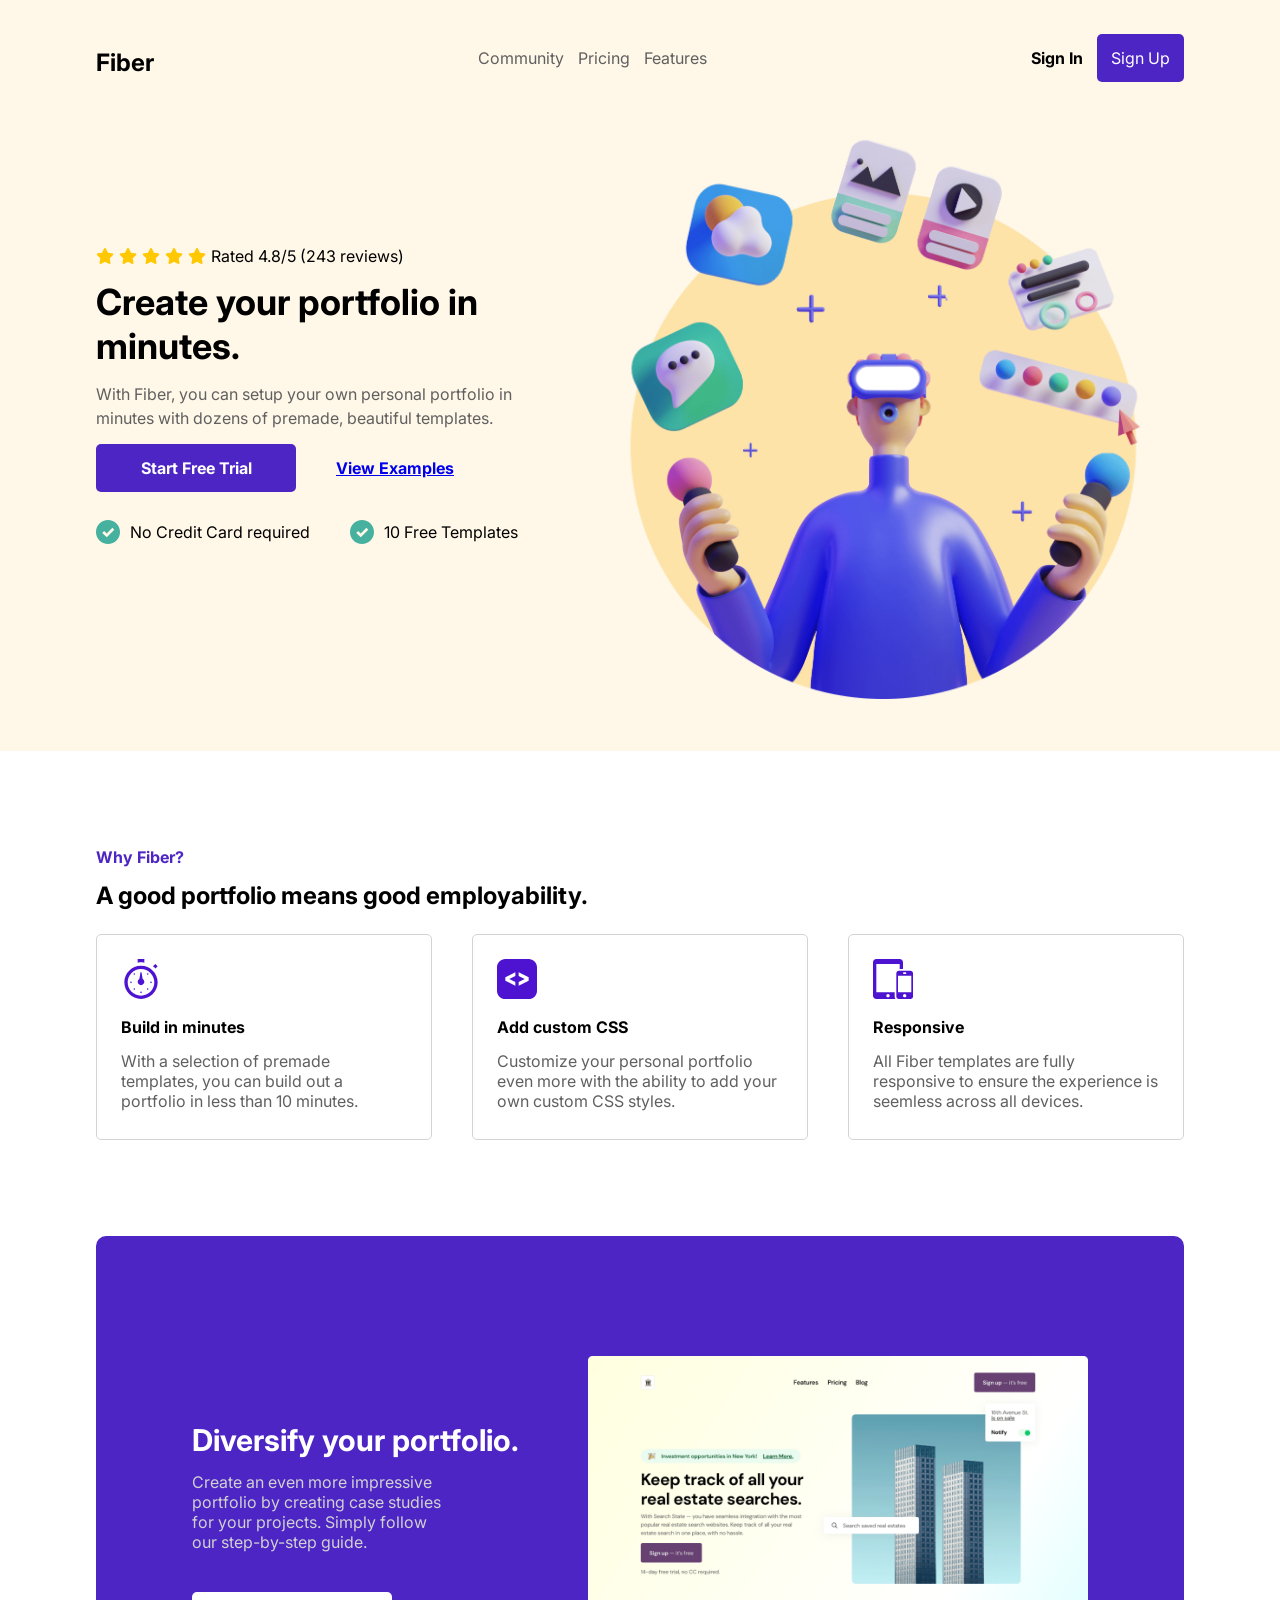
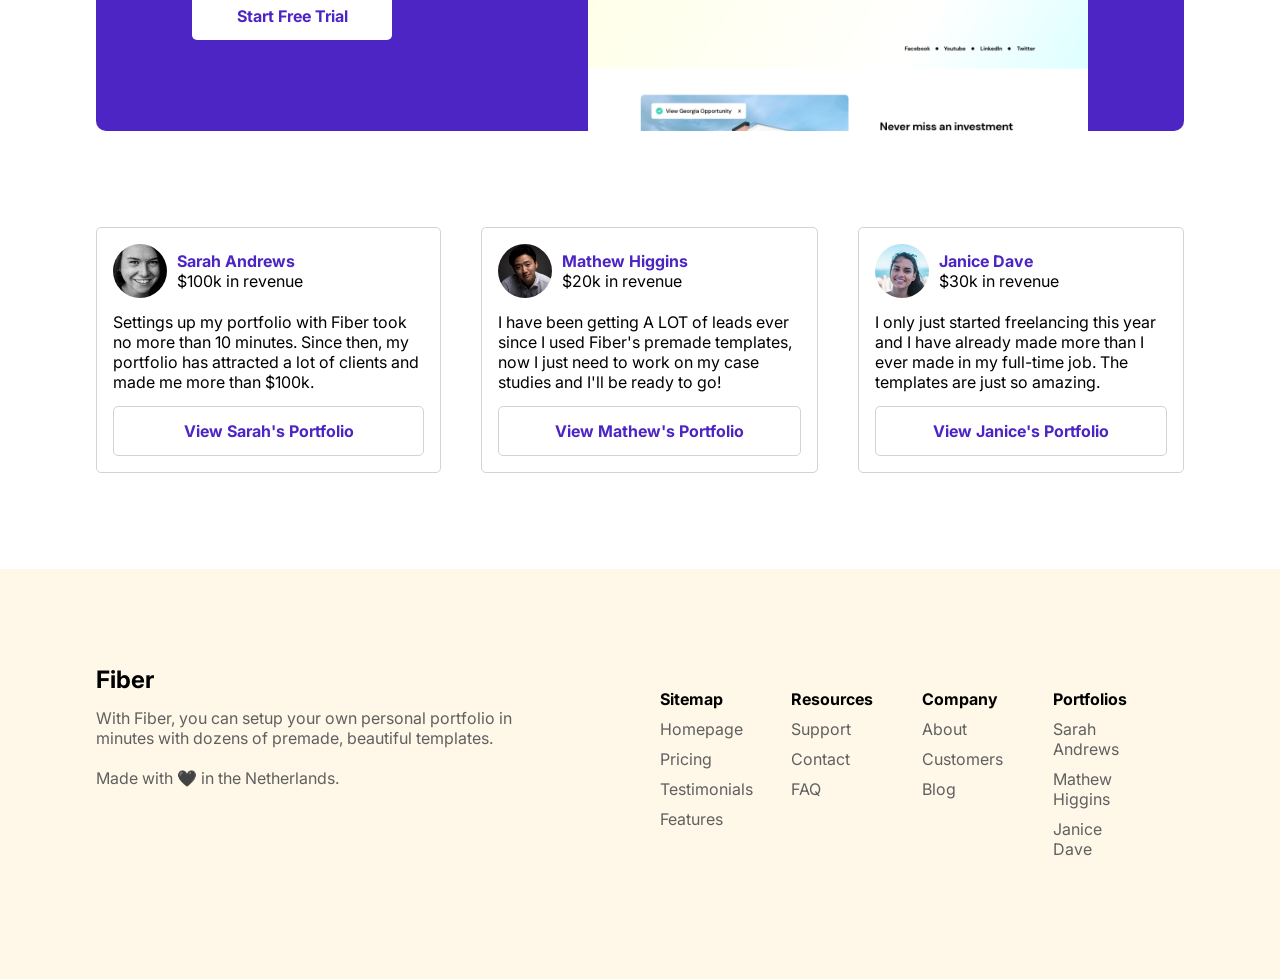
<file: assets/projects/Destaques/Fiber/index.html>
<!DOCTYPE html>
<html lang="pt-br">
  <head>
    <meta charset="UTF-8" />
    <meta name="viewport" content="width=device-width, initial-scale=1.0" />
    <link rel="stylesheet" href="Assets/estilos/mobile-first.css" />
    <link rel="stylesheet" href="Assets/estilos/mq-telas-grandes.css" />
    <link
      rel="stylesheet"
      href="https://cdnjs.cloudflare.com/ajax/libs/font-awesome/6.4.2/css/all.min.css"
    />
    <title>Fiber</title>
  </head>
  <body>
    <header>
        <!-- Navbar -->
      <nav>
        <div class="logo-burguer">
            <h1>Fiber</h1>
          <img src="Assets/Hamburger Menu.svg" alt="menu hamburguer" />
        </div>

        <ul>
          <li><a href="#">Community</a></li>
          <li><a href="#">Pricing</a></li>
          <li><a href="#">Features</a></li>
        </ul>

        <div id="links-comp">
          <ul>
            <li><a href="#">Sign In</a></li>
            <li><a id="btn" href="signup.html">Sign Up</a></li>
          </ul>
        </div>
      </nav>
        <!-- Bloco 1 -->
      <div id="card-1">
        <div class="initial-text">
          <div class="rated">
            <i class="fa-solid fa-star" style="color: #ffc800"></i>
            <i class="fa-solid fa-star" style="color: #ffc800"></i>
            <i class="fa-solid fa-star" style="color: #ffc800"></i>
            <i class="fa-solid fa-star" style="color: #ffc800"></i>
            <i class="fa-solid fa-star" style="color: #ffc800"></i>
            <p>Rated 4.8/5 (243 reviews)</p>
          </div>

          <section id="text-card-1">
            <h1>Create your portfolio in minutes.</h1>
            <p>
              With Fiber, you can setup your own personal portfolio in minutes
              with dozens of premade, beautiful templates.
            </p>
          </section>

          <div id="btn-link">
            <a id="btn" href="#">Start Free Trial</a>
            <a href="#">View Examples</a>
          </div>

          <div id="footer-card-1">
            <ul>
                <li>
                    <img src="Assets/Checkmark.svg" alt="checkmark green" />
                    No Credit Card required
                </li>
                <li>
                    <img src="Assets/Checkmark.svg" alt="checkmark green" />
                    10 Free Templates
                </li>
            </ul>
          </div>
        </div>

        <div class="img-card-1">
          <img
            src="Assets/hero-Illustration.png"
            alt="ilustração de homem com um dispositivo vr"
          />
        </div>
      </div>
    </header>

    <!-- Why Fiber -->
    <div class="why">
      <p>Why Fiber?</p>
      <h2>A good portfolio means good employability.</h2>
    </div>

    <!-- b-a-r -->
    <div class="b-a-r">
      <section>
        <img src="Assets/time.svg" alt="clock icon" />
        <h4>Build in minutes</h4>
        <p>
          With a selection of premade templates, you can build out a portfolio
          in less than 10 minutes.
        </p>
      </section>

      <section>
        <img src="Assets/code.svg" alt="clock icon" />
        <h4>Add custom CSS</h4>
        <p>
          Customize your personal portfolio even more with the ability to add
          your own custom CSS styles.
        </p>
      </section>

      <section>
        <img src="Assets/allSizes.svg" alt="clock icon" />
        <h4>Responsive</h4>
        <p>
          All Fiber templates are fully responsive to ensure the experience is
          seemless across all devices.
        </p>
      </section>
    </div>

    <!-- Bloco 2 -->
    <div id="card-2">
      <section id="text-card-2">
        <h2>Diversify your portfolio.</h2>
        <p>
          Create an even more impressive portfolio by creating case studies for
          your projects. Simply follow our step-by-step guide.
        </p>
        <div class="link-card-2">
          <a id="btn" href="#">Start Free Trial</a>
        </div>
      </section>

      <div class="img-card-2">
        <img src="Assets/Page Image.png" alt="page of website" />
      </div>
    </div>

    <!-- Comments -->
    <section id="all-comments">
      <article id="comment">
        <div class="img-name">
          <img src="Assets/User Avatar.svg" alt="woman avatar" />
          <div class="name-value">
            <h4>Sarah Andrews</h4>
            <span>$100k in revenue</span>
          </div>
        </div>
        <p>
          Settings up my portfolio with Fiber took no more than 10 minutes.
          Since then, my portfolio has attracted a lot of clients and made me
          more than $100k.
        </p>

        <div class="comment-links">
          <a href="#">View Sarah's Portfolio</a>
        </div>
      </article>

      <article id="comment">
        <div class="img-name">
          <img src="Assets/User Avatar 2.svg" alt="woman avatar" />
          <div class="name-value">
            <h4>Mathew Higgins</h4>
            <span>$20k in revenue</span>
          </div>
        </div>
        <p>
          I have been getting A LOT of leads ever since I used Fiber's premade
          templates, now I just need to work on my case studies and I'll be
          ready to go!
        </p>

        <div class="comment-links">
          <a href="#">View Mathew's Portfolio</a>
        </div>
      </article>

      <article id="comment">
        <div class="img-name">
          <img src="Assets/User Avatar 32.svg" alt="woman avatar" />
          <div class="name-value">
            <h4>Janice Dave</h4>
            <span>$30k in revenue</span>
          </div>
        </div>
        <p>
          I only just started freelancing this year and I have already made more
          than I ever made in my full-time job. The templates are just so
          amazing.
        </p>

        <div class="comment-links">
          <a href="#">View Janice's Portfolio</a>
        </div>
      </article>
    </section>

    <!-- Footer -->
    <footer>
      <section id="about">
        <h1>Fiber</h1>
        <p>
          With Fiber, you can setup your own personal portfolio in minutes with
          dozens of premade, beautiful templates.
        </p>
        <br />
        <span>Made with 🖤 in the Netherlands.</span>
      </section>

      <div class="footer-links">
        <section id="links">
          <h4>Sitemap</h4>
          <a href="#">Homepage</a><a href="#">Pricing</a
          ><a href="#">Testimonials</a><a href="#">Features</a>
        </section>

        <section id="links">
          <h4>Resources</h4>
          <a href="#">Support</a>
          <a href="#">Contact</a>
          <a href="#">FAQ</a>
        </section>

        <section id="links">
          <h4>Company</h4>
          <a href="#">About</a>
          <a href="#">Customers</a>
          <a href="#">Blog</a>
        </section>

        <section id="links">
          <h4>Portfolios</h4>
          <a href="#">Sarah Andrews</a>
          <a href="#">Mathew Higgins</a>
          <a href="#">Janice Dave</a>
        </section>
      </div>
    </footer>
  </body>
</html>
</file>
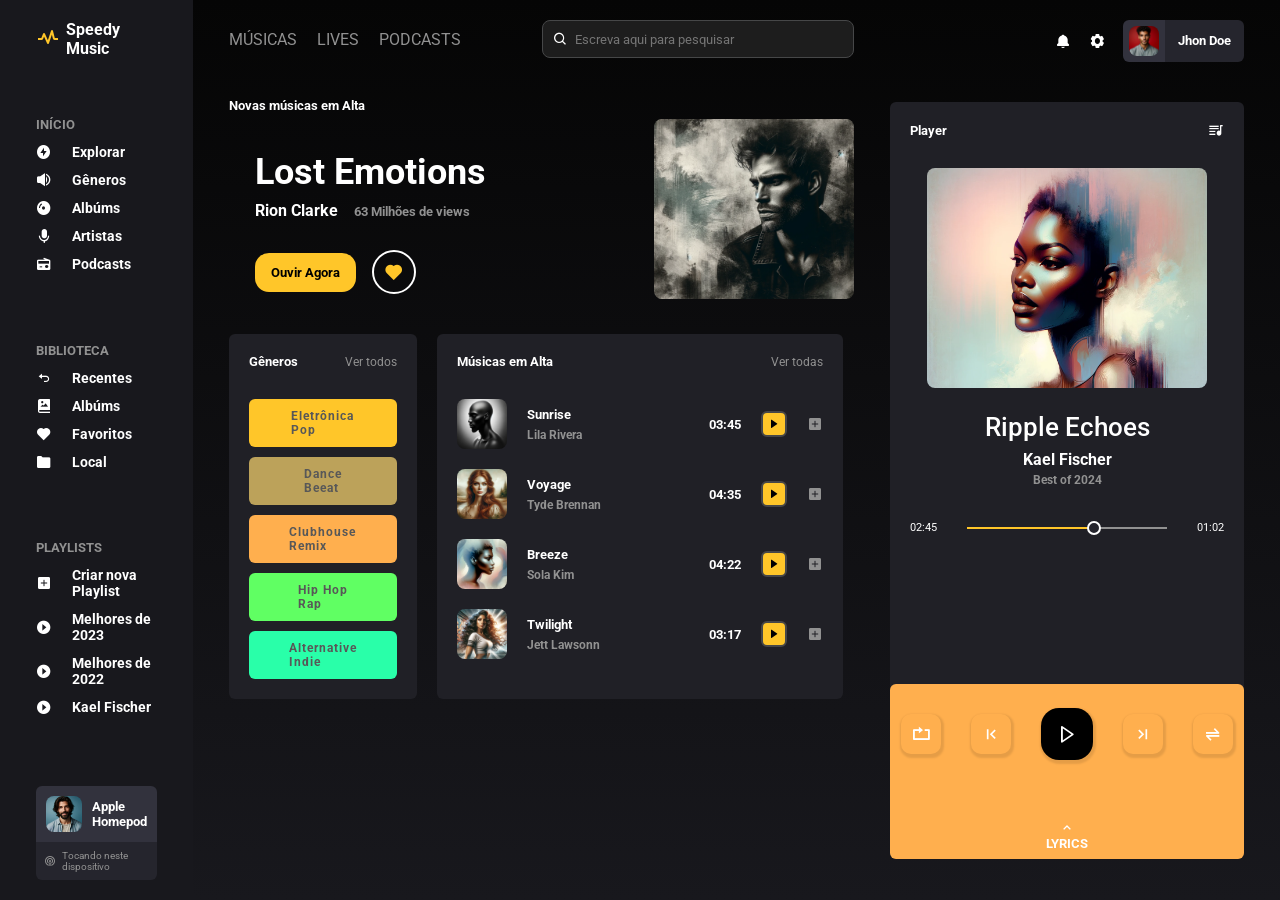
<file: assets/projects/Destaques/speedy-music/index.html>
<!DOCTYPE html>
<html lang="pt-br">
  <head>
    <meta charset="UTF-8" />
    <meta name="viewport" content="width=device-width, initial-scale=1.0" />
    <link
      href="https://unpkg.com/boxicons@2.1.4/css/boxicons.min.css"
      rel="stylesheet"
    />
    <link rel="stylesheet" href="assets/estilos/style.css" />
    <link rel="stylesheet" href="assets/estilos/mq-telas-menores.css" />
    <title>Speedy Music</title>
  </head>
  <body>
    <div class="container">
      <aside class="sidebar">
        <!-- Logo -->
        <div class="logo">
          <button class="menu-btn" id="menu-close">
            <i class="bx bx-log-out-circle"></i>
          </button>
          <i class="bx bx-pulse"></i>
          <a href="#">Speedy Music</a>
        </div>

        <!-- Menu -->
        <div class="menu">
          <h5>Início</h5>
          <ul>
            <li>
              <i class="bx bxs-bolt-circle"></i>
              <a href="#">Explorar</a>
            </li>
            <li>
              <i class="bx bxs-volume-full"></i>
              <a href="#">Gêneros</a>
            </li>
            <li>
              <i class="bx bxs-album"></i>
              <a href="#">Albúms</a>
            </li>
            <li>
              <i class="bx bxs-microphone"></i>
              <a href="#">Artistas</a>
            </li>
            <li>
              <i class="bx bxs-radio"></i>
              <a href="#">Podcasts</a>
            </li>
          </ul>
        </div>

        <!-- Library -->
        <div class="menu">
          <h5>Biblioteca</h5>
          <ul>
            <li>
              <i class="bx bx-undo"></i>
              <a href="#">Recentes</a>
            </li>
            <li>
              <i class="bx bxs-photo-album"></i>
              <a href="#">Albúms</a>
            </li>
            <li>
              <i class="bx bxs-heart"></i>
              <a href="#">Favoritos</a>
            </li>
            <li>
              <i class="bx bxs-folder"></i>
              <a href="#">Local</a>
            </li>
          </ul>
        </div>

        <!-- Playlist -->
        <div class="menu">
          <h5>Playlists</h5>
          <ul>
            <li>
              <i class="bx bxs-plus-square"></i>
              <a href="#">Criar nova Playlist</a>
            </li>
            <li>
              <i class="bx bxs-caret-right-circle"></i>
              <a href="#">Melhores de 2023</a>
            </li>
            <li>
              <i class="bx bxs-caret-right-circle"></i>
              <a href="#">Melhores de 2022</a>
            </li>
            <li>
              <i class="bx bxs-caret-right-circle"></i>
              <a href="#">Kael Fischer</a>
            </li>
          </ul>
        </div>

        <div class="playing">
          <div class="top">
            <img src="assets/current.png" alt="a smiley man" />
            <h4>
              Apple<br />
              Homepod
            </h4>
          </div>
          <div class="bottom">
            <i class="bx bx-podcast"></i>
            <p>Tocando neste dispositivo</p>
          </div>
        </div>
      </aside>

      <!-- Main -->
      <main>
        <header>
          <nav class="nav-links">
            <button class="menu-btn" id="menu-open">
              <i class="bx bx-menu"></i>
            </button>
            <a href="#">Músicas</a>
            <a href="#">Lives</a>
            <a href="#">Podcasts</a>
          </nav>

          <div class="search">
            <i class="bx bx-search"></i>
            <input type="text" placeholder="Escreva aqui para pesquisar" />
          </div>
        </header>

        <!-- Trending -->
        <div class="trending">
          <div class="left">
            <h5>Novas músicas em Alta</h5>
            <div class="info">
              <h2>Lost Emotions</h2>
              <h4>Rion Clarke</h4>
              <h5>63 Milhões de views</h5>
              <div class="buttons">
                <button>Ouvir Agora</button>
                <i class="bx bxs-heart"></i>
              </div>
            </div>
          </div>
          <img src="assets/trend.png" alt="album of artist man" />
        </div>

        <!-- Playlist -->
        <div class="playlist">
          <div class="genres">
            <div class="header">
              <h5>Gêneros</h5>
              <a href="#">Ver todos</a>
            </div>

            <div class="items">
              <div class="item">
                <p>Eletrônica<br />Pop</p>
              </div>
              <div class="item">
                <p>Dance<br />Beeat</p>
              </div>
              <div class="item">
                <p>Clubhouse<br />Remix</p>
              </div>
              <div class="item">
                <p>Hip Hop<br />Rap</p>
              </div>
              <div class="item">
                <p>Alternative<br />Indie</p>
              </div>
              <div class="item">
                <p>Classical<br />Period</p>
              </div>
            </div>
          </div>

          <!-- Music List -->
          <div class="music-list">
            <div class="header">
              <h5>Músicas em Alta</h5>
              <a href="#">Ver todas</a>
            </div>

            <div class="items">
              <div class="item">
                <div class="info">
                  <p>01</p>
                  <img src="assets/song-1.png" alt="" />
                  <div class="details">
                    <h5>Sunrise</h5>
                    <p>Lila Rivera</p>
                  </div>
                </div>
                <div class="actions">
                  <p>03:45</p>
                  <div class="icon">
                    <i class="bx bxs-right-arrow"></i>
                  </div>
                  <i class="bx bxs-plus-square"></i>
                </div>
              </div>

              <div class="item">
                <div class="info">
                  <p>02</p>
                  <img src="assets/song-2.png" alt="" />
                  <div class="details">
                    <h5>Voyage</h5>
                    <p>Tyde Brennan</p>
                  </div>
                </div>
                <div class="actions">
                  <p>04:35</p>
                  <div class="icon">
                    <i class="bx bxs-right-arrow"></i>
                  </div>
                  <i class="bx bxs-plus-square"></i>
                </div>
              </div>
              <div class="item">
                <div class="info">
                  <p>03</p>
                  <img src="assets/song-3.png" alt="" />
                  <div class="details">
                    <h5>Breeze</h5>
                    <p>Sola Kim</p>
                  </div>
                </div>
                <div class="actions">
                  <p>04:22</p>
                  <div class="icon">
                    <i class="bx bxs-right-arrow"></i>
                  </div>
                  <i class="bx bxs-plus-square"></i>
                </div>
              </div>

              <div class="item">
                <div class="info">
                  <p>04</p>
                  <img src="assets/song-4.png" alt="" />
                  <div class="details">
                    <h5>Twilight</h5>
                    <p>Jett Lawsonn</p>
                  </div>
                </div>
                <div class="actions">
                  <p>03:17</p>
                  <div class="icon">
                    <i class="bx bxs-right-arrow"></i>
                  </div>
                  <i class="bx bxs-plus-square"></i>
                </div>
              </div>
            </div>
          </div>
        </div>
      </main>

      <!-- Right section -->
      <div class="right-section">
        <div class="profile">
          <i class="bx bxs-bell"></i>
          <i class="bx bxs-cog"></i>
          <div class="user">
            <div class="left">
              <img src="assets/profile.png" alt="just a man look to front" />
            </div>
            <div class="right">
              <h5>Jhon Doe</h5>
            </div>
          </div>
        </div>

        <!-- Music Player -->
        <div class="music-player">
          <div class="top-section">
            <div class="header">
              <h5>Player</h5>
              <i class="bx bxs-playlist"></i>
            </div>
            <div class="song-info">
              <img src="assets/player.png" alt="a woman" />
              <div class="description">
                <h3>Ripple Echoes</h3>
                <h5>Kael Fischer</h5>
                <p>Best of 2024</p>
              </div>
              <div class="progress">
                <p>02:45</p>
                <div class="active-line"></div>
                <div class="deactive-line"></div>
                <p>01:02</p>
              </div>
            </div>
          </div>

          <div class="player-actions">
            <div class="buttons">
              <i class="bx bx-repeat"></i>
              <i class="bx bx-first-page"></i>
              <i class="bx bx-right-arrow play-button"></i>
              <i class="bx bx-last-page"></i>
              <i class="bx bx-transfer-alt"></i>
            </div>

            <div class="lyrics">
              <i class="bx bx-chevron-up"></i>
              <h5>LYRICS</h5>
            </div>
          </div>
        </div>
      </div>
    </div>

    <script src="assets/script/script.js"></script>
  </body>
</html>
</file>
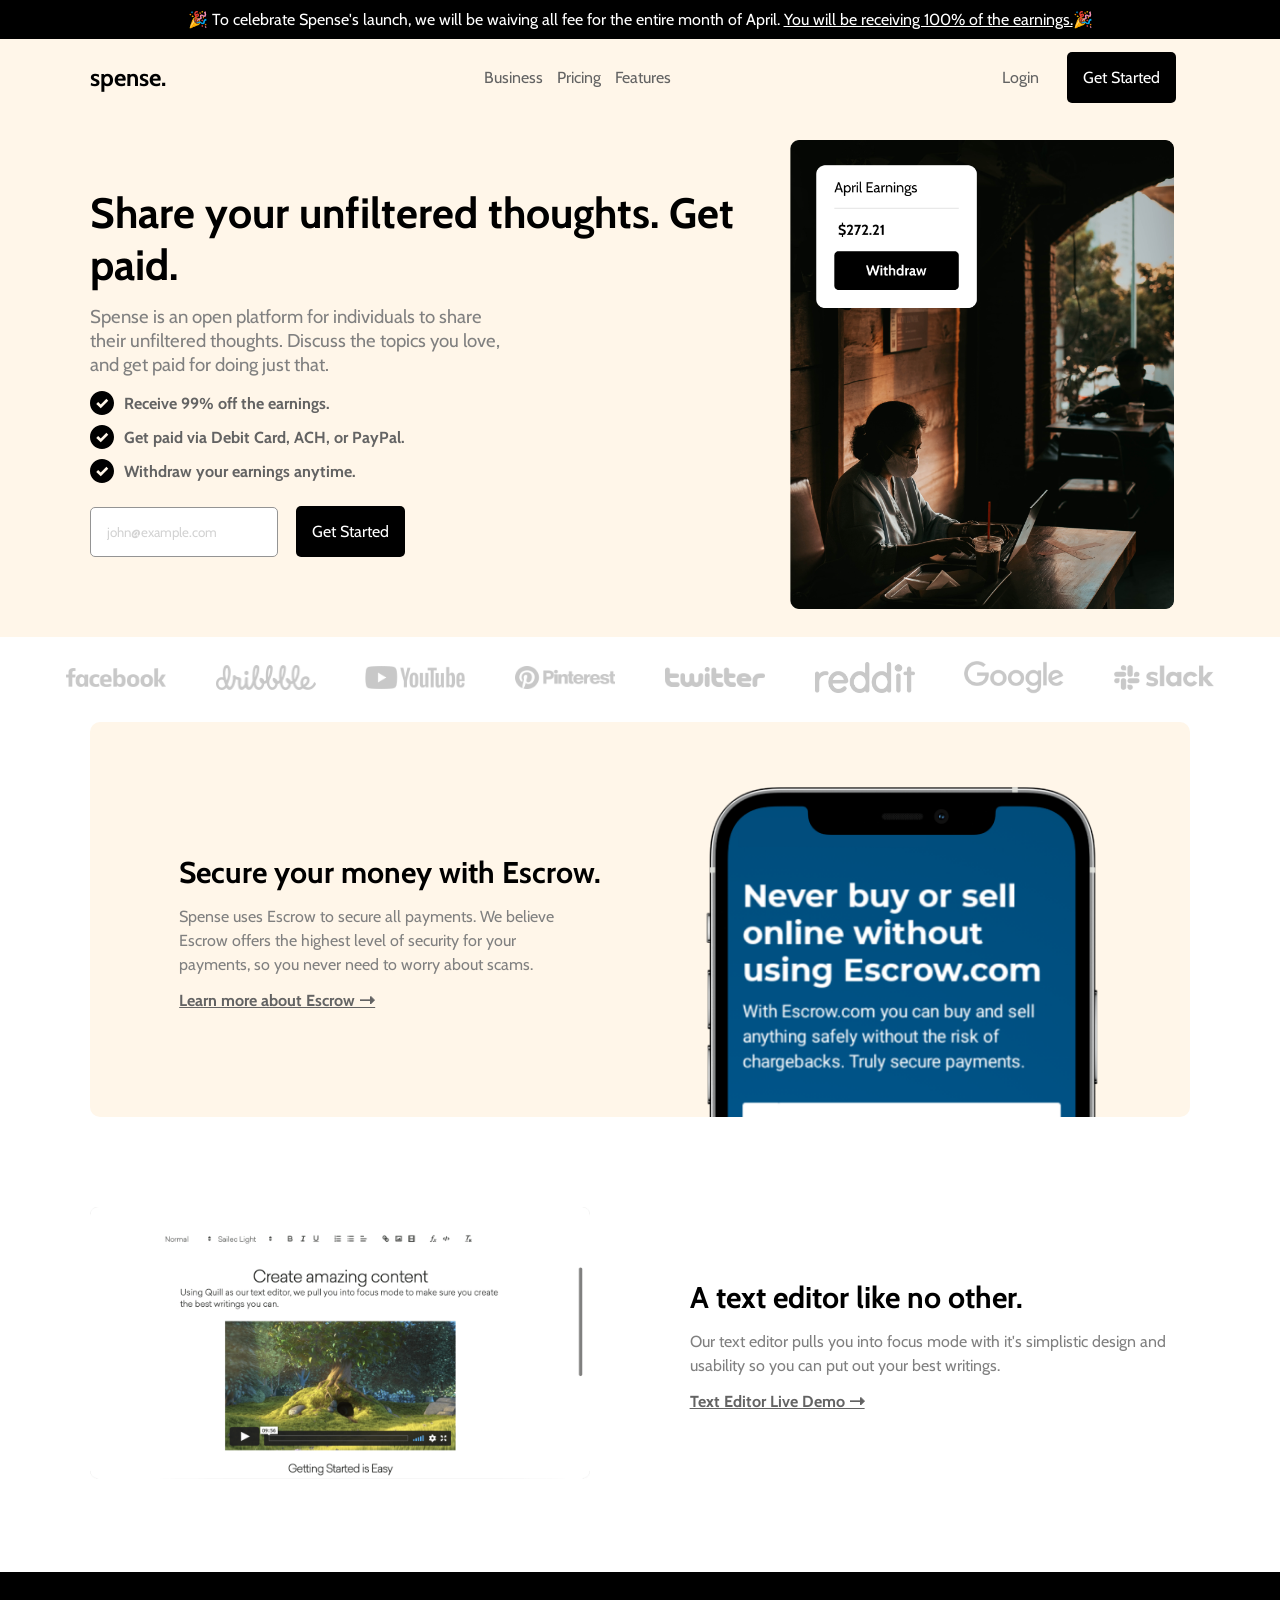
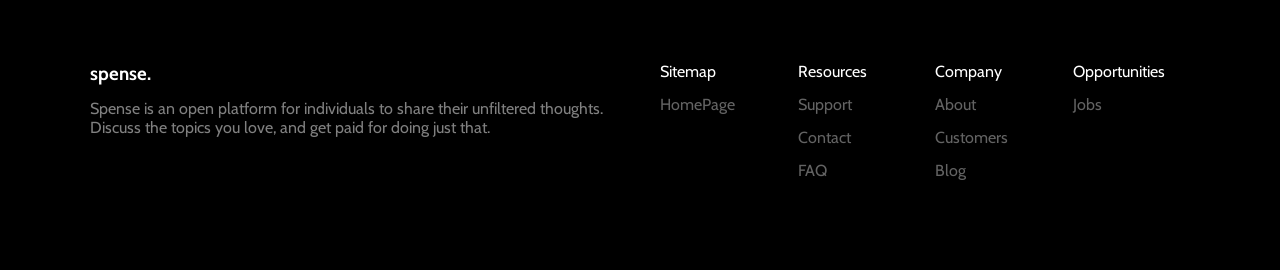
<file: assets/projects/Destaques/Spense/index.html>
<!DOCTYPE html>
<html lang="pt-br">
<head>
    <meta charset="UTF-8">
    <meta name="viewport" content="width=device-width, initial-scale=1.0">
    <link rel="stylesheet" href="./Assets/estilos/mobile-first.css">
    <link rel="stylesheet" href="./Assets/estilos/mq-telas-grandes.css">
    <title>Spense.</title>
</head>
<body>
    <!-- Top Text -->
    <div id="top-text">
        <p>&#127881; To celebrate Spense's launch, we will be waiving all fee for the entire month of April.
             <span>
                <u>You will be receiving 100% of the earnings.</u>&#127881;
            </span>
        </p>
    </div>

    <!-- Header -->
    <header>
        <!-- Navbar -->
        <section id="navigation">
            <nav>
                <div id="logo-burguer">
                    <p>spense.</p>
                    <img src="Assets/Hamburger Menu.svg" alt="menu Hamburger icon">
                </div>
                <ul>
                    <li><a href="#">Business</a></li>
                    <li><a href="#">Pricing</a></li>
                    <li><a href="#">Features</a></li>
                </ul>
                <ul>
                    <li><a href="#">Login</a></li>
                    <li><a href="#" id="btn">Get Started</a></li>
                </ul>
            </nav>
        </section>

        <!-- Bloco 1 -->
        <section id="first-block">
            <div class="first-block-text">
                <h1>Share your unfiltered thoughts. Get paid.</h1>
                <p>
                    Spense is an open platform for individuals to share their unfiltered thoughts. Discuss the topics you love, and get paid for doing <span class="italic-text">just</span> that.
                </p>
                <div class="list-first-block">
                    <ul>
                        <li><img src="Assets/Checkmark.svg" alt="checkmark icon">Receive 99% off the earnings.</li>
                        <li><img src="Assets/Checkmark.svg" alt="checkmark icon">Get paid via Debit Card, ACH, or PayPal.</li>
                        <li><img src="Assets/Checkmark.svg" alt="checkmark icon">Withdraw your earnings anytime.</li>
                    </ul>
                </div>
                <div class="formulary">
                    <form action="#" method="post">
                        <input type="email" name="email" id="email" placeholder="john@example.com">
                        <label for="email"></label>
                        <a href="#" id="btn">Get Started</a>
                    </form>
                </div>
            </div>
            
            <div id="first-block-img">
                <picture>
                    <source media="(max-width: 768px)" srcset="Assets/HI-M.png" type="image/png">
                    <source media="(max-width: 1199px)" srcset="Assets/HI-T.png" type="image/png">
                    <img src="Assets/HI-D.png" alt="imagem de um senhora mexendo no notebook dentro de um estabelecimento">
                </picture>
            </div>
        </section>
    </header>

    <!-- Logo das Marcas -->
    <div id="logos">
        <div class="facebook">
            <img src="Assets/Facebook Logo.png" alt="Facebook Logo">
        </div>
        <div class="dribbble">
            <img src="Assets/Dribbble Logo.png" alt="Dribbble Logo">
        </div>
        <div class="youtube">
            <img src="Assets/Youtube Logo.png" alt="Youtube Logo">
        </div>
        <div class="pinterest">
            <img src="Assets/Pinterest Logo.png" alt="Pinterest Logo">
        </div>
        <div class="twitter">
            <img src="Assets/Twitter Logo.png" alt="Twitter Logo">
        </div>
        <div class="reddit">
            <img src="Assets/Reddit Logo.png" alt="Reddit Logo">
        </div>
        <div class="google">
            <img src="Assets/Google Logo.png" alt="Google Logo">
        </div>
        <div class="slack">
            <img src="Assets/Slack Logo.png" alt="Slack Logo">
        </div>
    </div>

    <!-- Bloco 2 -->
    <section id="second-block">
        <div class="second-block-text">
            <h2>Secure your money with Escrow.</h2>
            <p>
                Spense uses Escrow to secure all payments. We believe Escrow offers the highest level of security for your payments, so you never need to worry about scams.
            </p>
            <a href="#">Learn more about Escrow &#129042;</a>
        </div>

        <picture class="second-block-img">
            <source media="(max-width: 768px)" srcset="Assets/PH-M.png" type="image/png">
            <source media="(max-width: 1024px)" srcset="Assets/PH-T.png" type="image/png">
            <img src="Assets/PH-D.png" alt="imagem de um mockup do iPhone">
        </picture>
    </section>

    <!-- Aside -->
    <aside>
        <section id="block-thirdy">
            <div class="bloco-thirdy-img">
                <img src="Assets/Text Editor.png" alt="foto de um editor de texto">
            </div>

            <article class="bloco-thirdy-text">
                <h3>A text editor like no other.</h3>
                <p>
                    Our text editor pulls you into focus mode with it's simplistic design and usability so you can put out your best writings.
                </p>
                <a href="#">Text Editor Live Demo &#129042;</a>
            </article>
        </section>
    </aside>

    <!-- Footer -->
    <footer>
        <section id="about-spense">
            <h3>spense.</h3>
            <p>
                Spense is an open platform for individuals to share their unfiltered thoughts. Discuss the topics you love, and get paid for doing <span class="italic-text">just</span> that.
            </p>
        </section>
        
        <div id="footer-links">
            <div class="links">
                <p>Sitemap</p>
                <a href="#">HomePage</a>
            </div>
            <div class="links">
                <p>Resources</p>
                <a href="#">Support</a>
                <a href="#">Contact</a>
                <a href="#">FAQ</a>
            </div>
            <div class="links">
                <p>Company</p>
                <a href="#">About</a>
                <a href="#">Customers</a>
                <a href="#">Blog</a>
            </div>
            <div class="links">
                <p>Opportunities</p>
                <a href="#">Jobs</a>
            </div>
        </div>
    </footer>
</body>
</html>
</file>
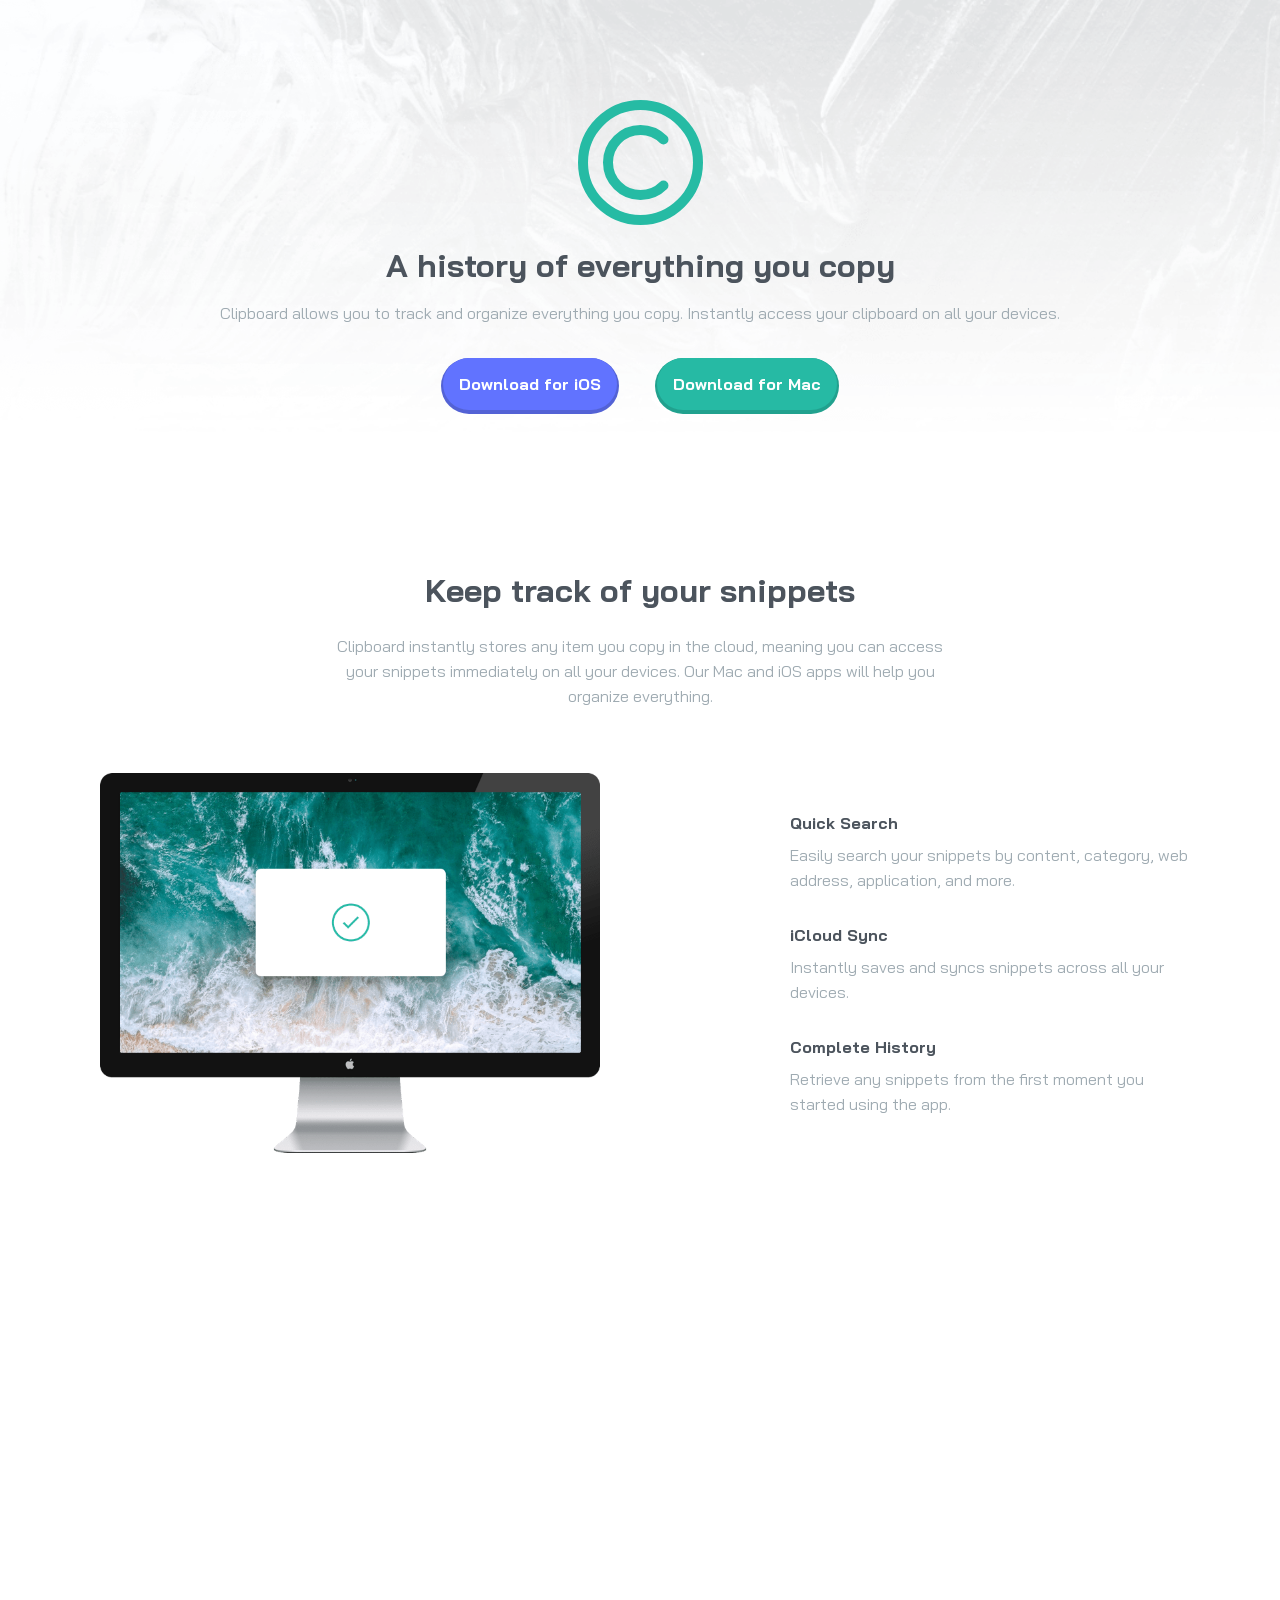
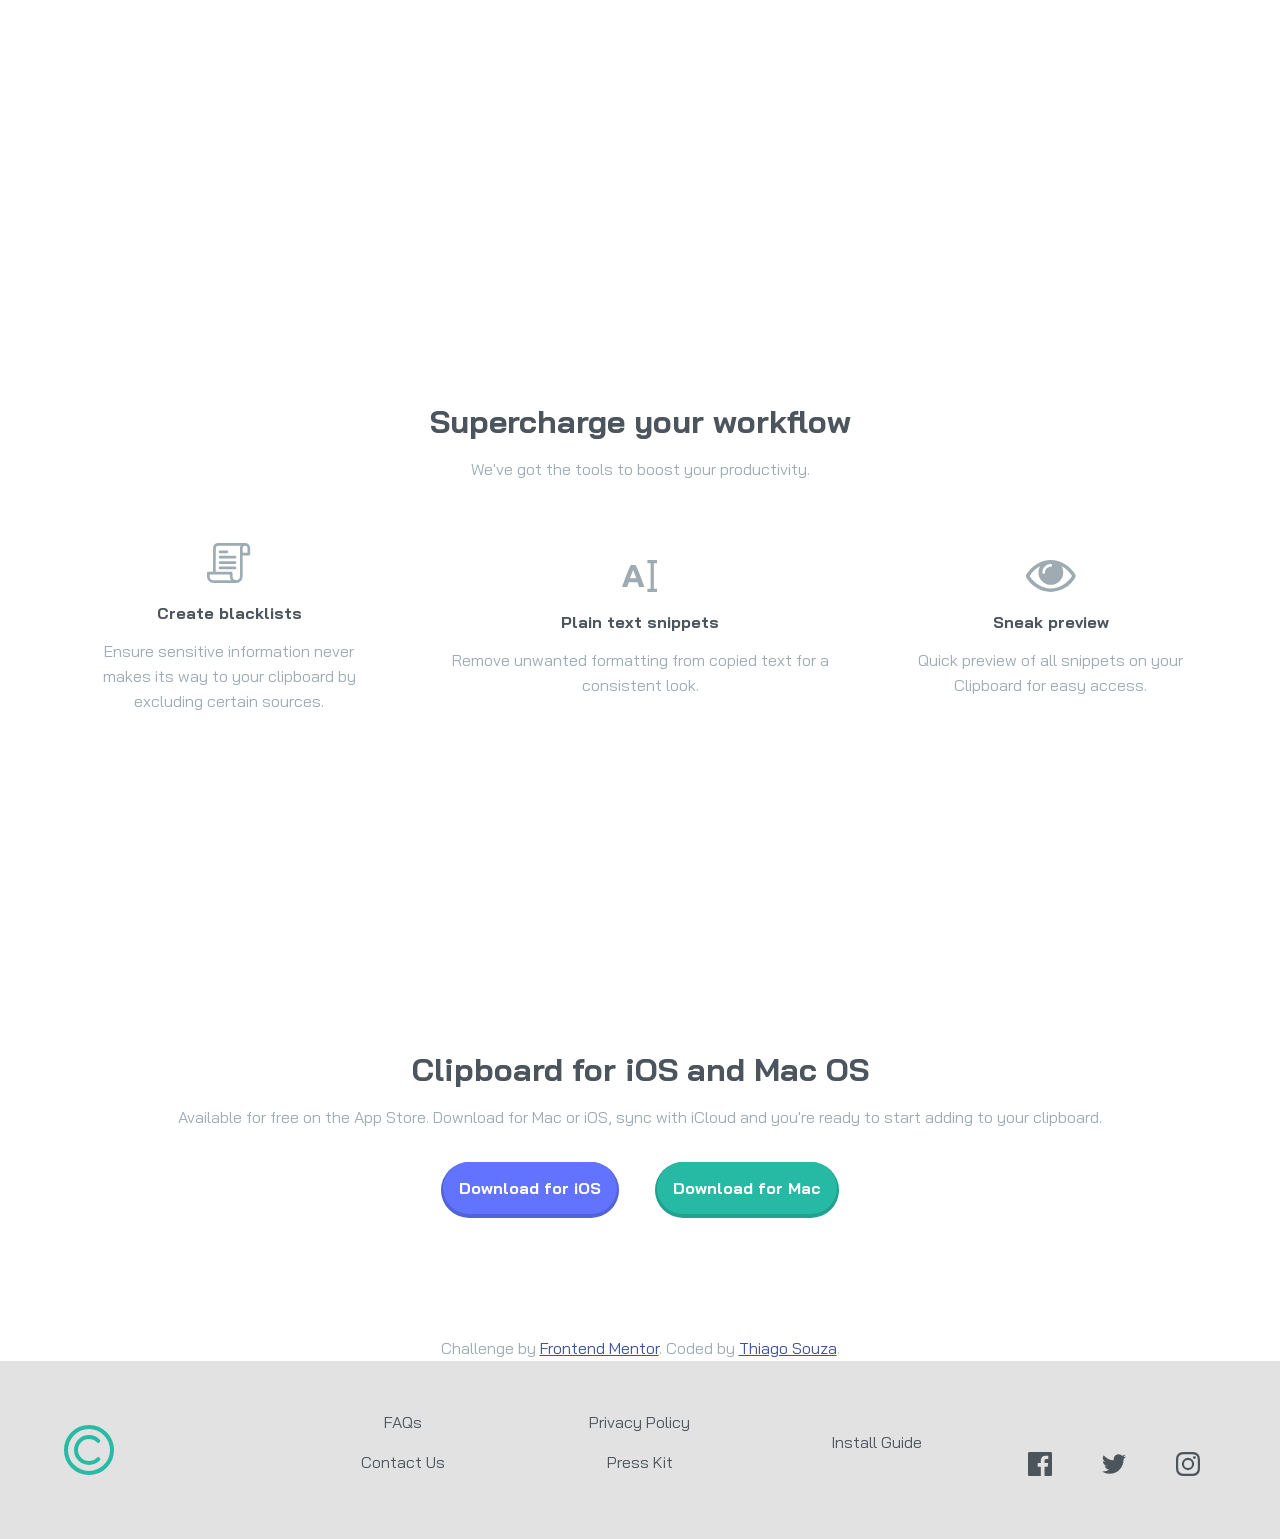
<file: assets/projects/Frontend-Mentor/clipboard-landing-page/index.html>
<!DOCTYPE html>
<html lang="pt-br">
  <head>
    <meta charset="UTF-8" />
    <meta name="viewport" content="width=device-width, initial-scale=1.0" />
    <link
      rel="icon"
      type="image/png"
      sizes="32x32"
      href="./images/favicon-32x32.png"
    />
    <link rel="stylesheet" href="assets/estilos/mobile-first.css" />

    <title>Clipboard Landing Page</title>

    <style>
      .attribution {
        text-align: center;
      }
      .attribution a {
        color: hsl(228, 45%, 44%);
      }
    </style>
  </head>
  <body>
    <!-- Header -->
    <header>
      <div class="logotipo">
        <svg width="125" height="125" xmlns="http://www.w3.org/2000/svg">
          <g stroke="#26BBA4" stroke-width="10" fill="none" fill-rule="evenodd">
            <circle cx="62.5" cy="62.5" r="57.5" />
            <path
              d="M85.481 85.481c-12.692 12.692-33.27 12.692-45.962 0s-12.692-33.27 0-45.962 33.27-12.692 45.962 0"
              stroke-linecap="round"
            />
          </g>
        </svg>
      </div>

      <!-- Text Header -->
      <div class="textHeader">
        <h1>A history of everything you copy</h1>
        <p>
          Clipboard allows you to track and organize everything you copy.
          Instantly access your clipboard on all your devices.
        </p>

        <div class="downloadButtons">
          <button class="foriOS" type="submit">Download for iOS</button>
          <button class="forMac" type="submit">Download for Mac</button>
        </div>
      </div>
    </header>

    <!-- Top text Mac Monitor -->
    <section id="keepTrack">
      <h3>Keep track of your snippets</h3>
      <p>
        Clipboard instantly stores any item you copy in the cloud, meaning you
        can access your snippets immediately on all your devices. Our Mac and
        iOS apps will help you organize everything.
      </p>
    </section>

    <section id="macSection">
      <div class="imgMac">
        <img
          src="assets/images/image-computer.png"
          alt="Image of Mac Monitor"
        />
      </div>

      <div class="listMac">
        <div class="listMacSection">
          <h4>Quick Search</h4>
          <p>
            Easily search your snippets by content, category, web address,
            application, and more.
          </p>
        </div>
        <div class="listMacSection">
          <h4>iCloud Sync</h4>
          <p>Instantly saves and syncs snippets across all your devices.</p>
        </div>
        <div class="listMacSection">
          <h4>Complete History</h4>
          <p>
            Retrieve any snippets from the first moment you started using the
            app.
          </p>
        </div>
      </div>
    </section>

    <!-- Devices -->
    <section id="devices">
      <div class="imgDevices">
        <img
          src="assets/images/image-devices.png"
          alt="image of tablet and iphone"
        />
      </div>
      <div id="accessClipboard">
        <h3>Access Clipboard anywhere</h3>
        <p>
          Whether you're on the go, or at your computer, you can access all your
          Clipboard snippets in a few simple clicks.
        </p>
      </div>
    </section>

    <div id="supercharge">
      <h3>Supercharge your workflow</h3>
      <p>We've got the tools to boost your productivity.</p>
    </div>

    <aside>
      <section id="cps">
        <div class="createBlacklists">
          <div class="cpsImg">
            <svg width="44" height="40" xmlns="http://www.w3.org/2000/svg">
              <g fill="#9EABB2" fill-rule="nonzero">
                <path
                  d="M11.07 0C8.353 0 6.14 2.192 6.14 4.876l-.179 25.278 2.69.02.179-25.289c0-1.21 1.005-2.196 2.24-2.196h27.027V0H11.071z"
                />
                <path
                  d="M38.097 0a5.115 5.115 0 00-5.11 5.11v28.37c0 2.052-1.668 3.72-3.72 3.72a3.725 3.725 0 01-3.72-3.72V30.21c0-.743-.601-1.345-1.344-1.345H1.345C.602 28.864 0 29.466 0 30.21v3.272a6.417 6.417 0 006.41 6.409V37.2a3.724 3.724 0 01-3.72-3.72v-1.927h20.168v1.928a6.417 6.417 0 006.41 6.409 6.417 6.417 0 006.409-6.41V12.46h6.185c.743 0 1.345-.602 1.345-1.345V5.11A5.115 5.115 0 0038.097 0zm2.42 9.77h-4.84V5.11a2.423 2.423 0 012.42-2.42 2.423 2.423 0 012.42 2.42v4.66z"
                />
                <path
                  d="M6.14 37.201h22.813v2.689H6.14zM19.99 7.485h-6.947a1.345 1.345 0 100 2.69h6.947a1.345 1.345 0 100-2.69zM28.057 12.863H13.043a1.345 1.345 0 100 2.69h15.014a1.345 1.345 0 100-2.69zM28.057 18.242H13.043a1.345 1.345 0 100 2.69h15.014a1.344 1.344 0 100-2.69zM28.057 23.62H13.043a1.345 1.345 0 100 2.69h15.014a1.345 1.345 0 100-2.69z"
                />
              </g>
            </svg>
          </div>
          <h4>Create blacklists</h4>
          <p>
            Ensure sensitive information never makes its way to your clipboard
            by excluding certain sources.
          </p>
        </div>
        <div class="planTextSnippets">
          <div class="cpsImg">
            <svg width="36" height="32" xmlns="http://www.w3.org/2000/svg">
              <path
                d="M17.872 14.736a235.39 235.39 0 012.192 5.744c.746 2.027 1.536 4.24 2.368 6.64h-5.344a44.4 44.4 0 00-.784-2.368c-.288-.81-.57-1.632-.848-2.432h-8.64c-.278.8-.56 1.621-.848 2.432a44.4 44.4 0 00-.784 2.368H0a371.54 371.54 0 012.368-6.644 233.104 233.104 0 012.192-5.748 206.71 206.71 0 012.112-5.112c.693-1.61 1.413-3.136 2.16-4.736H13.6c.725 1.6 1.44 3.125 2.144 4.736.704 1.61 1.413 3.328 2.128 5.12zM7.968 18.32h6.303c-.34-.96-.671-1.878-.991-2.752a94.407 94.407 0 00-.912-2.4c-.288-.725-.539-1.365-.752-1.92-.214-.555-.384-.992-.512-1.313-.107.32-.267.758-.48 1.313a1241.872 1241.872 0 00-1.648 4.32c-.331.874-.667 1.792-1.008 2.752zM35.04 3.2h-3.2v25.6h3.2V32h-9.6v-3.2h3.2V3.2h-3.2V0h9.6v3.2z"
                fill="#9EABB2"
                fill-rule="nonzero"
              />
            </svg>
          </div>
          <h4>Plain text snippets</h4>
          <p>
            Remove unwanted formatting from copied text for a consistent look.
          </p>
        </div>
        <div class="sneakPreview">
          <div class="cpsImg">
            <svg width="50" height="32" xmlns="http://www.w3.org/2000/svg">
              <path
                d="M49.059 14.072c-2.585-4.227-6.06-7.623-10.424-10.188C34.27 1.318 29.66.035 24.806.035c-4.854 0-9.464 1.283-13.829 3.849C6.612 6.449 3.137 9.845.554 14.072c-.37.646-.554 1.283-.554 1.91 0 .628.185 1.265.554 1.91 2.583 4.227 6.058 7.624 10.423 10.189 4.365 2.565 8.975 3.847 13.83 3.847 4.853 0 9.463-1.277 13.828-3.833 4.365-2.557 7.84-5.957 10.424-10.202.369-.646.553-1.283.553-1.91 0-.628-.184-1.265-.553-1.911zM18.867 6.5c1.652-1.652 3.631-2.478 5.939-2.478.369 0 .683.13.941.388.258.258.388.572.388.941 0 .37-.13.683-.387.941a1.28 1.28 0 01-.942.388c-1.587 0-2.944.563-4.07 1.689-1.126 1.126-1.688 2.482-1.688 4.07 0 .369-.13.683-.388.941a1.28 1.28 0 01-.941.388c-.37 0-.683-.13-.942-.388a1.282 1.282 0 01-.388-.942c0-2.306.827-4.286 2.478-5.938zm17.969 18.522c-3.701 2.242-7.71 3.364-12.03 3.364-4.319 0-8.329-1.121-12.03-3.364-3.7-2.243-6.777-5.256-9.232-9.04 2.805-4.356 6.321-7.614 10.548-9.773a12.099 12.099 0 00-1.689 6.23c0 3.414 1.214 6.334 3.64 8.762 2.428 2.427 5.349 3.64 8.763 3.64 3.415 0 6.335-1.213 8.762-3.64 2.428-2.427 3.641-5.348 3.641-8.763 0-2.233-.563-4.31-1.689-6.229 4.227 2.16 7.743 5.418 10.548 9.773-2.454 3.784-5.532 6.797-9.232 9.04z"
                fill="#9EABB2"
                fill-rule="nonzero"
              />
            </svg>
          </div>
          <h4>Sneak preview</h4>
          <p>
            Quick preview of all snippets on your Clipboard for easy access.
          </p>
        </div>
      </section>

      <!-- Logo -->
      <section id="logos">
        <div class="google">
          <img src="assets/images/logo-google.png" alt="google logo" />
        </div>

        <div class="ibm">
          <img src="assets/images/logo-ibm.png" alt="ibm logo" />
        </div>

        <div class="microsoft">
          <img src="assets/images/logo-microsoft.png" alt="microsoft logo" />
        </div>

        <div class="hewlett">
          <img src="assets/images/logo-hp.png" alt="hp logo" />
        </div>

        <div class="vector">
          <img src="assets/images/logo-vector-graphics.png" alt="vector logo" />
        </div>
      </section>

      <div class="iosAndMac">
        <div class="textIosAndMac">
          <h3>Clipboard for iOS and Mac OS</h3>
          <p>
            Available for free on the App Store. Download for Mac or iOS, sync
            with iCloud and you're ready to start adding to your clipboard.
          </p>
        </div>

        <div class="downloadButtons">
          <button class="foriOS" type="submit">Download for iOS</button>
          <button class="forMac" type="submit">Download for Mac</button>
        </div>
      </div>
    </aside>

    <!-- Attribuition -->
    <p class="attribution">
      Challenge by
      <a href="https://www.frontendmentor.io?ref=challenge" target="_blank"
        >Frontend Mentor</a
      >. Coded by
      <a href="https://www.instagram.com/th_ntc/" target="_blank"
        >Thiago Souza</a
      >.
    </p>

    <footer>
      <img src="assets/images/logo.svg" alt="" />

      <div class="links1">
        <a href="#">FAQs</a>
        <a href="#">Contact Us</a>
      </div>
      <div class="links2">
        <a href="#">Privacy Policy</a>
        <a href="#">Press Kit</a>
      </div>
      <div class="links3">
        <a href="#">Install Guide</a>
      </div>

      <div class="icons">
        <!-- facebook icon -->
        <a href="https://www.facebook.com/profile.php?id=100087311037203" target="_blank"
          ><svg width="24" height="24" xmlns="http://www.w3.org/2000/svg">
            <path
              d="M22.675 0H1.325C.593 0 0 .593 0 1.325v21.351C0 23.407.593 24 1.325 24H12.82v-9.294H9.692v-3.622h3.128V8.413c0-3.1 1.893-4.788 4.659-4.788 1.325 0 2.463.099 2.795.143v3.24l-1.918.001c-1.504 0-1.795.715-1.795 1.763v2.313h3.587l-.467 3.622h-3.12V24h6.116c.73 0 1.323-.593 1.323-1.325V1.325C24 .593 23.407 0 22.675 0z"
              fill="#4C545C"
              fill-rule="nonzero"
            /></svg
        ></a>
        <!-- twitter icon -->
        <a href="https://www.twitter.com/speedyx02" target="_blank"
          ><svg width="24" height="20" xmlns="http://www.w3.org/2000/svg">
            <path
              d="M24 2.557a9.83 9.83 0 01-2.828.775A4.932 4.932 0 0023.337.608a9.864 9.864 0 01-3.127 1.195A4.916 4.916 0 0016.616.248c-3.179 0-5.515 2.966-4.797 6.045A13.978 13.978 0 011.671 1.149a4.93 4.93 0 001.523 6.574 4.903 4.903 0 01-2.229-.616c-.054 2.281 1.581 4.415 3.949 4.89a4.935 4.935 0 01-2.224.084 4.928 4.928 0 004.6 3.419A9.9 9.9 0 010 17.54a13.94 13.94 0 007.548 2.212c9.142 0 14.307-7.721 13.995-14.646A10.025 10.025 0 0024 2.557z"
              fill="#4C545C"
              fill-rule="nonzero"
            /></svg
        ></a>
        <!-- instagram icon -->
        <a href="https://www.instagram.com/th_ntc" target="_blank"
          ><svg width="24" height="24" xmlns="http://www.w3.org/2000/svg">
            <path
              d="M12 2.163c3.204 0 3.584.012 4.85.07 3.252.148 4.771 1.691 4.919 4.919.058 1.265.069 1.645.069 4.849 0 3.205-.012 3.584-.069 4.849-.149 3.225-1.664 4.771-4.919 4.919-1.266.058-1.644.07-4.85.07-3.204 0-3.584-.012-4.849-.07-3.26-.149-4.771-1.699-4.919-4.92-.058-1.265-.07-1.644-.07-4.849 0-3.204.013-3.583.07-4.849.149-3.227 1.664-4.771 4.919-4.919 1.266-.057 1.645-.069 4.849-.069zM12 0C8.741 0 8.333.014 7.053.072 2.695.272.273 2.69.073 7.052.014 8.333 0 8.741 0 12c0 3.259.014 3.668.072 4.948.2 4.358 2.618 6.78 6.98 6.98C8.333 23.986 8.741 24 12 24c3.259 0 3.668-.014 4.948-.072 4.354-.2 6.782-2.618 6.979-6.98.059-1.28.073-1.689.073-4.948 0-3.259-.014-3.667-.072-4.947-.196-4.354-2.617-6.78-6.979-6.98C15.668.014 15.259 0 12 0zm0 5.838a6.162 6.162 0 100 12.324 6.162 6.162 0 000-12.324zM12 16a4 4 0 110-8 4 4 0 010 8zm6.406-11.845a1.44 1.44 0 100 2.881 1.44 1.44 0 000-2.881z"
              fill="#4C545C"
              fill-rule="nonzero"
            /></svg
        ></a>
      </div>
    </footer>

    <script>
      window.addEventListener("scroll", function () {
        var elementos = document.querySelectorAll(
          "#macSection, #devices, #logos"
        );
        for (var i = 0; i < elementos.length; i++) {
          var elemento = elementos[i];
          var posicao = elemento.getBoundingClientRect();
          var altura = window.innerHeight;
          if (posicao.top < altura && posicao.bottom >= 0) {
            elemento.style.opacity = 1;
          } else {
            elemento.style.opacity = 0;
          }
        }
      });
    </script>
  </body>
</html>
</file>
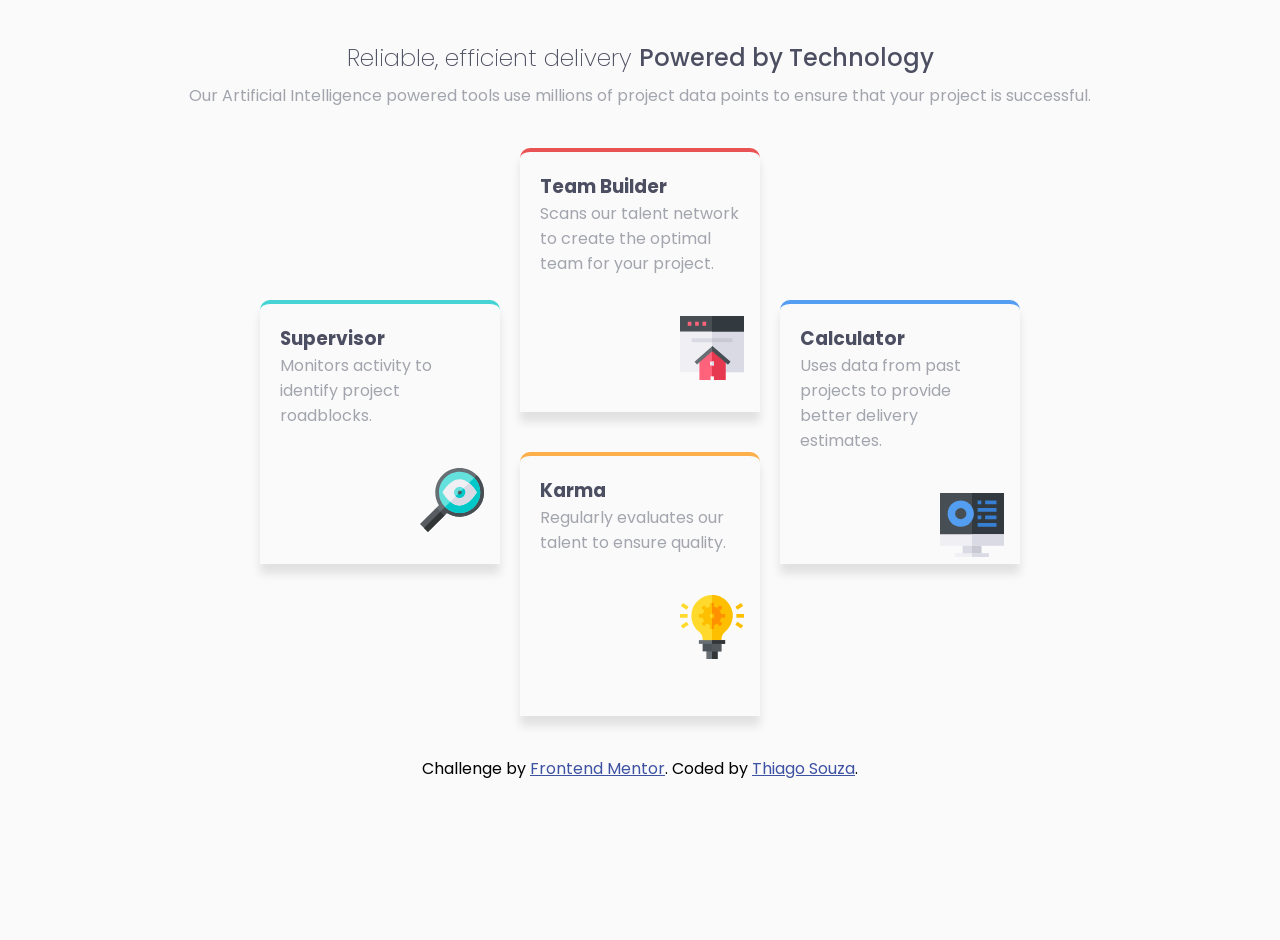
<file: assets/projects/Frontend-Mentor/four-card/index.html>
<!DOCTYPE html>
<html lang="en">
  <head>
    <meta charset="UTF-8" />
    <meta name="viewport" content="width=device-width, initial-scale=1.0" />

    <link
      rel="icon"
      type="image/png"
      sizes="32x32"
      href="./images/favicon-32x32.png"
    />
    <link rel="stylesheet" href="assets/estilos/mobile-first.css" />

    <title>Frontend Mentor | Four card feature section</title>

    <style>
      .attribution {
        text-align: center;
      }
      .attribution a {
        color: hsl(228, 45%, 44%);
      }
    </style>
  </head>
  <body>
    <header>
      <h2>Reliable, efficient delivery <span>Powered by Technology</span></h2>

      <p>
        Our Artificial Intelligence powered tools use millions of project data
        points to ensure that your project is successful.
      </p>
    </header>

    <main>
      <section id="supervisor" class="sectionBlocks">
        <h3>Supervisor</h3>
        <p>Monitors activity to identify project roadblocks.</p>

        <div id="icon-block">
          <img src="assets/images/icon-supervisor.svg" alt="lupa com olho no meio">
        </div>
      </section>
      <section id="team-builder" class="sectionBlocks">
        <h3>Team Builder</h3>
        <p>
          Scans our talent network to create the optimal team for your project.
        </p>

        <div id="icon-block">
          <img src="assets/images/icon-team-builder.svg" alt="site com uma casa no meio">
        </div>
      </section>
      <section id="karma" class="sectionBlocks">
        <h3>Karma</h3>
        <p>Regularly evaluates our talent to ensure quality.</p>

        <div id="icon-block">
          <img src="assets/images/icon-karma.svg" alt="lampada amarela">
        </div>
      </section>
      <section id="calculator" class="sectionBlocks">
        <h3>Calculator</h3>
        <p>
          Uses data from past projects to provide better delivery estimates.
        </p>

        <div id="icon-block">
          <img src="assets/images/icon-calculator.svg" alt="monitor de computador estilo apple">
        </div>
      </section>
    </main>

    <footer>
      <p class="attribution">
        Challenge by
        <a href="https://www.frontendmentor.io?ref=challenge" target="_blank"
          >Frontend Mentor</a
        >. Coded by
        <a href="https://www.instagram.com/th_ntc" target="_blank"
          >Thiago Souza</a
        >.
      </p>
    </footer>
  </body>
</html>
</file>
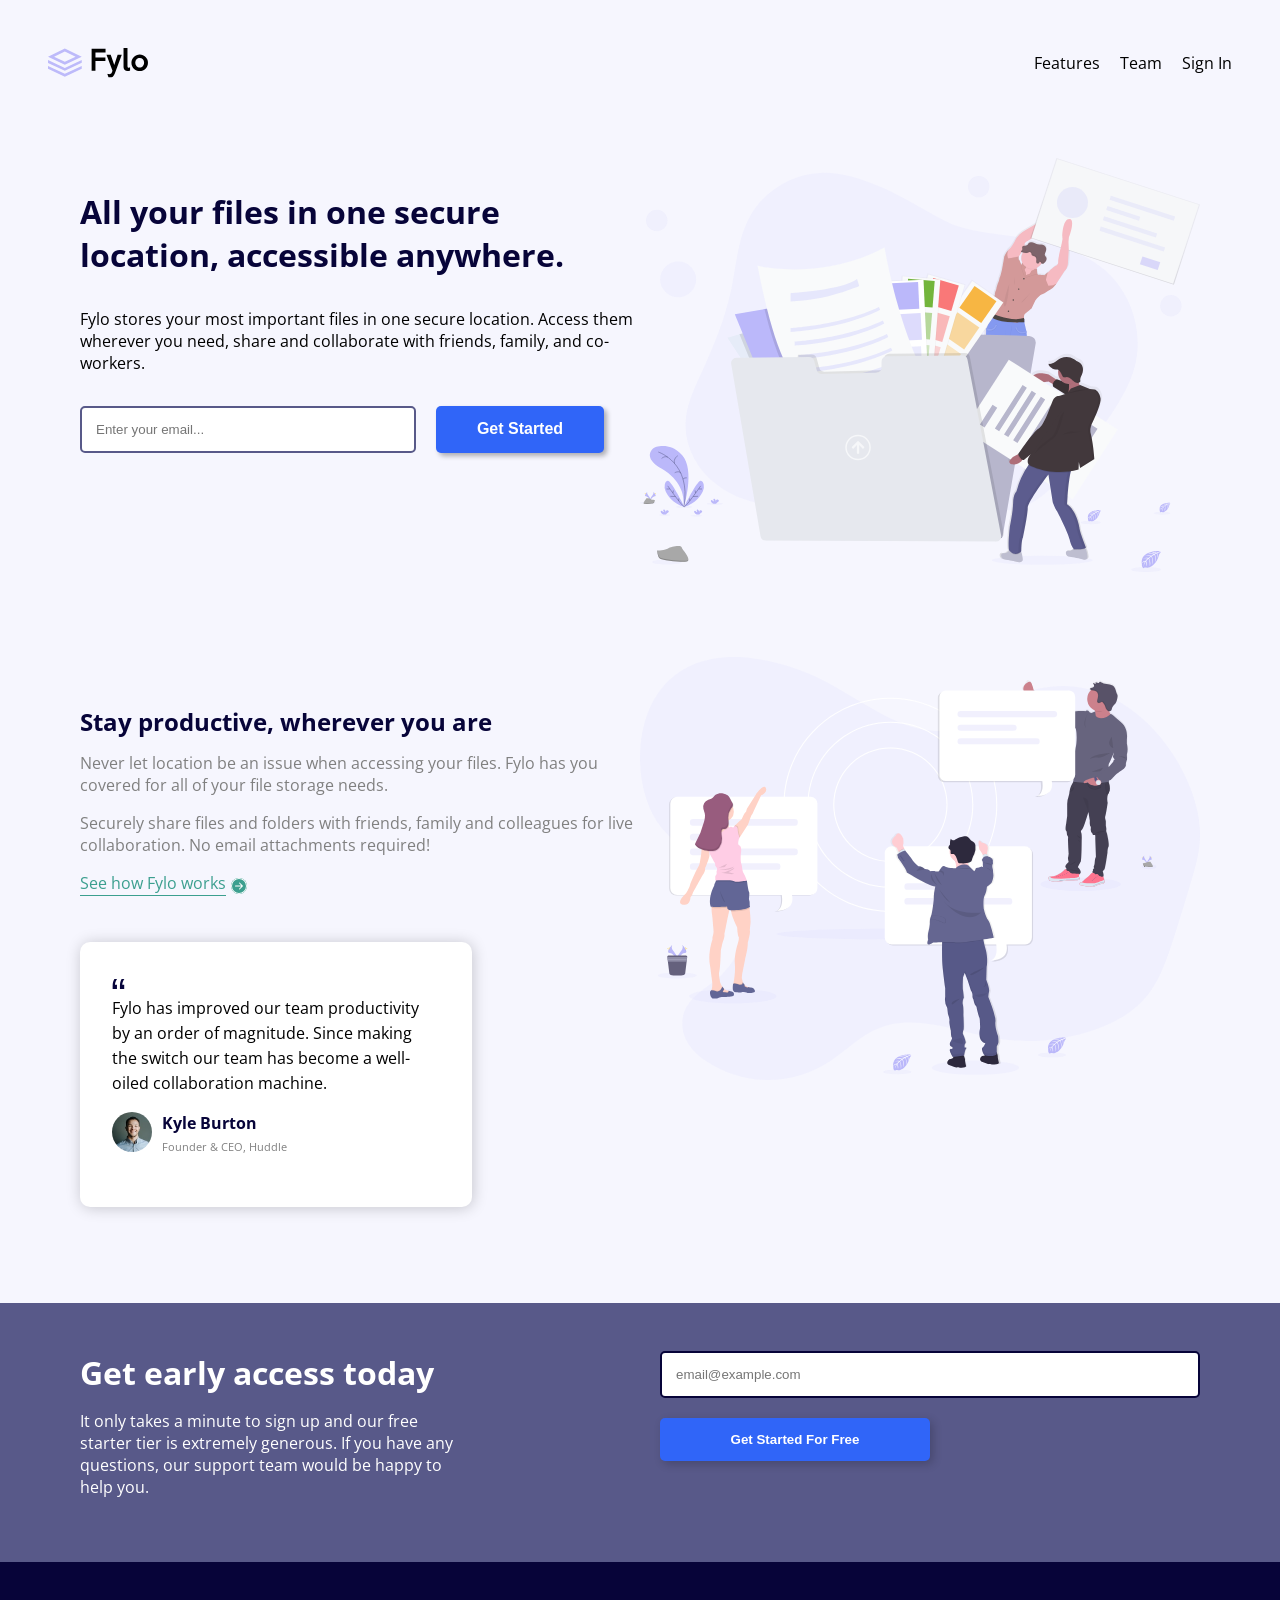
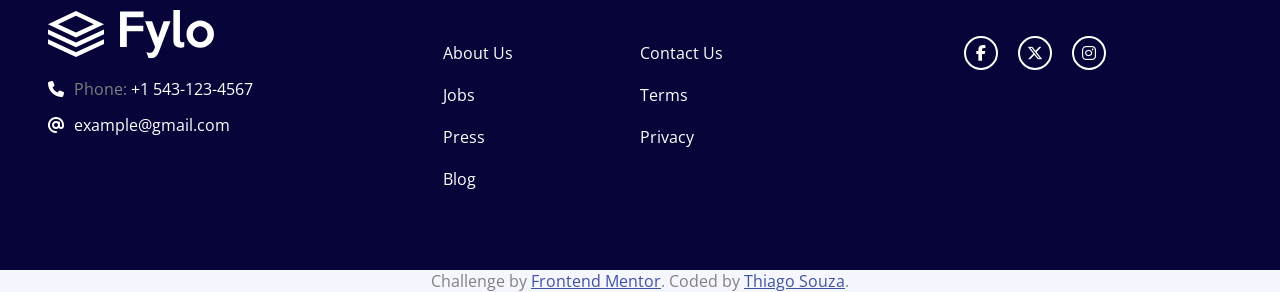
<file: assets/projects/Frontend-Mentor/fylo-landing-page/index.html>
<!DOCTYPE html>
<html lang="pt-br">
  <head>
    <meta charset="UTF-8" />
    <meta name="viewport" content="width=device-width, initial-scale=1.0" />

    <link
      rel="icon"
      type="image/png"
      sizes="32x32"
      href="./images/favicon-32x32.png"
    />

    <link
      rel="stylesheet"
      href="https://cdnjs.cloudflare.com/ajax/libs/font-awesome/6.5.1/css/all.min.css"
    />
    <link rel="stylesheet" href="assets/estilos/mobile-first.css" />

    <title>Fylo</title>
    <style>
      .attribution {
        text-align: center;
      }
      .attribution a {
        color: hsl(228, 45%, 44%);
      }
    </style>
  </head>
  <body>
    <!-- TopBar Navigation -->
    <div class="topBar">
      <img src="assets/images/logo.svg" alt="logo Fylo" />
      <nav>
        <ul>
          <li><a href="#">Features</a></li>
          <li><a href="#">Team</a></li>
          <li><a href="#">Sign In</a></li>
        </ul>
      </nav>
    </div>

    <header>
      <!-- First Block -->
      <div id="headerSection">
        <section class="textHeader">
          <h1>All your files in one secure location, accessible anywhere.</h1>

          <p>
            Fylo stores your most important files in one secure location. Access
            them wherever you need, share and collaborate with friends, family,
            and co-workers.
          </p>

          <!-- Input Email -->
          <div class="inputButton">
            <input
              type="email"
              name="email"
              id="email"
              placeholder="Enter your email..."
            />
            <span class="error">Please check your email</span>
            <label for="email" required></label>

            <button type="submit">Get Started</button>
          </div>
        </section>

        <div class="imgHeader">
          <img
            src="assets/images/illustration-1.svg"
            alt="dois personagens colocando arquivos numa pasta cinza"
          />
        </div>
      </div>
    </header>

    <!-- Second Block -->
    <main>
      <section id="stayProductive">
        <div class="imgStayProductive">
          <img
            src="assets/images/illustration-2.svg"
            alt="animação de três pessoas segurando balões de conversa"
          />
        </div>
        <div class="stayProductiveText">
          <h2>Stay productive, wherever you are</h2>

          <p>
            Never let location be an issue when accessing your files. Fylo has
            you covered for all of your file storage needs.
          </p>
          <p>
            Securely share files and folders with friends, family and colleagues
            for live collaboration. No email attachments required!
          </p>

          <div class="linkStayProductive">
            <a href="#"
              >See how Fylo works<svg
                xmlns="http://www.w3.org/2000/svg"
                width="16"
                height="16"
                fill="currentColor"
                id="arrow"
                class="bi bi-arrow-right-circle"
                viewBox="0 0 16 16"
              >
                <path
                  fill-rule="evenodd"
                  d="M1 8a7 7 0 1 0 14 0A7 7 0 0 0 1 8m15 0A8 8 0 1 1 0 8a8 8 0 0 1 16 0M4.5 7.5a.5.5 0 0 0 0 1h5.793l-2.147 2.146a.5.5 0 0 0 .708.708l3-3a.5.5 0 0 0 0-.708l-3-3a.5.5 0 1 0-.708.708L10.293 7.5z"
                /></svg
            ></a>
          </div>

          <article id="quoteComment">
            <img src="assets/images/icon-quotes.svg" alt="aspas" />
            <p>
              Fylo has improved our team productivity by an order of magnitude.
              Since making the switch our team has become a well-oiled
              collaboration machine.
            </p>
            <div class="user-data">
              <img
                src="assets/images/avatar-testimonial.jpg"
                alt="kyle photo"
              />

              <div class="user">
                <h4>Kyle Burton</h4>
                <p>Founder & CEO, Huddle</p>
              </div>
            </div>
          </article>
        </div>
      </section>
    </main>

    <aside>
      <div class="asideText">
        <h3>Get early access today</h3>
        <p>
          It only takes a minute to sign up and our free starter tier is
          extremely generous. If you have any questions, our support team would
          be happy to help you.
        </p>
      </div>

      <div class="inputAside">
        <input
          type="email"
          name="email"
          id="email"
          placeholder="email@example.com"
        />
        <span class="error">Please check your email</span>
        <label for="email" required></label>
        <button type="submit">Get Started For Free</button>
      </div>
    </aside>

    <footer>
      <div class="contact">
        <svg
          width="166"
          height="49"
          xmlns="http://www.w3.org/2000/svg"
          xmlns:xlink="http://www.w3.org/1999/xlink"
        >
          <defs><path id="a" d="M.014.03h93.96v48.29H.015z" /></defs>
          <g fill="none" fill-rule="evenodd">
            <path
              d="M0 14.13v.123l27.95 13.13L56 14.209v-.033L27.95 1 0 14.13zm10.077.062L27.95 5.795l17.877 8.397-17.877 8.396-17.874-8.396zM27.95 32.483L0 19.55v4.784l27.95 12.964L56 24.289v-4.784L27.95 32.483zm0 9.703L0 29.25v4.783L27.95 47 56 33.99v-4.784l-28.05 12.98z"
              fill="#fff"
            />
            <g transform="translate(72)">
              <mask id="b" fill="#fff"><use xlink:href="#a" /></mask>
              <path
                d="M87.56 24.152a8.1 8.1 0 0 0-2.161-5.573 7.259 7.259 0 0 0-2.34-1.673 6.864 6.864 0 0 0-2.85-.601c-1.01 0-1.961.2-2.852.601a7.257 7.257 0 0 0-2.34 1.673 8.102 8.102 0 0 0-2.16 5.574 8.102 8.102 0 0 0 2.16 5.573 7.257 7.257 0 0 0 2.34 1.672 6.864 6.864 0 0 0 2.851.602c1.01 0 1.96-.2 2.852-.602a7.259 7.259 0 0 0 2.339-1.672 8.1 8.1 0 0 0 2.16-5.574zm6.415 0c0 1.932-.357 3.723-1.07 5.373a13.098 13.098 0 0 1-2.94 4.28c-1.247 1.205-2.71 2.156-4.388 2.854-1.678.699-3.468 1.048-5.369 1.048-1.9 0-3.683-.349-5.346-1.048a13.863 13.863 0 0 1-4.366-2.876 13.351 13.351 0 0 1-2.94-4.302c-.713-1.65-1.07-3.426-1.07-5.329 0-1.873.364-3.634 1.092-5.284a13.92 13.92 0 0 1 2.962-4.325 13.671 13.671 0 0 1 4.367-2.898 13.552 13.552 0 0 1 5.301-1.048c1.901 0 3.69.35 5.369 1.048 1.678.698 3.14 1.65 4.388 2.854 1.248 1.204 2.228 2.638 2.94 4.302.713 1.665 1.07 3.449 1.07 5.351zM64.258 36.905a8.6 8.6 0 0 1-1.715.58c-.638.148-1.3.222-1.982.222a9.84 9.84 0 0 1-2.74-.379 6.003 6.003 0 0 1-2.295-1.226c-.653-.565-1.173-1.3-1.56-2.207-.385-.907-.578-2-.578-3.277V.029h6.549v29.474c0 1.07.215 1.806.646 2.207.43.401.943.602 1.537.602.742 0 1.455-.223 2.138-.669v5.262zM50.492 11.22L38.908 41.854c-.861 2.289-1.99 3.939-3.386 4.95-1.396 1.01-3.06 1.515-4.99 1.515-.297 0-.623-.022-.98-.066a7.352 7.352 0 0 1-1.025-.201l-2.138-5.975a8.486 8.486 0 0 0 1.56.557c.534.134 1.039.201 1.514.201 1.01 0 1.93-.23 2.762-.691.832-.46 1.47-1.315 1.916-2.564l.891-2.586-9.935-25.773h6.995l5.925 16.588 5.57-16.588h6.905zM23.538 7.342H6.786v8.294h16.529v5.618H6.785v15.784H.015V1.412h23.524v5.93z"
                fill="#fff"
                mask="url(#b)"
              />
            </g>
          </g>
        </svg>

        <div class="phone">
          <i class="fa-solid fa-phone" style="color: #ffffff"></i>

          <p>Phone: <a href="tel:+1 543-123-4567">+1 543-123-4567</a></p>
        </div>
        <div class="mail">
          <i class="fa-solid fa-at" style="color: #ffffff"></i>

          <a href="mailto:example@gmail.com">example@gmail.com</a>
        </div>
      </div>

      <div class="linksFooter">
        <div class="linksFooter1">
          <a href="#">About Us</a>
          <a href="#">Jobs</a>
          <a href="#">Press</a>
          <a href="#">Blog</a>
        </div>
        <div class="linksFooter2">
          <a href="#">Contact Us</a>
          <a href="#">Terms</a>
          <a href="#">Privacy</a>
        </div>
      </div>

      <div class="socialMedia">
        <!-- facebook -->
        <div class="facebook">
          <i class="fa-brands fa-facebook-f"></i>
        </div>

        <div class="twitter">
          <i class="fa-brands fa-x-twitter"></i>
        </div>

        <div class="instagram">
          <i class="fa-brands fa-instagram"></i>
        </div>
      </div>
    </footer>

    <div>
      <p class="attribution">
        Challenge by
        <a href="https://www.frontendmentor.io?ref=challenge" target="_blank"
          >Frontend Mentor</a
        >. Coded by
        <a href="https://www.instagram.com/th_ntc/" target="_blank"
          >Thiago Souza</a
        >.
      </p>
    </div>
  </body>
</html>
</file>
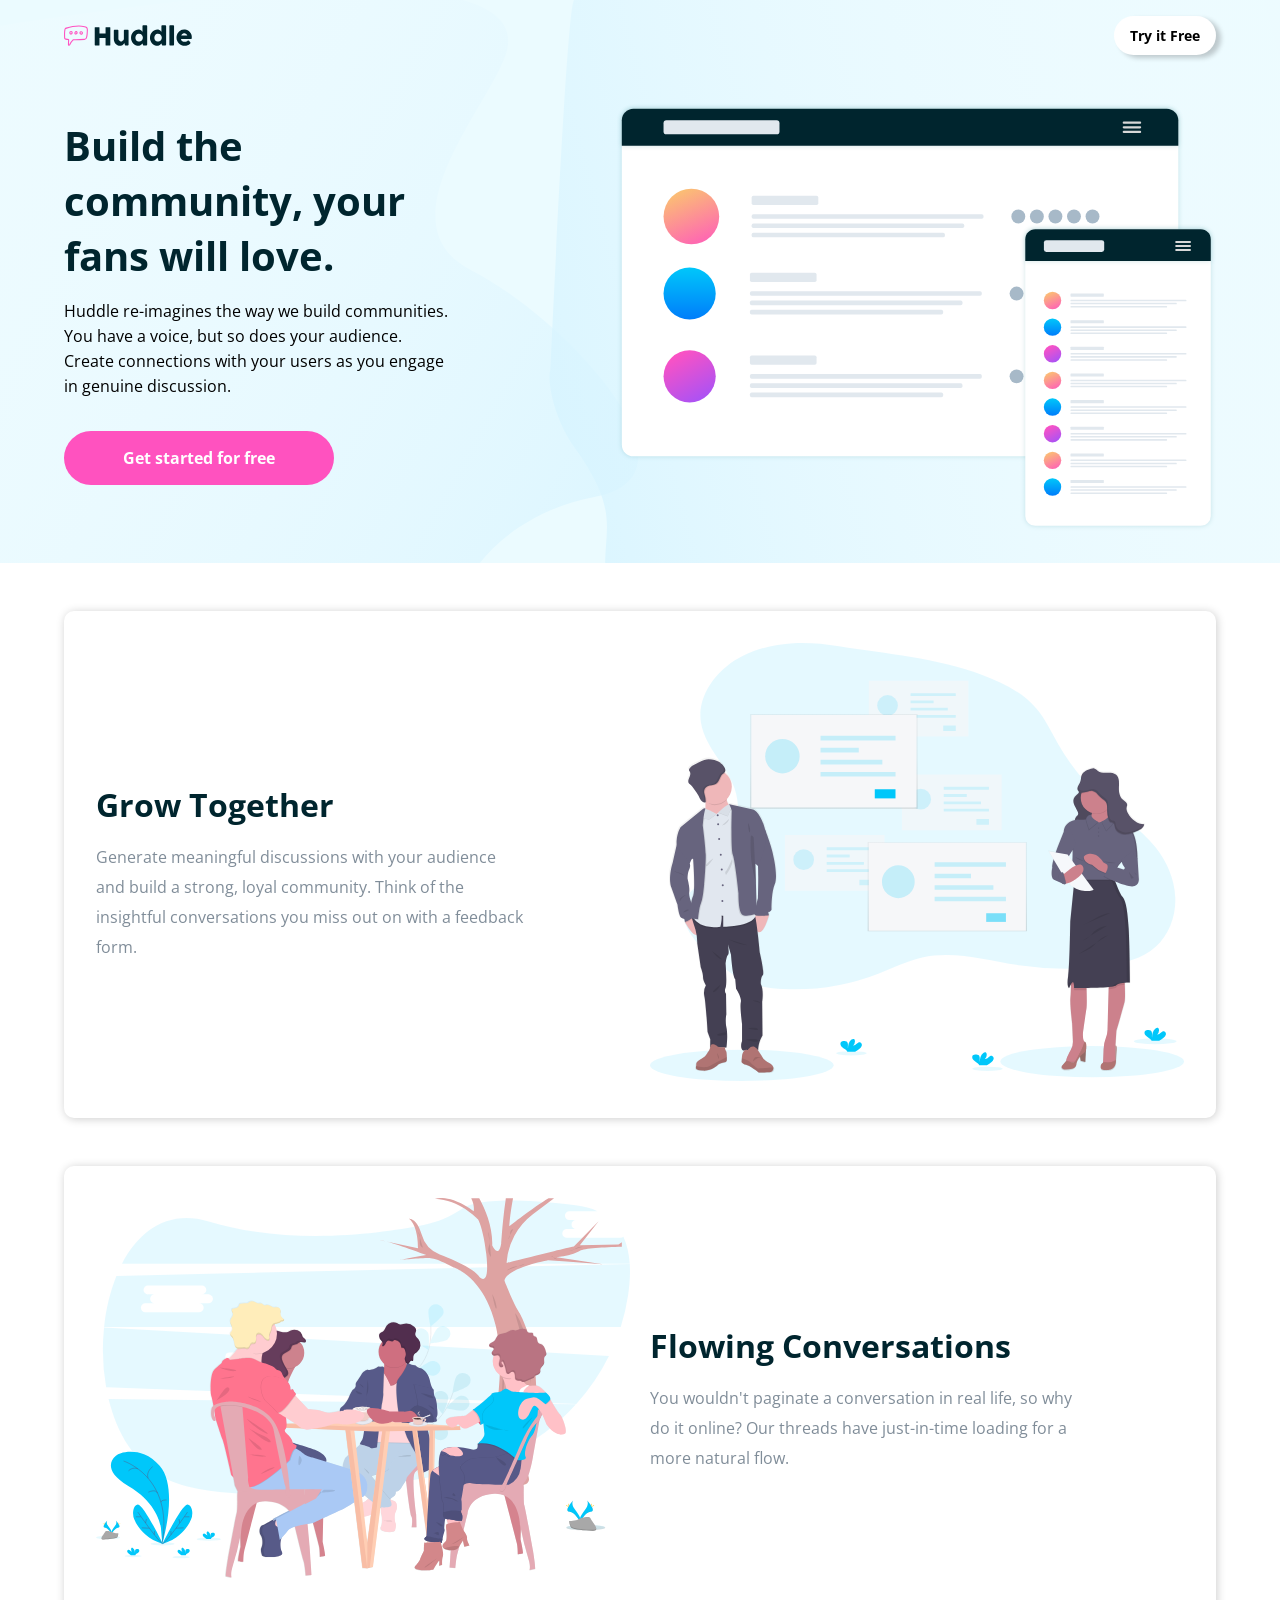
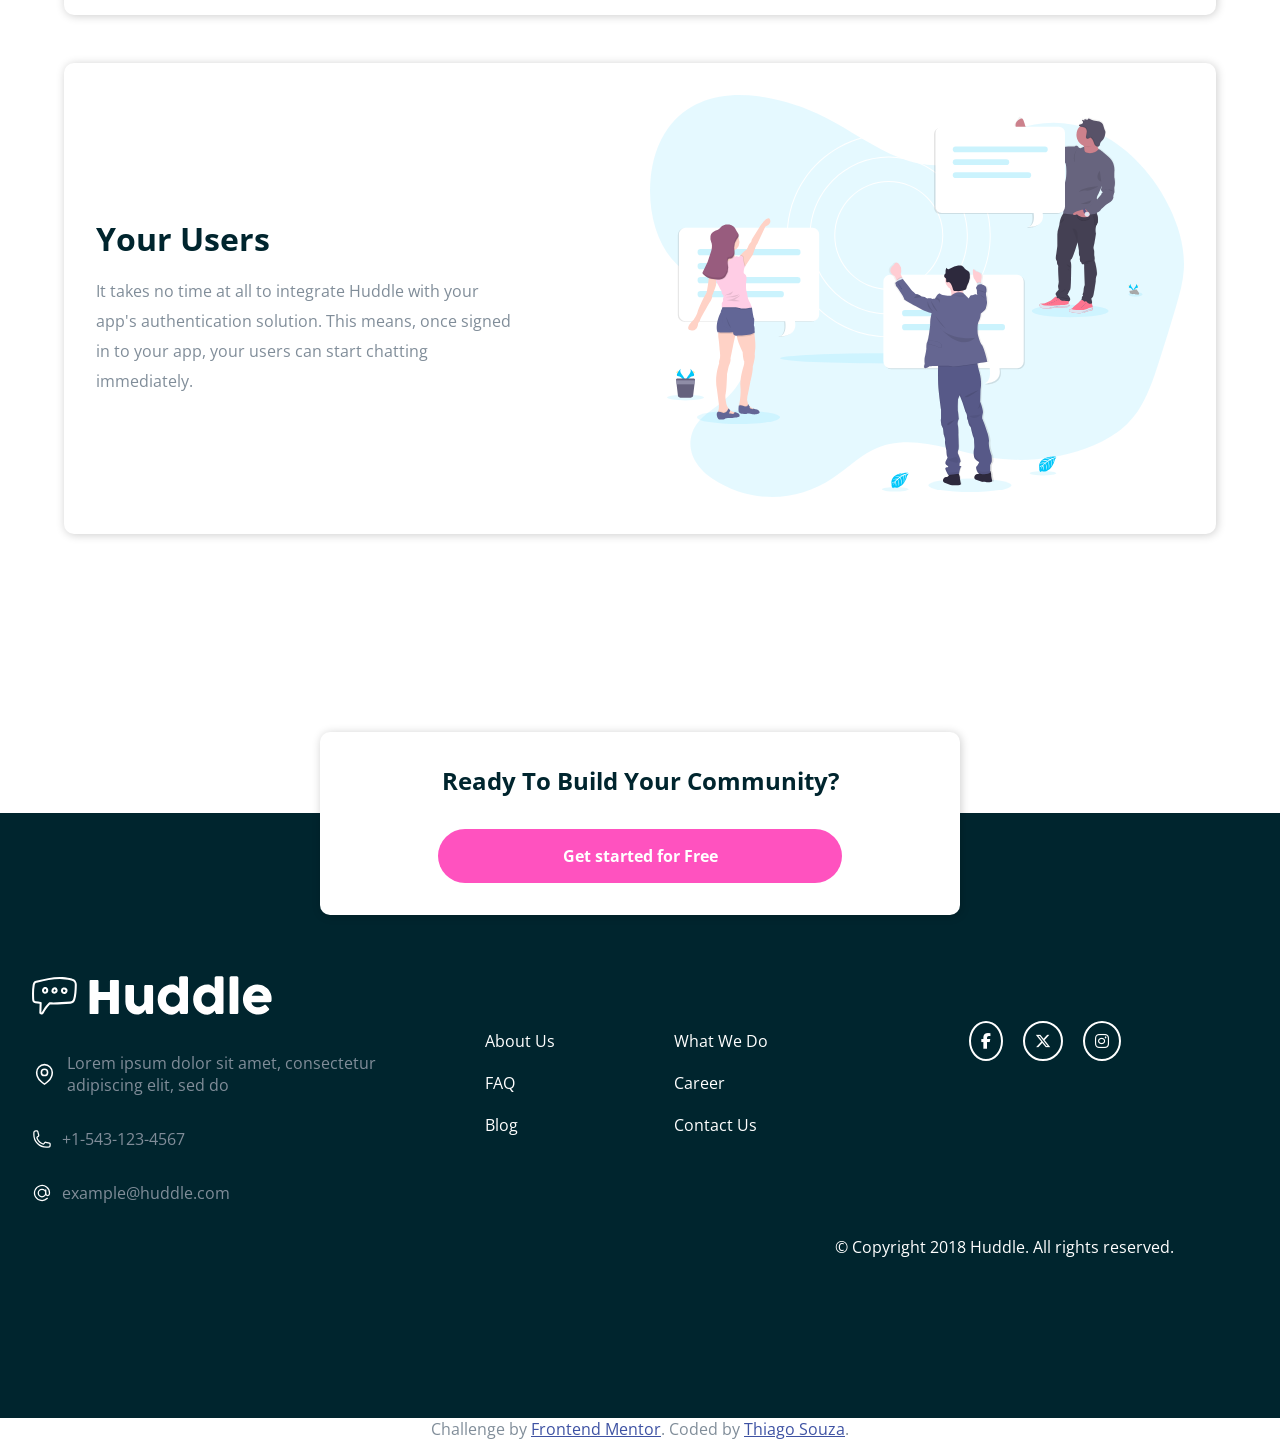
<file: assets/projects/Frontend-Mentor/huddle-landing-page/index.html>
<!DOCTYPE html>
<html lang="pt-br">
  <head>
    <meta charset="UTF-8" />
    <meta name="viewport" content="width=device-width, initial-scale=1.0" />
    <link rel="stylesheet" href="https://cdnjs.cloudflare.com/ajax/libs/font-awesome/6.5.1/css/all.min.css">
    <link
      rel="icon"
      type="image/png"
      sizes="32x32"
      href="./images/favicon-32x32.png"
    />
    <link rel="stylesheet" href="assets/estilos/mobile-first.css" />
    <title>Huddle</title>

    <style>
      .attribution {
        text-align: center;
      }
      .attribution a {
        color: hsl(228, 45%, 44%);
      }
    </style>
  </head>
  <body>
    <header>
      <!-- Top Bar -->
      <div class="topBar">
        <img src="assets/images/logo.svg" alt="">

        <a href="#" class="topBarBtn">Try it Free</a>
      </div>

      <!-- About Huddle -->
      <section id="aboutHuddle">
        <div class="about">
          <h1>Build the community, your fans will love.</h1>
          <p>
            Huddle re-imagines the way we build communities. You have a voice,
            but so does your audience. Create connections with your users as you
            engage in genuine discussion.

            <div class="generalButton">
              <a href="#" class="btn">Get started for free</a>
            </div>
          </p>
        </div>

        <!-- Mockups -->
        <img src="assets/images/illustration-mockups.svg" alt="mockup celular e desktop">
      </section>
    </header>

    <!-- Main -->
    <main>
      <!-- Grow Together -->
      <section id="growTogether">
        <div class="growImg">
          <img src="assets/images/illustration-grow-together.svg" alt="um homem olhando para o lado e uma mulher anotando coisas, com alguns gráficos no meio">
        </div>
        <div class="growText">
          <h3>Grow Together</h3>
          <p>
            Generate meaningful discussions with your audience and build a
            strong, loyal community. Think of the insightful conversations you
            miss out on with a feedback form.
          </p>
        </div>
      </section>

      <!-- Flowing Conversations -->
      <section id="flowingConversations">
        <div class="flowingImg">
          <img src="assets/images/illustration-flowing-conversation.svg" alt="pessoas sentadas envolta de uma mesa conversando">
        </div>
        <div class="flowingText">
          <h3>Flowing Conversations</h3>
          <p>
            You wouldn't paginate a conversation in real life, so why do it
            online? Our threads have just-in-time loading for a more natural flow.
          </p>
        </div>
      </section>

      <!-- Your Users -->
      <section id="yourUsers">
        <div class="yourUsersImg">
          <img src="assets/images/illustration-your-users.svg" alt="três pessoas olhando para balões de conversa">
        </div>
        <div class="yourUsersText">
          <h3>Your Users</h3>
          <p>
            It takes no time at all to integrate Huddle with your app's
            authentication solution. This means, once signed in to your app, your
            users can start chatting immediately.
          </p>
        </div>
      </section>
    </main>

    <!-- Aside -->
    <aside>
      <h2>Ready To Build Your Community?</h2>

      <div class="generalButton">
        <a href="#" class="btn btnAside">Get started for Free</a>
      </div>
    </aside>

    <footer>
      <div class="contact">
        <!-- Logo -->
        <svg class="logo" width="240" height="39" xmlns="http://www.w3.org/2000/svg">
          <g fill-rule="nonzero" fill="none">
            <path
              d="M27.967.879C20.242.875 12.182 2.615 4.047 4.872c-1.033.208-2.041.884-2.574 1.72C.983 7.38.805 8.171.652 9c-.79 4.428-.694 8.776-.53 13.594.036 1.103.2 2.41.715 3.205.538.803 1.46 1.313 2.561 1.48a95.99 95.99 0 0 0 4.232.525l-.312 8.698c-.048.692.29 1.267.71 1.598.376.286.795.413 1.225.445.86.065 1.869-.303 2.37-1.257 2.195-4.224 3.572-6.089 6.317-8.895 7.158.176 13.407-.222 20.482-.745 2.501-.065 4.218-2.11 4.672-3.743 1.357-4.232 1.568-9.456 1.712-14.737.061-2.093-.665-4.148-1.95-5.234-1.222-.991-2.702-1.35-4.058-1.718C35.031 1.363 31.263.905 27.967.879zm10.29 3.31c1.358.369 2.555.724 3.31 1.337 1.26 1.339 1.218 2.23 1.2 3.675-.142 5.122-.388 10.093-1.544 13.86-.498 1.405-1.366 2.405-3.006 2.556-7.208.533-13.462.945-20.707.739a1.032 1.032 0 0 0-.763.302c-3.044 3.074-4.601 5.21-6.921 9.676-.054.102-.171.164-.315.175-.097-.005-.136-.08-.142-.148l.314-9.432c.019-.509-.401-.995-.907-1.05a95.48 95.48 0 0 1-5.06-.62c-.726-.111-.994-.31-1.193-.606-.346-.825-.338-1.335-.365-2.128-.162-4.775-.242-8.948.491-13.1.068-.614.298-1.242.542-1.767.404-.632 1.023-.725 1.644-.897 7.956-2.197 15.74-3.84 23.068-3.845 3.592.13 7.364.49 10.354 1.273zm-27.479 8.09c-1.096 1.313-.987 3.096-.14 4.29.442.625 1.132 1.128 1.972 1.242 1.091.09 1.783-.352 2.53-.86 1.353-1.176 1.49-3.228.461-4.71-.524-.755-1.362-1.208-2.218-1.24-1.172.012-1.968.535-2.605 1.277zm11.856-1.072c-1.092.035-1.975.791-2.514 1.607-.617.933-.977 2.101-.478 3.246.96 2.203 4.277 2.176 5.6-.063.61-1.032.454-2.205 0-3.056-.452-.85-1.136-1.543-2.131-1.702a2.494 2.494 0 0 0-.477-.032zm9.625.207c-.34-.008-.69.024-1.018.111-1.312.35-2.429 1.704-2.26 3.437.086.872.487 1.722 1.21 2.308.723.585 1.773.847 2.88.62 1.272-.26 2.06-1.285 2.323-2.275.263-.99.197-1.999-.414-2.817a3.47 3.47 0 0 0-2.72-1.384zm-18.965 1.623c.245.002.438.08.637.366.445.642.321 1.615-.128 2.005-.447.39-.726.424-.922.398-.196-.027-.395-.162-.573-.414-.34-.48-.44-1.256.007-1.81.238-.316.675-.513.98-.545zm9.483.223c.038.006.464.253.668.636.204.383.242.739.048 1.066-.577.976-1.804.712-1.99.287-.07-.162-.017-.813.32-1.32.335-.509.757-.7.954-.67zm10.564.748c.062.083.213.64.096 1.082-.118.442-.31.715-.78.811-.602.124-.94 0-1.193-.207-.254-.205-.425-.552-.462-.923-.09-.92.24-1.133.764-1.273.61-.15 1.3.112 1.575.51z"
              fill="#FFF"
            />
            <path
              d="M57.61 4.996c.016-.26.111-.494.287-.701a.875.875 0 0 1 .701-.31h6.826c.23 0 .467.096.712.287a.883.883 0 0 1 .368.724v10.893h11.421V4.996c0-.276.096-.513.287-.712.192-.2.44-.3.747-.3h6.734c.306 0 .574.077.804.23.23.154.345.399.345.736V37.1c0 .337-.1.59-.3.758-.198.169-.459.253-.78.253h-6.803c-.306 0-.555-.084-.747-.253-.191-.168-.287-.42-.287-.758V24.047H66.504V37.1c0 .322-.104.57-.31.747-.207.176-.487.264-.84.264h-6.756c-.643 0-.972-.299-.988-.896V4.996zm62.875 32.725c-.199.168-.41.275-.632.321a3.123 3.123 0 0 1-.631.07h-3.47c-.276 0-.514-.05-.713-.15-.2-.1-.368-.234-.506-.402a2.384 2.384 0 0 1-.344-.575 4.884 4.884 0 0 1-.23-.666l-.712-2.942c-.23.475-.563 1.015-1 1.62a8.495 8.495 0 0 1-1.666 1.7c-.674.53-1.479.974-2.413 1.334-.935.36-2.007.54-3.218.54-1.746 0-3.332-.337-4.757-1.011a10.904 10.904 0 0 1-3.642-2.758c-1.003-1.164-1.781-2.524-2.332-4.08-.552-1.554-.828-3.213-.828-4.974V10.695c0-.582.127-1.022.38-1.321.252-.299.654-.448 1.206-.448h5.308c.66 0 1.111.11 1.356.333.245.222.368.655.368 1.298v14.96c0 .66.15 1.284.448 1.874.299.59.693 1.11 1.184 1.562.49.452 1.045.809 1.666 1.069.62.26 1.252.39 1.896.39.551 0 1.122-.13 1.712-.39a6.361 6.361 0 0 0 1.631-1.046c.498-.436.908-.95 1.23-1.54.322-.59.482-1.214.482-1.872V10.626c0-.26.05-.52.15-.781.1-.26.249-.46.448-.598.199-.122.387-.206.563-.252.176-.046.38-.07.609-.07h5.194c.658 0 1.133.162 1.424.483.291.322.437.751.437 1.287v25.716c0 .29-.065.559-.195.804s-.31.437-.54.574l.137-.068zm26.681-3.172c-.414.414-.87.858-1.367 1.333-.498.475-1.046.92-1.643 1.333a9.3 9.3 0 0 1-1.93 1.023 6.097 6.097 0 0 1-2.23.402c-2.083 0-4.002-.39-5.757-1.172a13.777 13.777 0 0 1-4.527-3.206c-1.264-1.356-2.252-2.953-2.964-4.792-.713-1.838-1.069-3.814-1.069-5.929 0-2.13.356-4.11 1.069-5.94.712-1.83 1.7-3.424 2.964-4.78a13.635 13.635 0 0 1 4.527-3.194c1.755-.774 3.674-1.161 5.757-1.161.843 0 1.613.123 2.31.368a8.51 8.51 0 0 1 1.907.942c.575.383 1.103.816 1.586 1.298.482.483.938.954 1.367 1.414V1.985c0-.49.15-.903.448-1.24.299-.338.747-.506 1.345-.506h5.17c.2 0 .41.042.632.126.222.085.425.203.61.357.183.153.332.337.447.551.115.215.173.452.173.712v34.357c0 1.18-.62 1.77-1.862 1.77h-4.504c-.306 0-.544-.04-.712-.116a1.13 1.13 0 0 1-.426-.333 2.319 2.319 0 0 1-.31-.551 17.13 17.13 0 0 0-.344-.77l-.667-1.793zm-13.214-11.008a8.39 8.39 0 0 0 .471 2.839c.314.88.762 1.643 1.345 2.286a6.384 6.384 0 0 0 2.102 1.528c.82.376 1.728.563 2.724.563.98 0 1.903-.176 2.769-.528a7.058 7.058 0 0 0 2.263-1.46 7.256 7.256 0 0 0 1.552-2.194c.39-.843.609-1.747.655-2.712v-.322a7.26 7.26 0 0 0-.552-2.803 7.427 7.427 0 0 0-1.528-2.344 7.242 7.242 0 0 0-2.298-1.597 6.977 6.977 0 0 0-2.861-.586c-.996 0-1.904.195-2.724.586-.82.39-1.52.923-2.102 1.597a7.236 7.236 0 0 0-1.345 2.344 8.35 8.35 0 0 0-.47 2.803zm48.72 11.008c-.414.414-.87.858-1.368 1.333-.498.475-1.046.92-1.643 1.333a9.3 9.3 0 0 1-1.93 1.023 6.097 6.097 0 0 1-2.23.402c-2.083 0-4.002-.39-5.756-1.172a13.777 13.777 0 0 1-4.528-3.206c-1.263-1.356-2.252-2.953-2.964-4.792-.712-1.838-1.069-3.814-1.069-5.929 0-2.13.357-4.11 1.069-5.94s1.7-3.424 2.964-4.78a13.635 13.635 0 0 1 4.528-3.194c1.754-.774 3.673-1.161 5.756-1.161.843 0 1.613.123 2.31.368a8.51 8.51 0 0 1 1.907.942c.575.383 1.103.816 1.586 1.298.483.483.938.954 1.367 1.414V1.985c0-.49.15-.903.448-1.24.3-.338.747-.506 1.345-.506h5.17c.2 0 .41.042.632.126.223.085.426.203.61.357.183.153.333.337.448.551.114.215.172.452.172.712v34.357c0 1.18-.62 1.77-1.862 1.77h-4.504c-.306 0-.544-.04-.712-.116a1.13 1.13 0 0 1-.425-.333 2.319 2.319 0 0 1-.31-.551 17.13 17.13 0 0 0-.345-.77l-.667-1.793zm-13.215-11.008a8.39 8.39 0 0 0 .471 2.839c.315.88.763 1.643 1.345 2.286a6.384 6.384 0 0 0 2.103 1.528c.82.376 1.727.563 2.723.563.98 0 1.903-.176 2.769-.528a7.058 7.058 0 0 0 2.264-1.46 7.256 7.256 0 0 0 1.55-2.194c.391-.843.61-1.747.656-2.712v-.322a7.26 7.26 0 0 0-.552-2.803 7.427 7.427 0 0 0-1.528-2.344 7.242 7.242 0 0 0-2.298-1.597 6.977 6.977 0 0 0-2.861-.586c-.996 0-1.904.195-2.723.586-.82.39-1.521.923-2.103 1.597a7.236 7.236 0 0 0-1.345 2.344 8.35 8.35 0 0 0-.47 2.803zM197.61 2.008c0-.49.122-.903.367-1.24.246-.338.667-.506 1.264-.506h5.63c.154 0 .315.042.483.126a1.7 1.7 0 0 1 .471.357c.146.153.268.337.368.551.1.215.15.452.15.712v34.334c0 .582-.165 1.022-.495 1.321-.329.299-.754.448-1.275.448h-5.332c-.597 0-1.018-.15-1.264-.448-.245-.299-.367-.74-.367-1.321V2.008zm38.7 32.61a15.31 15.31 0 0 1-4.55 2.907 13.87 13.87 0 0 1-5.355 1.046c-2.1 0-4.083-.383-5.952-1.15a15.494 15.494 0 0 1-4.918-3.182 15.273 15.273 0 0 1-3.355-4.792c-.828-1.838-1.241-3.837-1.241-5.998 0-1.348.164-2.654.494-3.918a15.45 15.45 0 0 1 1.402-3.55 15.055 15.055 0 0 1 2.206-3.045 13.957 13.957 0 0 1 2.907-2.379 14.327 14.327 0 0 1 3.493-1.54 14.084 14.084 0 0 1 3.975-.551c1.272 0 2.505.169 3.7.506 1.195.337 2.318.812 3.367 1.424 1.05.613 2.01 1.349 2.884 2.207a14.896 14.896 0 0 1 2.252 2.815 13.58 13.58 0 0 1 1.46 3.263c.344 1.157.517 2.348.517 3.573 0 .797-.012 1.448-.035 1.954-.023.505-.142.908-.356 1.206-.215.3-.57.506-1.069.62-.498.116-1.23.173-2.194.173h-16.546c.153.98.463 1.8.93 2.46a5.842 5.842 0 0 0 1.62 1.573c.613.391 1.264.67 1.954.84a8.24 8.24 0 0 0 1.953.252c.552 0 1.118-.058 1.7-.172a12.179 12.179 0 0 0 1.69-.46 9.557 9.557 0 0 0 1.493-.667c.452-.252.816-.517 1.092-.792.245-.2.456-.349.632-.449.176-.1.364-.149.563-.149.2 0 .402.07.61.207a4.8 4.8 0 0 1 .7.597l2.436 2.758c.168.2.276.38.322.54.046.161.069.326.069.494 0 .307-.085.571-.253.793a2.89 2.89 0 0 1-.598.586zm-11.054-19.143c-.598 0-1.176.119-1.735.356a6.547 6.547 0 0 0-1.575.954c-.49.398-.93.85-1.321 1.356a8.315 8.315 0 0 0-.954 1.54h11.743a13.536 13.536 0 0 0-1.045-1.655 7.081 7.081 0 0 0-1.287-1.333 5.558 5.558 0 0 0-1.655-.896c-.62-.215-1.344-.322-2.171-.322z"
              fill="#FFF"
            />
          </g>
        </svg>

        <div class="infos">
          <div class="location">
            <!-- Location -->
            <svg
              xmlns="http://www.w3.org/2000/svg"
              fill="none"
              viewBox="0 0 24 24"
              stroke-width="1.5"
              stroke="currentColor"
              class="w-6 h-6 icon"
              id="location"
            >
              <path
                stroke-linecap="round"
                stroke-linejoin="round"
                d="M15 10.5a3 3 0 11-6 0 3 3 0 016 0z"
              />
              <path
                stroke-linecap="round"
                stroke-linejoin="round"
                d="M19.5 10.5c0 7.142-7.5 11.25-7.5 11.25S4.5 17.642 4.5 10.5a7.5 7.5 0 1115 0z"
              />
            </svg>

            <p>
              Lorem ipsum dolor sit amet, consectetur adipiscing elit, sed do
            </p>
          </div>

          <!-- Phone -->
          <div class="phone">
            <svg
              xmlns="http://www.w3.org/2000/svg"
              fill="none"
              viewBox="0 0 24 24"
              stroke-width="1.5"
              stroke="currentColor"
              class="w-6 h-6 icon"
            >
              <path
                stroke-linecap="round"
                stroke-linejoin="round"
                d="M2.25 6.75c0 8.284 6.716 15 15 15h2.25a2.25 2.25 0 002.25-2.25v-1.372c0-.516-.351-.966-.852-1.091l-4.423-1.106c-.44-.11-.902.055-1.173.417l-.97 1.293c-.282.376-.769.542-1.21.38a12.035 12.035 0 01-7.143-7.143c-.162-.441.004-.928.38-1.21l1.293-.97c.363-.271.527-.734.417-1.173L6.963 3.102a1.125 1.125 0 00-1.091-.852H4.5A2.25 2.25 0 002.25 4.5v2.25z"
              />
            </svg>

            <p>+1-543-123-4567</p>
          </div>

          <!-- Mail -->
          <div class="email">
            <svg
              xmlns="http://www.w3.org/2000/svg"
              fill="none"
              viewBox="0 0 24 24"
              stroke-width="1.5"
              stroke="currentColor"
              class="w-6 h-6 icon"
            >
              <path
                stroke-linecap="round"
                d="M16.5 12a4.5 4.5 0 11-9 0 4.5 4.5 0 019 0zm0 0c0 1.657 1.007 3 2.25 3S21 13.657 21 12a9 9 0 10-2.636 6.364M16.5 12V8.25"
              />
            </svg>

            <p>example@huddle.com</p>
          </div>
        </div>
      </div>

      <div class="linksFooter">
        <a href="#">About Us</a>
        <a href="#">What We Do</a>
        <a href="#">FAQ</a>
        <a href="#">Career</a>
        <a href="#">Blog</a>
        <a href="#">Contact Us</a>
      </div>

      <div class="socialMedia">
        <!-- facebook -->
        <div class="facebook">
          <i class="fa-brands fa-facebook-f" style="color: #ffffff;"></i>
        </div>

        <!-- Twitter -->
        <div class="twitter">
          <i class="fa-brands fa-x-twitter" style="color: #ffffff;"></i>
        </div>

        <!-- Instagram -->
        <div class="instagram">
          <i class="fa-brands fa-instagram" style="color: #ffffff;"></i>
        </div>
      </div>
      <p id="copy">&copy; Copyright 2018 Huddle. All rights reserved.</p>

    </footer>

    <div>
      <p class="attribution">
        Challenge by
        <a href="https://www.frontendmentor.io?ref=challenge" target="_blank"
          >Frontend Mentor</a
        >. Coded by
        <a href="https://www.instagram.com/th_ntc/" target="_blank"
          >Thiago Souza</a
        >.
      </p>
    </div>
  </body>
</html>
</file>
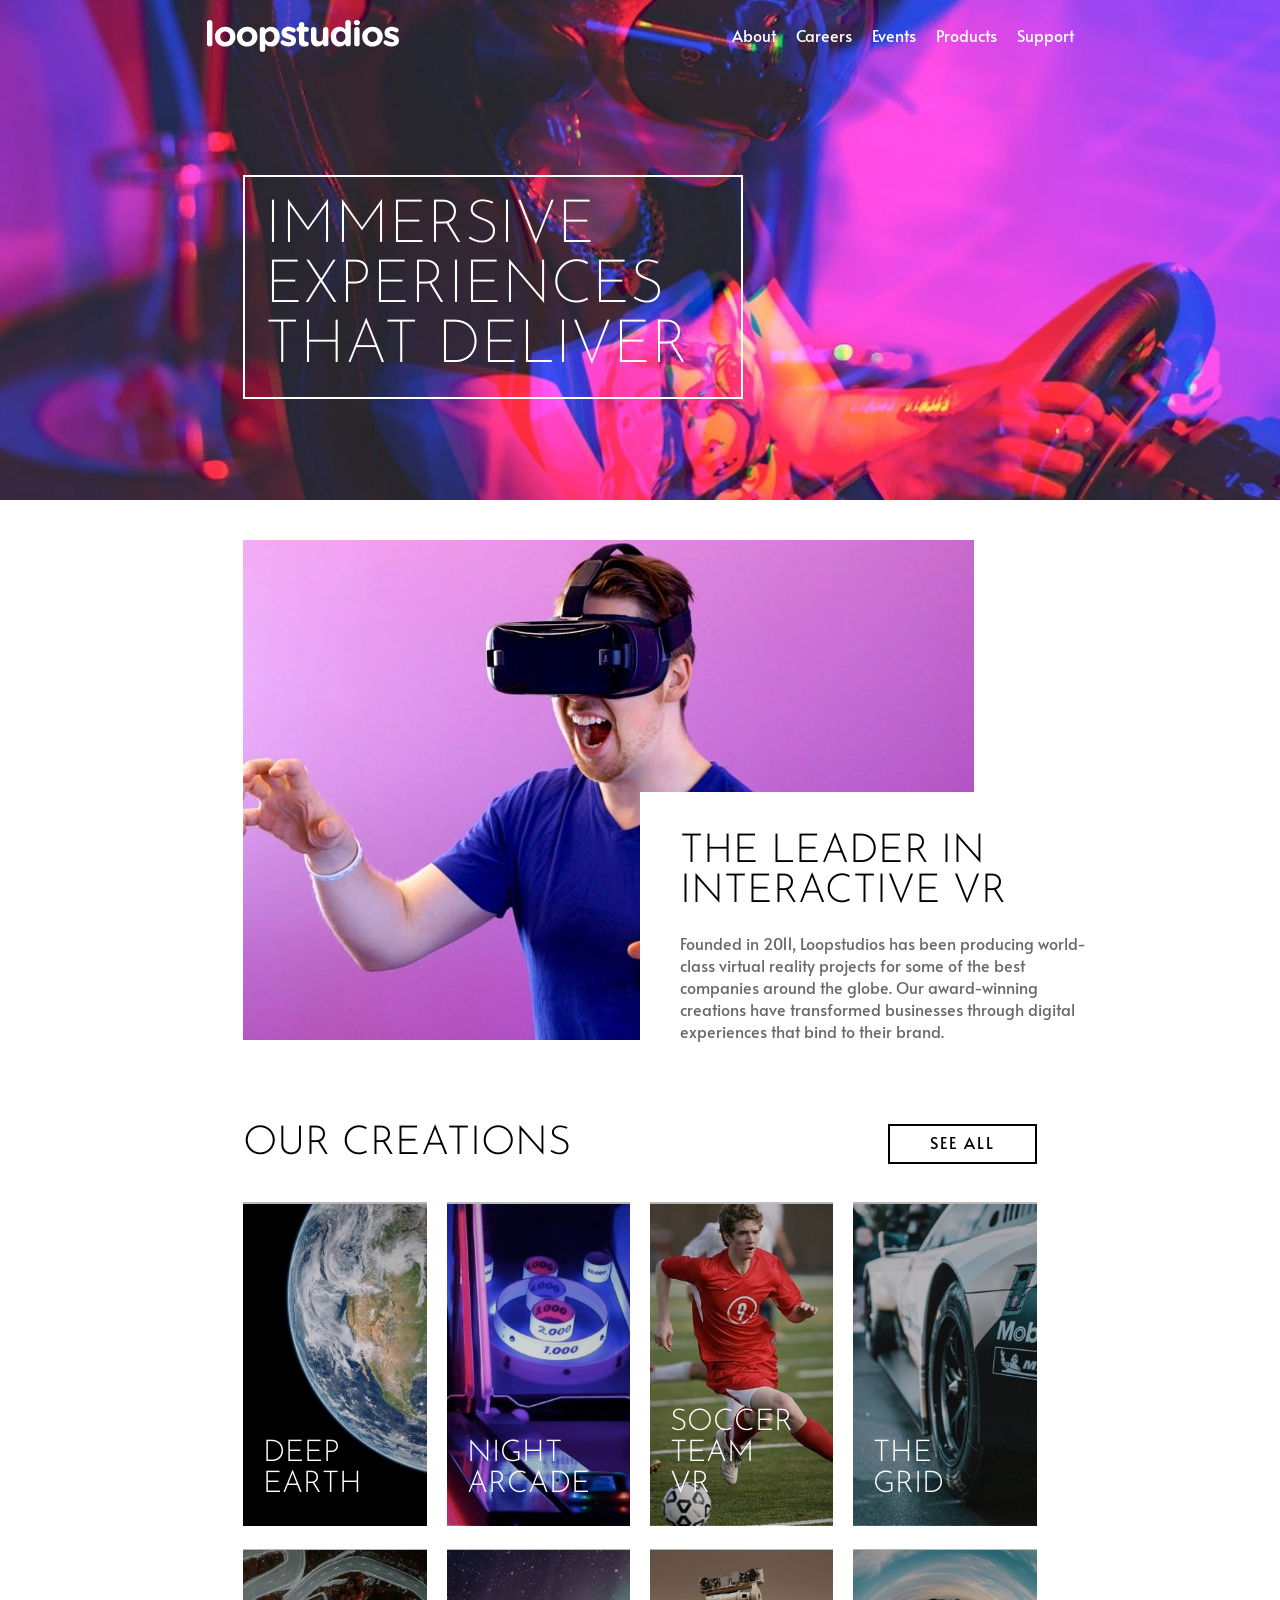
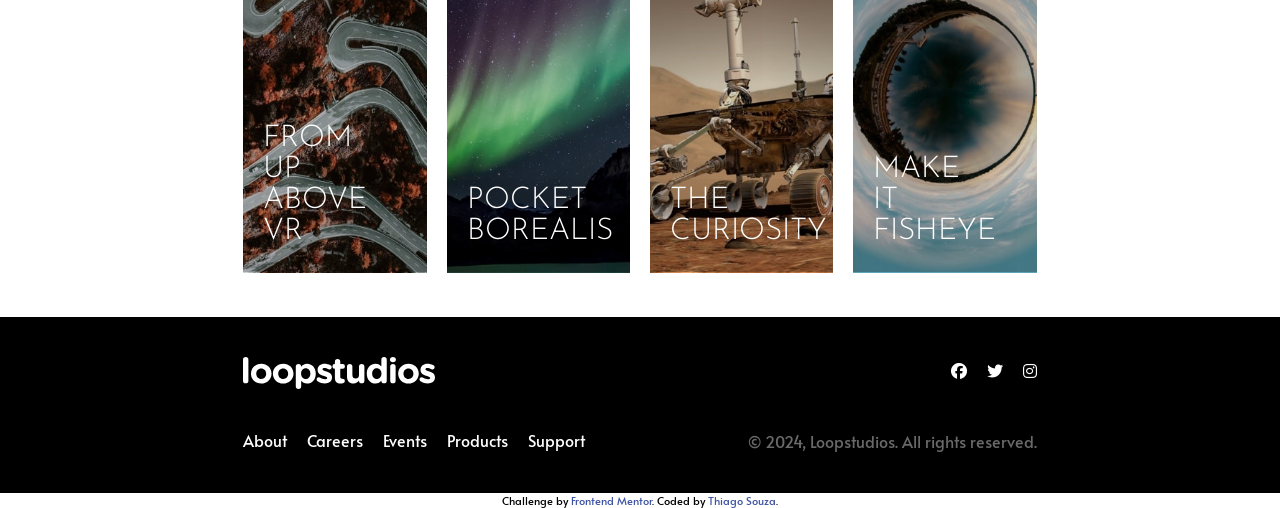
<file: assets/projects/Frontend-Mentor/Loopstudios/index.html>
<!DOCTYPE html>
<html lang="en">
  <head>
    <meta charset="UTF-8" />
    <meta name="viewport" content="width=device-width, initial-scale=1.0" />

    <link
      rel="icon"
      type="image/png"
      sizes="32x32"
      href="./images/favicon-32x32.png"
    />
    <link
      rel="stylesheet"
      href="https://cdnjs.cloudflare.com/ajax/libs/font-awesome/6.5.1/css/all.min.css"
      integrity="sha512-DTOQO9RWCH3ppGqcWaEA1BIZOC6xxalwEsw9c2QQeAIftl+Vegovlnee1c9QX4TctnWMn13TZye+giMm8e2LwA=="
      crossorigin="anonymous"
      referrerpolicy="no-referrer"
    />
    <link rel="stylesheet" href="assets/css/style.css" />
    <link rel="stylesheet" href="assets/css/mq-telas-menores.css" />
    <script src="assets/js/scripts.js" defer></script>
    <title>Loopstudios</title>

    <style>
      .attribution {
        font-size: 11px;
        text-align: center;
      }
      .attribution a {
        color: hsl(228, 45%, 44%);
      }
    </style>
  </head>
  <body>
    <!-- Header -->
    <header>
      <div class="navigation flex">
        <img src="assets/images/logo.svg" alt="Logo loopstudios" />
        <img
          id="openMenu"
          src="assets/images/icon-hamburger.svg"
          alt="hamburguer menu"
        />
        <nav id="menu">
          <div class="mobile-logo-burguer flex">
            <img src="assets/images/logo.svg" alt="loopstudios logo" />
            <button id="closeMenu">X</button>
          </div>
          <ul class="links flex">
            <li><a href="#">About</a></li>
            <li><a href="#">Careers</a></li>
            <li><a href="#">Events</a></li>
            <li><a href="#">Products</a></li>
            <li><a href="#">Support</a></li>
          </ul>
        </nav>
      </div>

      <div class="cta-header">
        <h1>Immersive Experiences That Deliver</h1>
      </div>
    </header>
    <!-- Interactive -->
    <div class="interactive">
      <picture>
        <source
          media="(max-width: 768px)"
          srcset="assets/images/mobile/image-interactive.jpg"
          type="image/jpg"
        />
        <img
          src="assets/images/desktop/image-interactive.jpg"
          alt="A men with a VR headset on"
        />
      </picture>
      <section class="cta-interactive">
        <h1 class="title">The leader in interactive VR</h1>
        <p>
          Founded in 2011, Loopstudios has been producing world-class virtual
          reality projects for some of the best companies around the globe. Our
          award-winning creations have transformed businesses through digital
          experiences that bind to their brand.
        </p>
      </section>
    </div>
    <!-- Aside -->
    <aside>
      <!-- Divisor -->
      <div class="divisor flex">
        <h1 class="title">Our Creations</h1>
        <a href="#" class="see-all">See All</a>
      </div>

      <!-- Cards -->
      <section class="cards">
        <div class="card">
          <picture>
            <source
              media="(max-width: 768px)"
              srcset="assets/images/mobile/image-deep-earth.jpg"
              type="image/jpg"
            />
            <img
              src="assets/images/desktop/image-deep-earth.jpg"
              alt="image of earth"
            />
          </picture>
          <h3>Deep earth</h3>
        </div>
        <div class="card">
          <picture>
            <source
              media="(max-width: 768px)"
              srcset="assets/images/mobile/image-night-arcade.jpg"
              type="image/jpg"
            />
            <img
              src="assets/images/desktop/image-night-arcade.jpg"
              alt="night arcade"
            />
          </picture>
          <h3>Night arcade</h3>
        </div>
        <div class="card">
          <picture>
            <source
              media="(max-width: 768px)"
              srcset="assets/images/mobile/image-soccer-team.jpg"
              type="image/jpg"
            />
            <img
              src="assets/images/desktop/image-soccer-team.jpg"
              alt="image soccer team"
            />
          </picture>
          <h3>Soccer team VR</h3>
        </div>
        <div class="card">
          <picture>
            <source
              media="(max-width: 768px)"
              srcset="assets/images/mobile/image-grid.jpg"
              type="image/jpg"
            />
            <img src="assets/images/desktop/image-grid.jpg" alt="image grid" />
          </picture>
          <h3>The grid</h3>
        </div>
        <div class="card">
          <picture>
            <source
              media="(max-width: 768px)"
              srcset="assets/images/mobile/image-from-above.jpg"
              type="image/jpg"
            />
            <img
              src="assets/images/desktop/image-from-above.jpg"
              alt="image from above"
            />
          </picture>
          <h3>From up above VR</h3>
        </div>
        <div class="card">
          <picture>
            <source
              media="(max-width: 768px)"
              srcset="assets/images/mobile/image-pocket-borealis.jpg"
              type="image/jpg"
            />
            <img
              src="assets/images/desktop/image-pocket-borealis.jpg"
              alt="image pocket borealis"
            />
          </picture>
          <h3>Pocket borealis</h3>
        </div>
        <div class="card">
          <picture>
            <source
              media="(max-width: 768px)"
              srcset="assets/images/mobile/image-curiosity.jpg"
              type="image/jpg"
            />
            <img
              src="assets/images/desktop/image-curiosity.jpg"
              alt="image curiosity"
            />
          </picture>
          <h3>The curiosity</h3>
        </div>
        <div class="card">
          <picture>
            <source
              media="(max-width: 768px)"
              srcset="assets/images/mobile/image-fisheye.jpg"
              type="image/jpg"
            />
            <img
              src="assets/images/desktop/image-fisheye.jpg"
              alt="image fisheye"
            />
          </picture>
          <h3>Make it fisheye</h3>
        </div>
      </section>
    </aside>
    <!-- Footer -->
    <footer>
      <div class="logo-social-medias flex">
        <img src="assets/images/logo.svg" alt="Loopstudios logo" />

        <nav>
          <ul class="links flex">
            <li><i class="fa-brands fa-facebook"></i></li>
            <li><i class="fa-brands fa-twitter"></i></li>
            <li><i class="fa-brands fa-instagram"></i></li>
          </ul>
        </nav>
      </div>

      <div class="footer-links flex">
        <nav>
          <ul class="links flex">
            <li><a href="#">About</a></li>
            <li><a href="#">Careers</a></li>
            <li><a href="#">Events</a></li>
            <li><a href="#">Products</a></li>
            <li><a href="#">Support</a></li>
          </ul>
        </nav>

        <p>&copy; 2024, Loopstudios. All rights reserved.</p>
      </div>
    </footer>

    <div class="attribution">
      Challenge by
      <a href="https://www.frontendmentor.io?ref=challenge" target="_blank"
        >Frontend Mentor</a
      >. Coded by
      <a href="https://www.instagram.com/th_ntc" target="_blank">Thiago Souza</a
      >.
    </div>
  </body>
</html>
</file>
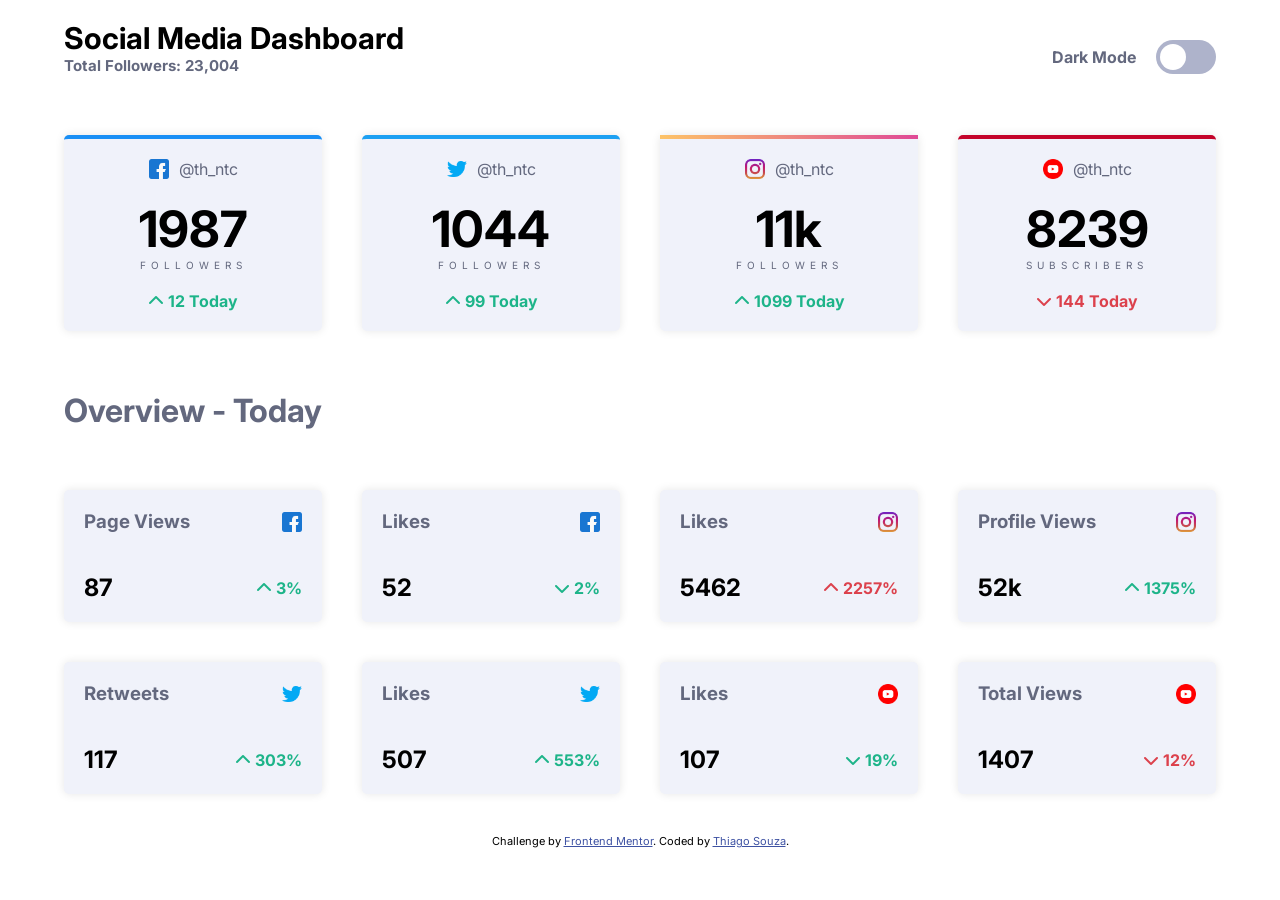
<file: assets/projects/Frontend-Mentor/Social-Media/index.html>
<!DOCTYPE html>
<html lang="pt-br">
  <head>
    <meta charset="UTF-8" />
    <meta name="viewport" content="width=device-width, initial-scale=1.0" />

    <link
      rel="icon"
      type="image/png"
      sizes="32x32"
      href="./images/favicon-32x32.png"
    />
    <link
      rel="stylesheet"
      href="https://cdnjs.cloudflare.com/ajax/libs/font-awesome/6.5.2/css/all.min.css"
      integrity="sha512-SnH5WK+bZxgPHs44uWIX+LLJAJ9/2PkPKZ5QiAj6Ta86w+fsb2TkcmfRyVX3pBnMFcV7oQPJkl9QevSCWr3W6A=="
      crossorigin="anonymous"
      referrerpolicy="no-referrer"
    />
    <link rel="stylesheet" href="assets/css/styles.css" />
    <script src="assets/js/scripts.js" defer></script>

    <title>SMD - Social Media Dashboard</title>

    <style>
      .attribution {
        font-size: 11px;
        text-align: center;
      }
      .attribution a {
        color: hsl(228, 45%, 44%);
      }
    </style>
  </head>
  <body>
    <header>
      <div class="top-header">
        <div class="title-followers">
          <h1>Social Media Dashboard</h1>
          <p>Total Followers: 23,004</p>
        </div>
        <div class="dark-mode">
          <p>Dark Mode</p>
          <label class="switch">
            <input type="checkbox" id="mode-switcher" />
            <span class="slider round"></span>
          </label>
        </div>
      </div>

      <!-- Cards Dashboard -->
      <section class="dashboard-cards">
        <div class="card">
          <!-- Top Card -->
          <div class="top-card">
            <img src="assets/images/facebook.png" alt="" />
            <span class="nickname">@th_ntc</span>
          </div>
          <!-- Followers -->
          <div class="stats-followers">
            <h1>1987</h1>
            <p>Followers</p>
          </div>
          <!-- Bottom Card -->
          <div class="bottom-card">
            <span class="follower-counter">
              <i class="fa-solid fa-chevron-up"></i>
              12 Today
            </span>
          </div>
        </div>

        <div class="card">
          <!-- Top Card -->
          <div class="top-card">
            <img src="assets/images/twitter.png" alt="" />
            <span class="nickname">@th_ntc</span>
          </div>
          <!-- Followers -->
          <div class="stats-followers">
            <h1>1044</h1>
            <p>Followers</p>
          </div>
          <!-- Bottom Card -->
          <div class="bottom-card">
            <span class="follower-counter">
              <i class="fa-solid fa-chevron-up"></i>
              99 Today
            </span>
          </div>
        </div>

        <div class="card">
          <!-- Top Card -->
          <div class="top-card">
            <img src="assets/images/instagram.png" alt="" />
            <span class="nickname">@th_ntc</span>
          </div>
          <!-- Followers -->
          <div class="stats-followers">
            <h1>11k</h1>
            <p>Followers</p>
          </div>
          <!-- Bottom Card -->
          <div class="bottom-card">
            <span class="follower-counter">
              <i class="fa-solid fa-chevron-up"></i>
              1099 Today
            </span>
          </div>
        </div>

        <div class="card">
          <!-- Top Card -->
          <div class="top-card">
            <img src="assets/images/youtube.png" alt="" />
            <span class="nickname">@th_ntc</span>
          </div>
          <!-- Followers -->
          <div class="stats-followers">
            <h1>8239</h1>
            <p>Subscribers</p>
          </div>
          <!-- Bottom Card -->
          <div class="bottom-card">
            <span class="follower-counter">
              <i class="fa-solid fa-chevron-down"></i>
              144 Today
            </span>
          </div>
        </div>
      </section>
    </header>

    <!-- Overview -->
    <h1 class="title-overview">Overview - Today</h1>
    <section class="overview-today">
      <!-- First Row -->
      <div class="overview">
        <div class="top-overview">
          <h3>Page Views</h3>
          <img src="assets/images/facebook.png" alt="" />
        </div>

        <div class="bottom-overview">
          <h2>87</h2>
          <span class="follower-counter">
            <i class="fa-solid fa-chevron-up"></i>
            3%
          </span>
        </div>
      </div>

      <div class="overview">
        <div class="top-overview">
          <h3>Likes</h3>
          <img src="assets/images/facebook.png" alt="" />
        </div>

        <div class="bottom-overview">
          <h2>52</h2>
          <span class="follower-counter">
            <i class="fa-solid fa-chevron-down"></i>
            2%
          </span>
        </div>
      </div>

      <div class="overview">
        <div class="top-overview">
          <h3>Likes</h3>
          <img src="assets/images/instagram.png" alt="" />
        </div>

        <div class="bottom-overview">
          <h2>5462</h2>
          <span class="follower-counter">
            <i class="fa-solid fa-chevron-up"></i>
            2257%
          </span>
        </div>
      </div>

      <div class="overview">
        <div class="top-overview">
          <h3>Profile Views</h3>
          <img src="assets/images/instagram.png" alt="" />
        </div>

        <div class="bottom-overview">
          <h2>52k</h2>
          <span class="follower-counter">
            <i class="fa-solid fa-chevron-up"></i>
            1375%
          </span>
        </div>
      </div>

      <!-- Second Row -->
      <div class="overview">
        <div class="top-overview">
          <h3>Retweets</h3>
          <img src="assets/images/twitter.png" alt="" />
        </div>

        <div class="bottom-overview">
          <h2>117</h2>
          <span class="follower-counter">
            <i class="fa-solid fa-chevron-up"></i>
            303%
          </span>
        </div>
      </div>

      <div class="overview">
        <div class="top-overview">
          <h3>Likes</h3>
          <img src="assets/images/twitter.png" alt="" />
        </div>

        <div class="bottom-overview">
          <h2>507</h2>
          <span class="follower-counter">
            <i class="fa-solid fa-chevron-up"></i>
            553%
          </span>
        </div>
      </div>

      <div class="overview">
        <div class="top-overview">
          <h3>Likes</h3>
          <img src="assets/images/youtube.png" alt="" />
        </div>

        <div class="bottom-overview">
          <h2>107</h2>
          <span class="follower-counter">
            <i class="fa-solid fa-chevron-down"></i>
            19%
          </span>
        </div>
      </div>

      <div class="overview">
        <div class="top-overview">
          <h3>Total Views</h3>
          <img src="assets/images/youtube.png" alt="" />
        </div>

        <div class="bottom-overview">
          <h2>1407</h2>
          <span class="follower-counter">
            <i class="fa-solid fa-chevron-down"></i>
            12%
          </span>
        </div>
      </div>
    </section>

    <div class="attribution">
      Challenge by
      <a href="https://www.frontendmentor.io?ref=challenge" target="_blank"
        >Frontend Mentor</a
      >. Coded by
      <a href="https://www.instagram.com/th_ntc" target="_blank">Thiago Souza</a
      >.
    </div>
  </body>
</html>
</file>
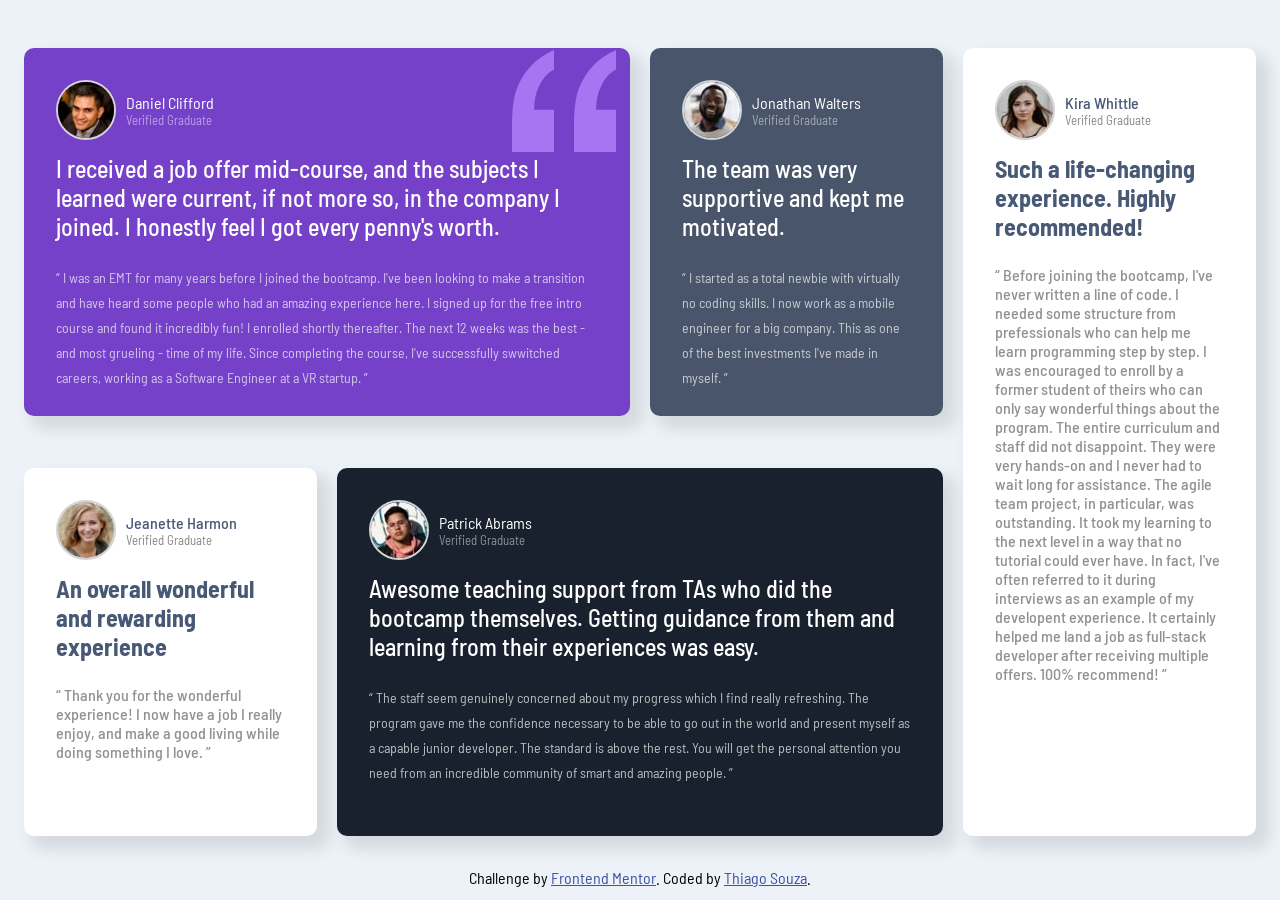
<file: assets/projects/Frontend-Mentor/testimonials-grid/index.html>
<!DOCTYPE html>
<html lang="en">
  <head>
    <meta charset="UTF-8" />
    <meta name="viewport" content="width=device-width, initial-scale=1.0" />
    <link
      rel="icon"
      type="image/png"
      sizes="32x32"
      href="./images/favicon-32x32.png"
    />
    <!-- Fonte -->
    <link rel="preconnect" href="https://fonts.googleapis.com" />
    <link rel="preconnect" href="https://fonts.gstatic.com" crossorigin />
    <link
      href="https://fonts.googleapis.com/css2?family=Barlow+Semi+Condensed:wght@100;200;300;400;500;600;700;800;900&display=swap"
      rel="stylesheet"
    />
    <!-- CSS -->
    <link rel="stylesheet" href="assets/estilos/mobile-first.css" />
    <title>Grid Testimonials</title>
    <style>
      .attribution {
        text-align: center;
      }
      .attribution a {
        color: hsl(228, 45%, 44%);
      }
    </style>
  </head>
  <body>
    <main>
      <!-- Daniel Clifford -->
      <section id="daniel-clifford">
        <div class="user-data">
          <img src="assets/images/image-daniel.jpg" alt="image daniel" />
          <div class="name-graduate">
            <h4>Daniel Clifford</h4>
            <p>Verified Graduate</p>
          </div>
        </div>
        <div class="light-text">
          <p>
            I received a job offer mid-course, and the subjects I learned were
            current, if not more so, in the company I joined. I honestly feel I
            got every penny's worth.
          </p>
        </div>
        <article class="grey-quote">
          <q>
            I was an EMT for many years before I joined the bootcamp. I've been
            looking to make a transition and have heard some people who had an
            amazing experience here. I signed up for the free intro course and
            found it incredibly fun! I enrolled shortly thereafter. The next 12
            weeks was the best - and most grueling - time of my life. Since
            completing the course, I've successfully swwitched careers, working
            as a Software Engineer at a VR startup.
          </q>
        </article>
      </section>

      <!-- Jonathan Walters -->
      <section id="jonathan-walters">
        <div class="user-data">
          <img src="assets/images/image-jonathan.jpg" alt="image jonathan" />
          <div class="name-graduate">
            <h4>Jonathan Walters</h4>
            <p>Verified Graduate</p>
          </div>
        </div>
        <div class="light-text">
          <p>The team was very supportive and kept me motivated.</p>
        </div>
        <article class="grey-quote">
          <q>
            I started as a total newbie with virtually no coding skills. I now
            work as a mobile engineer for a big company. This as one of the best
            investments I've made in myself.
          </q>
        </article>
      </section>

      <!-- Jeanette Harmon -->
      <section id="jeanette-harmon">
        <div class="user-data">
          <img src="assets/images/image-jeanette.jpg" alt="image jeanette" />
          <div class="name-graduate-bg-light">
            <h4>Jeanette Harmon</h4>
            <p>Verified Graduate</p>
          </div>
        </div>
        <div class="grey-text">
          <p>An overall wonderful and rewarding experience</p>
        </div>
        <article class="grey-quote-bg-light">
          <q>
            Thank you for the wonderful experience! I now have a job I really
            enjoy, and make a good living while doing something I love.
          </q>
        </article>
      </section>

      <!-- Patrick Abrams -->
      <section id="patrick-abrams">
        <div class="user-data">
          <img src="assets/images/image-patrick.jpg" alt="image patrick" />
          <div class="name-graduate">
            <h4>Patrick Abrams</h4>
            <p>Verified Graduate</p>
          </div>
        </div>
        <div class="light-text">
          Awesome teaching support from TAs who did the bootcamp themselves.
          Getting guidance from them and learning from their experiences was
          easy.
        </div>
        <article class="grey-quote">
          <q>
            The staff seem genuinely concerned about my progress which I find
            really refreshing. The program gave me the confidence necessary to
            be able to go out in the world and present myself as a capable
            junior developer. The standard is above the rest. You will get the
            personal attention you need from an incredible community of smart
            and amazing people.
          </q>
        </article>
      </section>

      <!-- Kira Whittle -->
      <section id="kira-whittle">
        <div class="user-data">
          <img src="assets/images/image-kira.jpg" alt="image patrick" />
          <div class="name-graduate-bg-light">
            <h4>Kira Whittle</h4>
            <p>Verified Graduate</p>
          </div>
        </div>
        <div class="grey-text">
          <p>Such a life-changing experience. Highly recommended!</p>
        </div>
        <article class="grey-quote-bg-light">
          <q>
            Before joining the bootcamp, I've never written a line of code. I
            needed some structure from prefessionals who can help me learn
            programming step by step. I was encouraged to enroll by a former
            student of theirs who can only say wonderful things about the
            program. The entire curriculum and staff did not disappoint. They
            were very hands-on and I never had to wait long for assistance. The
            agile team project, in particular, was outstanding. It took my
            learning to the next level in a way that no tutorial could ever
            have. In fact, I've often referred to it during interviews as an
            example of my developent experience. It certainly helped me land a
            job as full-stack developer after receiving multiple offers. 100%
            recommend!
          </q>
        </article>
      </section>
    </main>

    <footer>
      <div class="attribution">
        Challenge by
        <a href="https://www.frontendmentor.io?ref=challenge" target="_blank"
          >Frontend Mentor</a
        >. Coded by <a href="https://www.instagram.com/th_ntc/" target="_blank">Thiago Souza</a>.
      </div>
    </footer>
  </body>
</html>
</file>
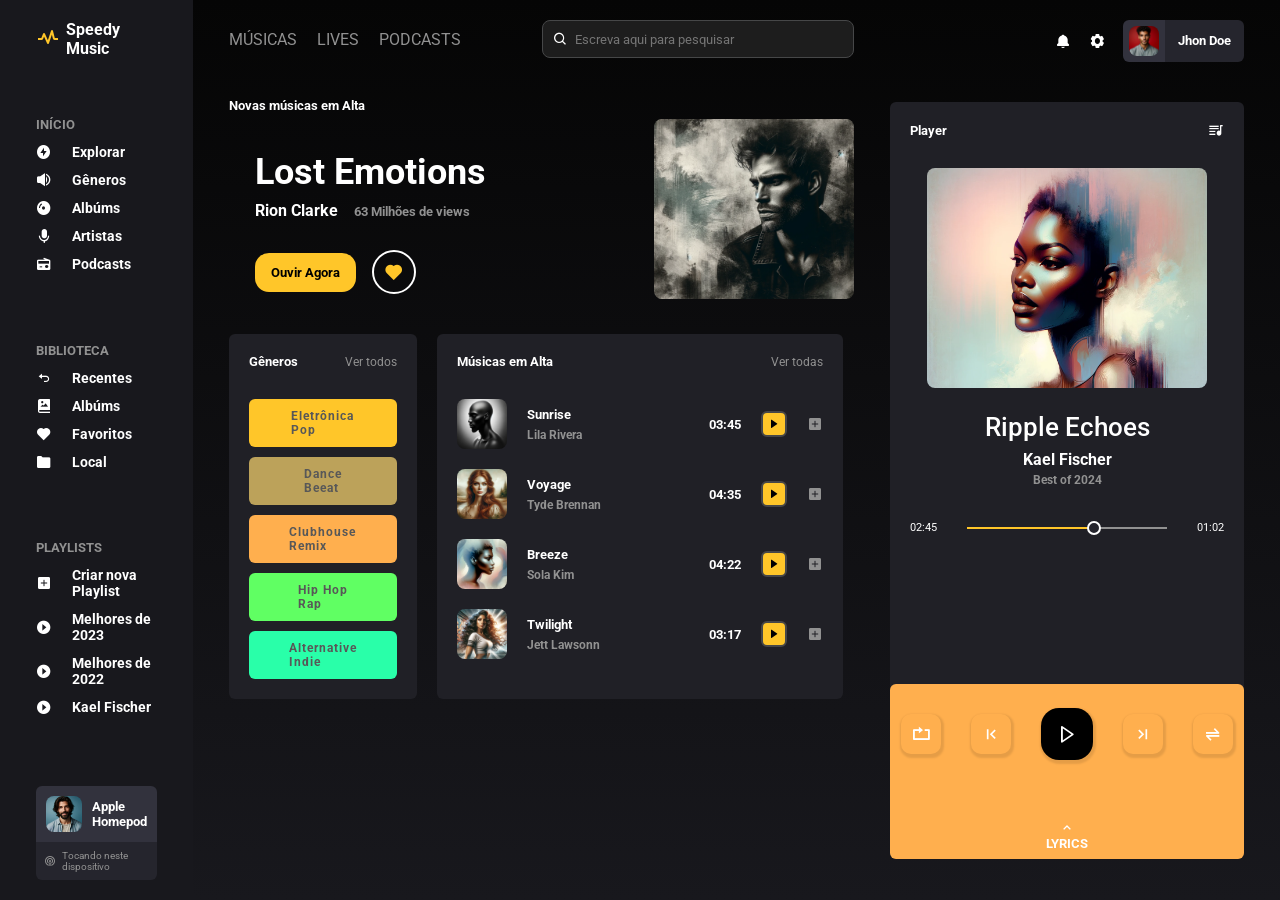
<file: assets/images/projects-image/Destaques/speedy-music/index.html>
<!DOCTYPE html>
<html lang="pt-br">
  <head>
    <meta charset="UTF-8" />
    <meta name="viewport" content="width=device-width, initial-scale=1.0" />
    <link
      href="https://unpkg.com/boxicons@2.1.4/css/boxicons.min.css"
      rel="stylesheet"
    />
    <link rel="stylesheet" href="assets/estilos/style.css" />
    <link rel="stylesheet" href="assets/estilos/mq-telas-menores.css" />
    <title>Music Player Platform</title>
  </head>
  <body>
    <div class="container">
      <aside class="sidebar">
        <!-- Logo -->
        <div class="logo">
          <button class="menu-btn" id="menu-close">
            <i class="bx bx-log-out-circle"></i>
          </button>
          <i class="bx bx-pulse"></i>
          <a href="#">Speedy Music</a>
        </div>

        <!-- Menu -->
        <div class="menu">
          <h5>Início</h5>
          <ul>
            <li>
              <i class="bx bxs-bolt-circle"></i>
              <a href="#">Explorar</a>
            </li>
            <li>
              <i class="bx bxs-volume-full"></i>
              <a href="#">Gêneros</a>
            </li>
            <li>
              <i class="bx bxs-album"></i>
              <a href="#">Albúms</a>
            </li>
            <li>
              <i class="bx bxs-microphone"></i>
              <a href="#">Artistas</a>
            </li>
            <li>
              <i class="bx bxs-radio"></i>
              <a href="#">Podcasts</a>
            </li>
          </ul>
        </div>

        <!-- Library -->
        <div class="menu">
          <h5>Biblioteca</h5>
          <ul>
            <li>
              <i class="bx bx-undo"></i>
              <a href="#">Recentes</a>
            </li>
            <li>
              <i class="bx bxs-photo-album"></i>
              <a href="#">Albúms</a>
            </li>
            <li>
              <i class="bx bxs-heart"></i>
              <a href="#">Favoritos</a>
            </li>
            <li>
              <i class="bx bxs-folder"></i>
              <a href="#">Local</a>
            </li>
          </ul>
        </div>

        <!-- Playlist -->
        <div class="menu">
          <h5>Playlists</h5>
          <ul>
            <li>
              <i class="bx bxs-plus-square"></i>
              <a href="#">Criar nova Playlist</a>
            </li>
            <li>
              <i class="bx bxs-caret-right-circle"></i>
              <a href="#">Melhores de 2023</a>
            </li>
            <li>
              <i class="bx bxs-caret-right-circle"></i>
              <a href="#">Melhores de 2022</a>
            </li>
            <li>
              <i class="bx bxs-caret-right-circle"></i>
              <a href="#">Kael Fischer</a>
            </li>
          </ul>
        </div>

        <div class="playing">
          <div class="top">
            <img src="assets/current.png" alt="a smiley man" />
            <h4>
              Apple<br />
              Homepod
            </h4>
          </div>
          <div class="bottom">
            <i class="bx bx-podcast"></i>
            <p>Tocando neste dispositivo</p>
          </div>
        </div>
      </aside>

      <!-- Main -->
      <main>
        <header>
          <nav class="nav-links">
            <button class="menu-btn" id="menu-open">
              <i class="bx bx-menu"></i>
            </button>
            <a href="#">Músicas</a>
            <a href="#">Lives</a>
            <a href="#">Podcasts</a>
          </nav>

          <div class="search">
            <i class="bx bx-search"></i>
            <input type="text" placeholder="Escreva aqui para pesquisar" />
          </div>
        </header>

        <!-- Trending -->
        <div class="trending">
          <div class="left">
            <h5>Novas músicas em Alta</h5>
            <div class="info">
              <h2>Lost Emotions</h2>
              <h4>Rion Clarke</h4>
              <h5>63 Milhões de views</h5>
              <div class="buttons">
                <button>Ouvir Agora</button>
                <i class="bx bxs-heart"></i>
              </div>
            </div>
          </div>
          <img src="assets/trend.png" alt="album of artist man" />
        </div>

        <!-- Playlist -->
        <div class="playlist">
          <div class="genres">
            <div class="header">
              <h5>Gêneros</h5>
              <a href="#">Ver todos</a>
            </div>

            <div class="items">
              <div class="item">
                <p>Eletrônica<br />Pop</p>
              </div>
              <div class="item">
                <p>Dance<br />Beeat</p>
              </div>
              <div class="item">
                <p>Clubhouse<br />Remix</p>
              </div>
              <div class="item">
                <p>Hip Hop<br />Rap</p>
              </div>
              <div class="item">
                <p>Alternative<br />Indie</p>
              </div>
              <div class="item">
                <p>Classical<br />Period</p>
              </div>
            </div>
          </div>

          <!-- Music List -->
          <div class="music-list">
            <div class="header">
              <h5>Músicas em Alta</h5>
              <a href="#">Ver todas</a>
            </div>

            <div class="items">
              <div class="item">
                <div class="info">
                  <p>01</p>
                  <img src="assets/song-1.png" alt="" />
                  <div class="details">
                    <h5>Sunrise</h5>
                    <p>Lila Rivera</p>
                  </div>
                </div>
                <div class="actions">
                  <p>03:45</p>
                  <div class="icon">
                    <i class="bx bxs-right-arrow"></i>
                  </div>
                  <i class="bx bxs-plus-square"></i>
                </div>
              </div>

              <div class="item">
                <div class="info">
                  <p>02</p>
                  <img src="assets/song-2.png" alt="" />
                  <div class="details">
                    <h5>Voyage</h5>
                    <p>Tyde Brennan</p>
                  </div>
                </div>
                <div class="actions">
                  <p>04:35</p>
                  <div class="icon">
                    <i class="bx bxs-right-arrow"></i>
                  </div>
                  <i class="bx bxs-plus-square"></i>
                </div>
              </div>
              <div class="item">
                <div class="info">
                  <p>03</p>
                  <img src="assets/song-3.png" alt="" />
                  <div class="details">
                    <h5>Breeze</h5>
                    <p>Sola Kim</p>
                  </div>
                </div>
                <div class="actions">
                  <p>04:22</p>
                  <div class="icon">
                    <i class="bx bxs-right-arrow"></i>
                  </div>
                  <i class="bx bxs-plus-square"></i>
                </div>
              </div>

              <div class="item">
                <div class="info">
                  <p>04</p>
                  <img src="assets/song-4.png" alt="" />
                  <div class="details">
                    <h5>Twilight</h5>
                    <p>Jett Lawsonn</p>
                  </div>
                </div>
                <div class="actions">
                  <p>03:17</p>
                  <div class="icon">
                    <i class="bx bxs-right-arrow"></i>
                  </div>
                  <i class="bx bxs-plus-square"></i>
                </div>
              </div>
            </div>
          </div>
        </div>
      </main>

      <!-- Right section -->
      <div class="right-section">
        <div class="profile">
          <i class="bx bxs-bell"></i>
          <i class="bx bxs-cog"></i>
          <div class="user">
            <div class="left">
              <img src="assets/profile.png" alt="just a man look to front" />
            </div>
            <div class="right">
              <h5>Jhon Doe</h5>
            </div>
          </div>
        </div>

        <!-- Music Player -->
        <div class="music-player">
          <div class="top-section">
            <div class="header">
              <h5>Player</h5>
              <i class="bx bxs-playlist"></i>
            </div>
            <div class="song-info">
              <img src="assets/player.png" alt="a woman" />
              <div class="description">
                <h3>Ripple Echoes</h3>
                <h5>Kael Fischer</h5>
                <p>Best of 2024</p>
              </div>
              <div class="progress">
                <p>02:45</p>
                <div class="active-line"></div>
                <div class="deactive-line"></div>
                <p>01:02</p>
              </div>
            </div>
          </div>

          <div class="player-actions">
            <div class="buttons">
              <i class="bx bx-repeat"></i>
              <i class="bx bx-first-page"></i>
              <i class="bx bx-right-arrow play-button"></i>
              <i class="bx bx-last-page"></i>
              <i class="bx bx-transfer-alt"></i>
            </div>

            <div class="lyrics">
              <i class="bx bx-chevron-up"></i>
              <h5>LYRICS</h5>
            </div>
          </div>
        </div>
      </div>
    </div>

    <script src="assets/script/script.js"></script>
  </body>
</html>
</file>
<file: assets/projects/Destaques/Fiber/Assets/estilos/mobile-first.css>
@charset "UTF-8";

@import url('https://fonts.googleapis.com/css2?family=Inter:wght@100;300;400;500;600;700;800;900&family=Quicksand:wght@500&display=swap');

:root {
    --bg-color: #fff7e8;
    --cor-p: #606060;
    --cor-p2: #4d25c4;
    --btn-link-color: #4d25c4;

    /* text */
    --logo: 1.5rem;  /*24px*/
    --title-h1: 2.25rem; /* 36px */
    --title-h2: 1.875rem; /* 30px */
    --title-h3: 1.5rem; /* 24px */
    --line-height-p: 1.5rem; /* 24px */

    /* padding */
    --padding-peq: 0.875rem; /* 14px */
    --padding-med: 1rem; /* 16px */
    --padding-gr: 1.5rem; /* 24px */
    --padding-xxl: 6rem; /* 96px */
    /* padding navbar */
    --padding-mobile: 1.5rem; /* 24px */
    --padding-desktop: 2rem; /* 32px */

    /* margin */
    --margin-peq: 0.875rem; /* 14px */
    --margin-med: 1rem; /* 16px */
    --margin-gr: 1.5rem; /* 24px */
    --margin-xxl: 6rem; /* 96px */

    /* gap flex/grid */
    --gap: 2.5rem; /* 40px */
}

* {
    margin: 0;
    padding: 0;
    box-sizing: border-box;
    font-family: 'Inter', sans-serif;
}

body {
    height: 100vh;
}

/* Header */
header {
    background-color: var(--bg-color);
    padding: var(--padding-mobile);
}

/* Navbar */
header nav ul,
nav #links-comp {
    display: none;
}

header .logo-burguer {
    display: flex;
    align-items: center;
    justify-content: space-between;
}

/* Bloco 1 */
#card-1 {
    display: flex;
    flex-direction: column;
    gap: 40px;
    margin-top: var(--margin-gr);
}

#card-1 .initial-text {
    order: 1;
}

#card-1 .initial-text .rated {
    display: none;
}

#card-1 .initial-text #text-card-1 h1 {
    font-size: var(--title-h1);
    margin-bottom: var(--margin-peq);
}

#card-1 .initial-text #text-card-1 p {
    color: var(--cor-p);
    line-height: var(--line-height-p);
    margin-bottom: var(--margin-peq);
}

#card-1 #btn-link {
    display: flex;
    flex-direction: column;
    justify-content: center;
    align-items: center;
}

#card-1 #btn-link a {
    font-weight: 700;
    margin-bottom: var(--margin-peq);
}

#btn {
    color: #fff;
    text-align: center;
    text-decoration: none;
    
    background-color: var(--btn-link-color);
    border-radius: 5px;
    width: 100%;
    padding: var(--padding-peq);
    transition: background-color .7s ease;
}

#btn:hover {
    background-color: #3d1d9b;
}

/* Bloco 1 img */
#card-1 .img-card-1 img {
    max-width: 100%;
}

/* Footer Bloco 1 */
#footer-card-1 li {
    display: flex;
    align-items: center;
    gap: 10px;
    margin: var(--margin-peq) 0;
}

/* Why Fiber */
.why {
    margin: var(--margin-xxl) var(--margin-gr) var(--margin-gr);
}

.why p {
    color: var(--cor-p2);
    font-weight: 700;
    margin-bottom: var(--margin-peq);
}

.why h3 {
    font-size: var(--title-h2);
}

/* b-a-r */
.b-a-r {
    display: flex;
    flex-direction: column;
    gap: var(--gap);

    margin: var(--margin-gr) 0; 
    text-align: center;
}

.b-a-r section {
    border: 1px solid lightgray;
    border-radius: 5px;
    width: 90%;
    margin: auto;
    padding: var(--padding-gr) var(--padding-gr) var(--padding-peq);
}

.b-a-r section p {
    color: var(--cor-p);
}

.b-a-r section img,
.b-a-r h4,
.b-a-r p {
    margin-bottom: var(--margin-peq);
}

/* Bloco 2 */
#card-2 {
    background-color: #4d25c4;
    border-radius: 10px;
    color: #fff;

    padding: var(--padding-gr);
    margin: var(--margin-xxl) var(--margin-gr);
}

#card-2 #text-card-2 h2 {
    margin-bottom: var(--margin-peq);
}

#card-2 #text-card-2 p {
    margin-bottom: 2.5rem;
    color: #d1d1d1;
}

#card-2 .link-card-2 {
    display: flex;
}

#card-2 #btn {
    background-color: #fff;
    color: #4d25c4;
    font-weight: 700;
}

#card-2 #btn:hover {
    background-color: #ebebeb;
}

/* Bloco 2 img */
.img-card-2 img {
    margin-top: var(--margin-gr);
    max-width: 100%;
    border-radius: 10px;
}

/* Comments */
#all-comments {
    display: flex;
    flex-direction: column;
    gap: var(--gap);
    margin: var(--margin-xxl) var(--margin-gr);
}

#all-comments #comment {
    border: 1px solid lightgray;
    border-radius: 5px;
    padding: var(--padding-med);
}

#all-comments #comment .img-name {
    display: flex;
    align-items: center;
    gap: 10px;
    margin-bottom: var(--margin-peq);
}

#all-comments #comment .img-name .name-value h4{
    color: #4d25c4;
}

#all-comments #comment .comment-links {
    margin-top: var(--margin-peq);
    border: 1px solid lightgray;
    border-radius: 5px;
    text-align: center;
    padding: var(--padding-peq);
}

#all-comments #comment .comment-links a {
    text-decoration: none;
    color: #4d25c4;
    font-weight: 700;
}

/* Footer */
footer {
    background-color: var(--bg-color);
    padding: var(--padding-gr);
}

footer #about h1 {
    margin-bottom: var(--margin-peq);
}

footer #about p,
#about span {
    color: var(--cor-p);
}

footer .footer-links {
    margin-top: var(--margin-gr);
}

footer .footer-links #links {
    display: flex;
    flex-direction: column;
    gap: 10px;

    margin-bottom: var(--margin-gr);
}

footer .footer-links #links a {
    text-decoration: none;
    color: var(--cor-p);
    width: 40%;
}

footer .footer-links #links a:hover {
    text-decoration: underline;
    color: #464646;
}
</file>
<file: assets/projects/Destaques/Fiber/Assets/estilos/mq-telas-grandes.css>
@charset "UTF-8";

:root {
    --bg-color: #fff7e8;
    --cor-p: #606060;
    --cor-p2: #4d25c4;
    --btn-link-color: #4d25c4;

    /* text */
    --logo: 1.5rem;  /*24px*/
    --title-h1: 2.25rem; /* 36px */
    --title-h2: 1.875rem; /* 30px */
    --title-h3: 1.5rem; /* 24px */
    --line-height-p: 1.5rem; /* 24px */

    /* padding */
    --padding-peq: 0.875rem; /* 14px */
    --padding-med: 1rem; /* 16px */
    --padding-gr: 1.5rem; /* 24px */
    --padding-xxl: 6rem; /* 96px */
    /* padding navbar */
    --padding-mobile: 1.5rem; /* 24px */
    --padding-desktop: 2rem; /* 32px */

    /* margin */
    --margin-peq: 0.875rem; /* 14px */
    --margin-med: 1rem; /* 16px */
    --margin-gr: 1.5rem; /* 24px */
    --margin-xxl: 6rem; /* 96px */

    /* gap flex/grid */
    --gap: 2.5rem; /* 40px */
}

@media screen and (min-width: 768px) and (max-width: 1199px){
    /* Bloco 1 */
    #card-1 {
        margin: var(--margin-gr);
        text-align: center;
    }
    /* btn */
    #btn {
        width: 50%;
    }

    /* Footer Bloco 1 List */
    #footer-card-1 ul {
        display: flex;
        align-items: center;
        justify-content: center;
        gap: 20px;
    }

    /* Bloco 1 img */
    #card-1 .img-card-1 {
        margin: auto;
    }

    #card-1 .img-card-1 img {
        width: 500px;
    }

    /* Why Fiber */
    .why {
        text-align: center;
    }

    /* b-a-r */
    .b-a-r {
        flex-direction: row;
        margin: var(--margin-gr);
    }

    /* Bloco 2 */
    #card-2 {
        text-align: center;
    }

    #card-2 .link-card-2 {
        justify-content: center;
    }

    /* Comments */
    #all-comments {
        flex-direction: row;
        width: 100%; 
        justify-content: center;
        align-items: center;
    }

    /* Footer */
    footer {
        display: grid;
        grid-template-columns: repeat(2, 1fr);
        align-items: center;
        padding: var(--padding-gr);
    }

    footer #about p {
        width: 80%;
    }

    footer .footer-links {
        display: grid;
        grid-template-columns: repeat(4, 1fr);
        gap: 20px;
    }
}

@media screen and (min-width: 1200px) and (max-width: 2560px) {
    /* Navbar */
    header nav ul,
    nav #links-comp {
    display: flex;
    }

    header nav li {
        list-style: none;
        padding-left: var(--padding-peq);
    }

    header nav li a {
        text-decoration: none;
        color: var(--cor-p);
    }

    header nav li a:not(#btn):hover {
        text-decoration: underline;
    }

    header nav #links-comp a:not(#btn) {
        color: black;
        font-weight: 700;
    }

    header nav {
        display: flex;
        justify-content: space-between;
        padding-top: var(--padding-gr);
    }

    nav .logo-burguer img {
        display: none;
    }

    /* Header */
    header {
        padding: var(--padding-mobile) var(--padding-xxl);
    }

    /* Bloco 1 */
    #card-1 {
        display: grid;
        grid-template-columns: 1fr 600px;
        align-items: center;

        margin: var(--margin-gr) 0;
    }

    #card-1 .initial-text {
        order: 0;
    }

    #card-1 #btn-link {
        flex-direction: row;
        justify-content: flex-start;
        gap: var(--gap);
    }

    #btn {
        width: 200px;
    }

    /* Stars Rated */
    #card-1 .initial-text .rated {
        display: flex;
        align-items: center;
        gap: 5px;
        padding-bottom: var(--padding-peq);
    }

    /* Bloco 1 img */
    #card-1 .img-card-1 img {
        width: 600px;
    }

    /* Footer Bloco 1 */
    #footer-card-1 ul {
        display: flex;
        gap: var(--gap);
    }

    /* Why Fiber */
    .why {
        margin-left: var(--margin-xxl);
    }

    /* b-a-r */
    .b-a-r {
        flex-direction: row;
        margin: 0 var(--margin-xxl);
        text-align: left;
    }

    /* Bloco 2 */
    #card-2{
        display: grid;
        grid-template-columns: 1fr 500px;
        align-items: center;
        gap: 20px;
        
        margin: var(--margin-xxl);
        padding: var(--padding-xxl) var(--padding-xxl) 0;
    }

    #card-2 #text-card-2 h2 {
        font-size: var(--title-h2);
    }

    #card-2 #text-card-2 p {
        width: 70%;
    }

    /* Bloco 2 img */
    .img-card-2 img {
        width: 500px;
        border-radius: 0;
        vertical-align: bottom;
    }

    /* Comments */
    #all-comments {
        display: flex;
        flex-direction: row;
        gap: var(--gap);
        margin: var(--margin-xxl);
    }

    /* Footer */
    footer {
        display: grid;
        grid-template-columns: repeat(2, 1fr);
        padding: var(--padding-xxl);
        gap: var(--gap);
    }

    footer #about p {
        width: 80%;
    }

    footer .footer-links {
        display: grid;
        grid-template-columns: repeat(4, 1fr);
    }
}
</file>
<file: assets/projects/Destaques/speedy-music/assets/estilos/style.css>
@charset "UTF-8";

@import url(https://fonts.googleapis.com/css?family=Roboto:100,100italic,300,300italic,regular,italic,500,500italic,700,700italic,900,900italic);

* {
  margin: 0;
  padding: 0;
  box-sizing: border-box;
  font-family: "Roboto", sans-serif;
}

a {
  text-decoration: none;
  color: #fff;
}

i {
  color: #fff;
  cursor: pointer;
}

img {
  object-fit: cover;
  object-position: top;
  border-radius: 8px;
}

html,
body {
  background: linear-gradient(#050505, #18181d);
  height: 100vh;
  overflow: hidden;
}

.container {
  width: 100%;
  display: grid;
  grid-template-columns: 1fr 4fr 2fr;
  background: linear-gradient(#050505, #18181d);
}

/* Sidebar Config */
.container .sidebar {
  height: 100vh;
  background-color: #18181d;
  padding: 20px 36px;
  display: flex;
  flex-direction: column;
  justify-content: space-between;
  z-index: 10000;
  transition: all 0.6s ease;
}

.container .sidebar .logo {
  display: flex;
  align-items: center;
  gap: 6px;
}

.container .sidebar .logo > i {
  font-size: 24px;
  transition: all 0.3s ease;
}

.container .sidebar .logo a {
  font-weight: bold;
  transition: all 0.3s ease;
}

.container .sidebar .logo:hover a,
.container .sidebar .logo i,
.container .sidebar .menu ul li:hover a,
.container .sidebar .menu ul li:hover i,
.container main header .nav-links a:hover {
  color: #ffc629;
}

.container .sidebar .menu h5 {
  color: #919191;
  margin-bottom: 12px;
  text-transform: uppercase;
}

.container .sidebar .menu ul {
  list-style: none;
}

.container .sidebar .menu ul li {
  margin-bottom: 12px;
  display: flex;
  align-items: center;
  gap: 20px;
  cursor: pointer;
}

.container .sidebar .menu ul li a {
  font-size: 14px;
  font-weight: bold;
  transition: all 0.3s ease;
}

.container .sidebar .playing .top {
  background: #32323d;
  border-radius: 6px 6px 0 0;
  padding: 10px;
  display: flex;
  align-items: center;
  gap: 10px;
  color: #fff;
  font-size: 13px;
}

.container .sidebar .playing .top img {
  width: 36px;
  height: 36px;
}

.container .sidebar .playing .bottom {
  background-color: #25252d;
  border-radius: 0 0 6px 6px;
  padding: 8px;
  display: flex;
  align-items: center;
  justify-content: center;
  gap: 6px;
  font-size: 12px;
}

.container .sidebar .playing .bottom i,
.container .sidebar .playing .bottom p {
  color: #919191;
}

/* Main Config */
.container main {
  padding: 20px 36px;
}

.container main header {
  display: flex;
  align-items: center;
  justify-content: space-between;
}

.container main header .nav-links {
  display: flex;
  align-items: center;
  gap: 20px;
}

.container main header .nav-links a {
  text-transform: uppercase;
  color: #919191;
  transition: all 0.3s ease;
}

.container main header .search {
  display: flex;
  align-items: center;
  gap: 6px;
  width: 70%;
  background-color: #1d1d1d;
  border: 1px solid #464748;
  padding: 10px;
  border-radius: 8px;
}

.container main header .search input {
  width: 100%;
  background-color: transparent;
  border: none;
  outline: none;
  color: #fff;
}

/* Trending Config */
.container main .trending {
  margin-top: 40px;
  display: flex;
  align-items: center;
  justify-content: space-between;
  color: #fff;
}

.container main .trending .left .info {
  margin-top: 12px;
  padding: 26px;
}

.container main .trending .left .info h2 {
  font-size: 56px;
  margin-bottom: 8px;
}

.container main .trending .left .info h4,
.container main .trending .left .info h5 {
  display: inline;
}

.container main .trending .left .info h5 {
  margin-left: 12px;
  color: #919191;
}

.container main .trending .left .info .buttons {
  margin-top: 30px;
  display: flex;
  align-items: center;
  gap: 16px;
}

.container main .trending .left .info .buttons button {
  padding: 12px 16px;
  background-color: #ffc629;
  border: none;
  border-radius: 14px;
  font-weight: bold;
  cursor: pointer;
}

.container main .trending .left .info .buttons i {
  color: #ffc629;
  font-size: 20px;
  border: 2px solid #fff;
  padding: 10px;
  border-radius: 50%;
}

.container main .trending img {
  width: 300px;
  height: 200px;
}

/* Playlist Config */
.container main .playlist {
  margin-top: 14px;
  display: flex;
  gap: 20px;
}

.container main .playlist .genres {
  color: #fff;
  background-color: #202026;
  padding: 20px;
  border-radius: 6px;
  width: 40%;
}

.container main .playlist .genres .header,
.container main .playlist .music-list .header {
  display: flex;
  align-items: center;
  justify-content: space-between;
  margin-bottom: 30px;
}

.container main .playlist .genres .header a,
.container main .playlist .music-list .header a {
  color: #919191;
  font-size: 12px;
}

.container main .playlist .genres .items {
  display: grid;
  grid-template-columns: repeat(2, 1fr);
  gap: 10px;
}

.container main .playlist .genres .items .item {
  padding: 22px 10px;
  display: flex;
  align-items: center;
  justify-content: center;
  border-radius: 6px;
  cursor: pointer;
}

.container main .playlist .genres .items .item p {
  font-size: 14px;
  font-weight: bold;
  color: #585858;
  letter-spacing: 1px;
}

.container main .playlist .genres .items .item:nth-child(1) {
  background-color: #ffc629;
}
.container main .playlist .genres .items .item:nth-child(2) {
  background-color: #bca25a;
}
.container main .playlist .genres .items .item:nth-child(3) {
  background-color: #ffaf4e;
}
.container main .playlist .genres .items .item:nth-child(4) {
  background-color: #60ff63;
}
.container main .playlist .genres .items .item:nth-child(5) {
  background-color: #29ffa9;
}
.container main .playlist .genres .items .item:nth-child(6) {
  background-color: #47dbdb;
}

/* Music List Config */
.container main .playlist .music-list {
  background-color: #202026;
  padding: 20px;
  color: #fff;
  border-radius: 6px;
  width: 65%;
}

.container main .playlist .music-list .items .item {
  display: flex;
  align-items: center;
  justify-content: space-between;
  margin-bottom: 20px;
}

.container main .playlist .music-list .items .item:last-child {
  margin-bottom: 0;
}

.container main .playlist .music-list .items .item .info,
.container main .playlist .music-list .items .item .actions {
  display: flex;
  align-items: center;
  gap: 20px;
}

.container main .playlist .music-list .items .item .info p {
  color: #919191;
  font-size: 12px;
  font-weight: bold;
  margin-top: 6px;
}

.container main .playlist .music-list .items .item .info img {
  width: 50px;
  height: 50px;
}

.container main .playlist .music-list .items .item .actions p {
  font-size: 13px;
  font-weight: bold;
}

.container main .playlist .music-list .items .item .actions .icon {
  display: flex;
  align-items: center;
  justify-content: center;
  background-color: #ffc629;
  padding: 6px;
  border: 2px solid #464748;
  border-radius: 6px;
}

.container main .playlist .music-list .items .item .actions .icon i {
  font-size: 10px;
  color: #000000;
}

.container main .playlist .music-list .items .item .actions i {
  color: #919191;
}

/* Right Section Configs */
.container .right-section {
  padding: 20px 36px 20px 0;
}

.container .right-section .profile {
  display: flex;
  align-items: center;
  justify-content: flex-end;
  gap: 18px;
  margin-bottom: 40px;
}

.container .right-section .profile .user {
  display: flex;
}

.container .right-section .profile .left {
  display: flex;
  align-items: center;
  background: #32323d;
  padding: 6px;
  border-radius: 6px 0 0 6px;
}

.container .right-section .profile .user .left img {
  width: 30px;
  height: 30px;
}

.container .right-section .profile .user .right {
  background-color: #25252d;
  border-radius: 0 6px 6px 0;
  padding: 13px;
  color: #fff;
}

/* Music Player Configs */
.container .right-section .music-player {
  color: #fff;
  background-color: #202026;
  border-radius: 6px;
  height: 88%;
  display: flex;
  flex-direction: column;
}

.container .right-section .music-player .top-section {
  padding: 20px;
  height: 86%;
}

.container .right-section .music-player .header {
  display: flex;
  align-items: center;
  justify-content: space-between;
  margin-bottom: 30px;
}

.container .right-section .music-player .song-info {
  display: flex;
  flex-direction: column;
  align-items: center;
  gap: 24px;
  text-align: center;
}

.container .right-section .music-player .song-info img {
  width: 280px;
  height: 220px;
}

.container .right-section .music-player .description h3 {
  font-size: 26px;
  font-weight: 500;
  margin-bottom: 8px;
}

.container .right-section .music-player .description h5 {
  font-size: 16px;
  margin-bottom: 4px;
}

.container .right-section .music-player .description p {
  color: #919191;
  font-size: 12px;
  font-weight: bold;
}

.container .right-section .music-player .song-info .progress {
  display: flex;
  align-items: center;
  margin: 10px 0;
}

.container .right-section .music-player .song-info .progress p {
  font-size: 11px;
}

.container .right-section .music-player .song-info .progress .active-line {
  position: relative;
  width: 120px;
  height: 2px;
  background-color: #ffc629;
  margin-left: 30px;
}

.container .right-section .music-player .song-info .progress .deactive-line {
  width: 80px;
  height: 2px;
  background-color: #919191;
  margin-right: 30px;
}

.container
  .right-section
  .music-player
  .song-info
  .progress
  .active-line:before {
  content: "";
  background-color: #25252d;
  height: 10px;
  width: 10px;
  border: 2px solid #fff;
  position: absolute;
  top: -6px;
  left: 120px;
  border-radius: 50%;
  cursor: pointer;
}

.container .right-section .music-player .player-actions {
  background-color: #ffaf4e;
  height: 26%;
  border-radius: 6px;
  display: flex;
  flex-direction: column;
  align-items: center;
  position: relative;
}

.container .right-section .music-player .player-actions .buttons {
  display: flex;
  align-items: center;
  gap: 30px;
  margin-top: 24px;
}

.container .right-section .music-player .player-actions .buttons i {
  font-size: 20px;
  box-shadow: 1px 2px 2px 2px rgba(0, 0, 0, 0.1);
  padding: 10px;
  border-radius: 10px;
}

.container .right-section .music-player .player-actions .buttons .play-button {
  padding: 16px;
  background-color: #000;
  border-radius: 18px;
}

.container .right-section .music-player .player-actions .lyrics {
  display: flex;
  flex-direction: column;
  align-items: center;
  position: absolute;
  bottom: 8px;
}

.container main header .nav-links button,
.container .sidebar .logo button {
  display: none;
  align-items: center;
  justify-content: center;
  background-color: #ffc629;
  border: 1px solid #464748;
  font-size: 20px;
  padding: 4px;
  border-radius: 8px;
  cursor: pointer;
}

.container .sidebar .logo button {
  background-color: transparent;
}

.container .sidebar .logo button i {
  color: #fff;
}

.container main header .nav-links button i {
  color: #000;
}
</file>
<file: assets/projects/Destaques/speedy-music/assets/estilos/mq-telas-menores.css>
@media screen and (max-width: 1400px) {
  .container .sidebar .playing .bottom p {
    font-size: 10px;
  }

  .container main header .search {
    width: 50%;
  }

  .container main .trending .left .info h2 {
    font-size: 36px;
  }

  .container main .trending img {
    width: 200px;
    height: 180px;
  }

  .container main .playlist .genres {
    width: 30%;
  }

  .container main .playlist .genres .items {
    grid-template-columns: 1fr;
  }

  .container main .playlist .genres .items .item {
    padding: 10px;
  }

  .container main .playlist .genres .items .item p {
    font-size: 12px;
  }

  .container main .playlist .genres .items .item:nth-child(6),
  .container main .playlist .music-list .items .item .info > p {
    display: none;
  }
}

@media screen and (max-width: 1200px) {
  .container main header .search {
    width: 40%;
  }

  .container main .trending .left .info h2 {
    font-size: 24px;
  }

  .container main .trending .left .info h5 {
    display: block;
    font-size: 12px;
    margin-left: 0;
  }

  .container main .trending .left .info .buttons button {
    padding: 10px 12px;
    font-size: 12px;
  }

  .container main .trending .left .info .buttons i {
    font-size: 14px;
  }

  .container main .playlist .genres {
    display: none;
  }

  .container main .playlist .music-list {
    width: 100%;
  }

  .container .right-section .music-player {
    height: 88%;
  }

  .container .right-section .music-player .song-info img {
    width: 220px;
    height: 220px;
  }

  .container .right-section .music-player .song-info .description h3 {
    font-size: 22px;
  }

  .container .right-section .music-player .song-info .progress {
    margin: 0;
  }

  .container .right-section .music-player .song-info .progress .active-line {
    width: 80px;
  }
  .container .right-section .music-player .song-info .progress .deactive-line {
    width: 40px;
  }

  .container
    .right-section
    .music-player
    .song-info
    .progress
    .active-line::before {
    left: 80px;
  }

  .container .right-section .music-player .player-actions .buttons {
    margin-top: 30px;
  }

  .container .right-section .music-player .player-actions .buttons i {
    padding: 2px;
    border-radius: 4px;
    font-size: 18px;
  }

  .container
    .right-section
    .music-player
    .player-actions
    .buttons
    .play-button {
    padding: 10px;
    border-radius: 10px;
  }
}

@media screen and (max-width: 992px) {
  .container {
    grid-template-columns: 3fr 2fr;
  }

  .container .sidebar {
    position: absolute;
    left: -100%;
    justify-content: flex-start;
    gap: 4rem;
  }

  .container .sidebar .playing {
    display: none;
  }

  .container main header .nav-links a {
    font-size: 13px;
  }

  .container main header .search {
    width: 38px;
  }

  .container main header .search input {
    display: none;
  }

  .container main .trending img {
    width: 120px;
    height: 100px;
    margin-top: 66px;
  }

  .container main .playlist {
    margin-top: 40px;
  }

  .container .right-section .music-player {
    height: 87%;
  }

  .container .right-section .music-player .song-info img {
    width: 180px;
    height: 180px;
  }

  .container .right-section .music-player .player-actions .buttons {
    margin-top: 38px;
  }

  .container main header .nav-links button,
  .container .sidebar .logo button {
    display: flex;
  }
}

@media screen and (max-width: 768px) {
  .container {
    grid-template-columns: 1fr;
  }

  .container main .trending,
  .container main .playlist {
    display: none;
  }

  .container .right-section {
    position: relative;
    left: 4%;
  }

  .container main header .search {
    position: relative;
    left: 15px;
  }

  .container .right-section .profile {
    justify-content: center;
    margin-bottom: 20px;
  }

  .container .right-section .music-player {
    height: 100%;
  }

  .container .right-section .music-player .song-info img {
    width: 300px;
    height: 190px;
  }

  .container .right-section .music-player .buttons i {
    font-size: 22px;
  }

  .container main header .nav-links button {
    position: relative;
    right: 15px;
  }
}

@media screen and (max-width: 390px) {
  .container {
    background: transparent;
  }

  .container .right-section {
    left: 5%;
    padding: 0;
    width: 90%;
  }

  .container main header .search {
    position: relative;
    left: 15px;
  }

  .container main header .nav-links button {
    right: 10px;
  }
}
</file>
<file: assets/projects/Destaques/Spense/Assets/estilos/mobile-first.css>
@charset "UTF-8";

@import url('https://fonts.googleapis.com/css2?family=Cabin:wght@400;500;600;700&display=swap');

:root {
    --bg-color: #fff6e9;
    --p-color: #808080;
    --link-color: #636363;

    /* text */
    --logo: 1.5rem;  /*24px*/
    --title-h1: 2.25rem; /* 36px */
    --title-h2: 1.875rem; /* 30px */
    --title-h3: 1.5rem; /* 24px */
    --line-height-p: 1.5rem; /* 24px */

    /* padding */
    --padding-peq: 0.875rem; /* 14px */
    --padding-med: 1rem; /* 16px */
    --padding-gr: 1.5rem; /* 24px */
    /* padding navbar */
    --padding-mobile: 1.5rem; /* 24px */
    --padding-desktop: 2rem; /* 32px */

    /* margin */
    --margin-peq: 0.875rem; /* 14px */
    --margin-med: 1rem; /* 16px */
    --margin-gr: 1.5rem; /* 24px */
}

* {
    margin: 0;
    padding: 0;
    box-sizing: border-box;
    scroll-behavior: smooth;
    font-family: 'Cabin', sans-serif;
}

body {
    height: 100vh;
}

header {
    background-color: var(--bg-color);
}

/* Top Text Config */
#top-text {
    background-color: black;
    color: #fff;
    text-align: center;

    padding: 10px;
}

/* Navbar Config */
#navigation ul {
    display: none;
}

#navigation {
    border-bottom: 1px solid rgba(0, 0, 0, 0.3);
    padding: var(--padding-mobile);
}

#navigation #logo-burguer {
    display: flex;
    align-items: center;
    justify-content: space-between;
}

#navigation #logo-burguer p {
    font-weight: 700;
    font-size: var(--logo);
    cursor: pointer; 
}

#navigation #logo-burguer img {
    cursor: pointer;
}

/* Header Config */
header #first-block {
    display: flex;
    flex-direction: column;
    margin: var(--margin-gr);
}

header #first-block .first-block-text {
    order: 1;
    margin-top: var(--margin-gr);
}

header #first-block .first-block-text h1 {
    font-size: var(--title-h1);
    margin-bottom: var(--margin-peq);
}

header #first-block .first-block-text p {
    color: var(--p-color);
    margin-bottom: var(--margin-peq);
    line-height: var(--line-height-p);
}

/* Picture Config */
header #first-block-img {
    margin: auto;
}

header #first-block-img img {
    max-width: 100%;
}

header #first-block .list-first-block li {
    display: flex;
    align-items: center;
    gap: 10px;

    color: var(--link-color);
    font-weight: 700;

    padding-bottom: 10px;
}

header #first-block .formulary {
    padding: 0.875rem 0 2rem;
}

header #first-block .formulary #email {
    padding: 1rem;
    border: 1px solid rgb(148, 148, 148);
    border-radius: 5px;
}

#btn {
    background-color: black;
    color: #fff;
    padding: 1rem;
    border-radius: 5px;
    text-decoration: none;
    margin-left: 0.875rem;
    transition: background .7s ease;
}

#btn:hover {
    background-color: rgb(32, 32, 32);
}

::placeholder {
    color: lightgray;
}

/* Logos */
#logos {
    display: flex;
    justify-content: space-evenly;
    align-items: center;
    margin: var(--margin-med);
}

#logos .pinterest,
.twitter,
.reddit,
.google,
.slack {
    display: none;
}

#logos img{
    width: 100px;
}

/* Segundo Bloco Config */
#second-block {
    display: grid;
    justify-items: center;
    background-color: var(--bg-color);
    border-radius: 10px;

    margin: var(--margin-gr);
    padding: var(--padding-gr) var(--padding-gr) 0;
}

#second-block .second-block-text h2 {
    font-size: var(--title-h2);
    margin-bottom: var(--margin-peq);
}

#second-block .second-block-text p {
    color: var(--p-color);
    line-height: var(--line-height-p);
    margin-bottom: var(--margin-peq)
}

#second-block .second-block-text a {
    color: var(--link-color);
    font-weight: 700;
}

#second-block picture img {
    max-width: 100%;
    vertical-align: bottom;
}

/* Aside */
#block-thirdy {
    display: flex;
    flex-direction: column;
    margin: 2rem;
}

#block-thirdy .bloco-thirdy-text h3 {
    font-size: var(--title-h2);
    margin-bottom: var(--margin-peq);
}

#block-thirdy .bloco-thirdy-text p {
    margin-bottom: var(--margin-peq);
    color: var(--p-color);
    line-height: var(--line-height-p);
}

#block-thirdy .bloco-thirdy-text a {
    color: var(--link-color);
    font-weight: 700;
}

#block-thirdy .bloco-thirdy-img {
    order: 2;
    margin: var(--margin-peq);
}

#block-thirdy .bloco-thirdy-img img{
    max-width: 100%;
}

/* Footer */
footer {
    background-color: black;
    color: #fff;
    padding: var(--padding-gr);
}

footer #about-spense {
    padding: var(--padding-peq) 0;
}

footer #about-spense h3 {
    margin-bottom: var(--margin-peq);
}

footer #about-spense p {
    color: var(--p-color);
    margin-bottom: var(--margin-peq);
}

footer #footer-links {
    display: grid;
    grid-template-columns: repeat(2, 100px);
    justify-content: space-between;
    gap: 20px;
}

footer #footer-links .links {
    display: flex;
    flex-flow: column wrap;
}

footer #footer-links .links a {
    color: var(--link-color);
    text-decoration: none;
    margin-top: var(--padding-peq);
    transition: color .7s ease;
}

footer #footer-links .links a:hover {
    text-decoration: underline;
    color: #808080;
}
</file>
<file: assets/projects/Destaques/Spense/Assets/estilos/mq-telas-grandes.css>
:root {
    --bg-color: #fff6e9;
    --p-color: #808080;
    --link-color: #636363;

    /* text */
    --logo: 1.5rem;  /*24px*/
    --title-h1: 2.25rem; /* 36px */
    --title-h2: 1.875rem; /* 30px */
    --title-h3: 1.5rem; /* 24px */
    --line-height-p: 1.5rem; /* 24px */

    /* padding */
    --padding-peq: 0.875rem; /* 14px */
    --padding-med: 1rem; /* 16px */
    --padding-gr: 1.5rem; /* 24px */
    --padding-xxl: 7%; /* 132px */
    /* padding navbar */
    --padding-mobile: 1.5rem; /* 24px */

    /* margin */
    --margin-peq: 0.875rem; /* 14px */
    --margin-med: 1rem; /* 16px */
    --margin-gr: 1.5rem; /* 24px */
    --margin-xxl: 7%; /* 132px */
}
/* Config Tablet */
@media screen and (min-width:768px) and (max-width: 1199px) {
    /* NavBar Tablet Config */
    #navigation {
        border: none;
        padding: var(--padding-mobile);
    }

    #navigation nav {
        display: flex;
        align-items: center;
        justify-content: space-between;
    }

    #navigation ul {
        display: flex;
        gap: 20px;
    }

    #navigation li {
        list-style: none;
        padding-right: var(--padding-peq);
    }

    #navigation li:not(#btn){
        padding-right: 0;
    }

    #navigation li a:not(#btn) {
        text-decoration: none;
        color: var(--link-color);
    }

    #navigation li a:not(#btn):hover {
        text-decoration: underline;
    }

    #navigation #logo-burguer img {
        display: none;
    }

    /* Logos */
    #logos .pinterest,
    .twitter {
        display: block;
    }

    #second-block {
        padding: var(--padding-xxl) var(--padding-xxl) 0;
    }

    /* Footer */
    footer {
        display: grid;
        grid-template-columns: repeat(2, 1fr);
        gap: 40px;
        padding: var(--padding-xxl);
    }

    footer #footer-links {
        grid-template-columns: repeat(4, 1fr);
    }

    footer #about-spense {
        padding: 0;
    }
}

/* Config PC */
@media screen and (min-width: 1200px) and (max-width: 2560px) {
    /* NavBar PC Config */
    #navigation {
        border: none;
        padding: var(--padding-mobile) 7%;
    }

    #navigation nav {
        display: flex;
        align-items: center;
        justify-content: space-between;
    }

    #navigation ul {
        display: flex;
    }

    #navigation li {
        list-style: none;
        padding-right: var(--padding-peq);
    }

    #navigation li a:not(#btn) {
        text-decoration: none;
        color: var(--link-color);
    }

    #navigation li a:not(#btn):hover {
        text-decoration: underline;
    }

    #navigation #logo-burguer img {
        display: none;
    }

    /* Bloco 1 PC Config */
    header #first-block {
        display: grid;
        grid-template-columns: 1fr 400px;
        align-items: center;
        margin: var(--margin-gr) var(--margin-xxl);
        padding-bottom: var(--padding-gr);
    }

    header #first-block .first-block-text {
        order: 0;
    }

    header #first-block .first-block-text h1 {
        font-size: calc(var(--title-h1) + .5vw);
    }

    header #first-block .first-block-text p {
        width: 60%;
        font-size: calc(16px + .2vw);
    }

    /* Bloco 1 - Picture PC Config */
    header #first-block-img {
        margin-right: var(--margin-med);
    }

    header #first-block-img img {
        width: 400px;
    }

    /* Logos */
    #logos .pinterest,
    .twitter,
    .reddit,
    .google,
    .slack {
        display: block;
    }

    /* Bloco 2 Config */
    #second-block {
        display: grid;
        grid-template-columns: 1fr 400px;
        align-items: center;
        gap: 40px;

        padding: var(--padding-gr) var(--padding-xxl) 0;
        margin: var(--margin-gr) var(--margin-xxl);
    }

    #second-block picture img {
        width: 400px;
    }

    #second-block .second-block-text p {
        width: 80%;
    }

    /* Bloco 3 Config */
    #block-thirdy {
        display: grid;
        grid-template-columns: 1fr 1fr;
        align-items: center;

        margin: var(--margin-xxl);
    }

    #block-thirdy .bloco-thirdy-text {
        order: 2;
    }

    #block-thirdy .bloco-thirdy-img {
        margin: 0;
        width: 600px;
    }

    #block-thirdy .bloco-thirdy-img img {
        width: 500px;
    }

    /* Footer */
    footer {
        display: grid;
        grid-template-columns: repeat(2, 1fr);
        gap: 40px;
        padding: var(--padding-xxl);
    }

    footer #footer-links {
        grid-template-columns: repeat(4, 1fr);
    }

    footer #about-spense {
        padding: 0;
    }
}
</file>
<file: assets/projects/Frontend-Mentor/clipboard-landing-page/assets/estilos/mobile-first.css>
@charset "UTF-8";

@import url("https://fonts.googleapis.com/css2?family=Bai+Jamjuree:wght@200;300;400;500;600;700&display=swap");

:root {
  /* margin */
  --m-peq: 1rem; /* 16px */
  --m-med: 1.5rem; /* 24px */
  --m-gr: 2rem; /* 32px */
  --m-xxl: 3rem; /* 48px */

  /* padding */
  --p-peq: 1rem; /* 16px */
  --p-med: 1.5rem; /* 24px */
  --p-gr: 2rem; /* 32px */
  --p-xxl: 3rem; /* 48px */

  /* Primary */
  --Strong-Cyan: hsl(171, 66%, 44%);
  --Light-Blue: hsl(233, 100%, 69%);

  /* Neutral */
  --Dark-Grayish-Blue: hsl(210, 10%, 33%);
  --Grayish-Blue: hsl(201, 11%, 66%);
}

* {
  margin: 0;
  padding: 0;
  box-sizing: border-box;
  font-family: "Bai Jamjuree", sans-serif;
}

body {
  height: 100vh;
}

h1,
h2,
h3,
h4 {
  color: var(--Dark-Grayish-Blue);
}

p {
  color: var(--Grayish-Blue);
  line-height: 25px;
}

/* Header */
header {
  background: url(../images/bg-header-mobile.png) no-repeat;
  background-size: cover;

  text-align: center;

  padding: var(--p-gr);
}

.textHeader h1 {
  margin: var(--m-peq) 0;
}

.textHeader p {
  margin-bottom: var(--m-gr);
}

/* Download Button */
.downloadButtons {
  display: flex;
  flex-direction: column;
  gap: 20px;
}

.downloadButtons button {
  border-radius: 50px;
  border: none;
  padding: var(--p-peq);

  color: #fff;
  font-weight: 700;
  font-size: 1rem;
  cursor: pointer;
}

.downloadButtons button:hover {
  filter: brightness(1.05);
}

.foriOS {
  background-color: var(--Light-Blue);
  box-shadow: 0px 2px 0px 2px hsl(233, 61%, 58%);
}

.forMac {
  background-color: var(--Strong-Cyan);
  box-shadow: 0px 2px 0px 2px hsl(171, 66%, 38%);
}

/* Mac Monitor Section */
#keepTrack {
  margin: var(--m-gr);
  text-align: center;
}

#keepTrack h3 {
  font-size: 2rem;
}

#keepTrack p {
  margin: var(--m-peq);
}

#macSection {
  text-align: center;
}

/* Img Mac */
.imgMac {
  padding: var(--p-gr);
}

.imgMac img {
  max-width: 100%;
}

/* Bottom Mac Monitor Tex */
.listMacSection {
  margin: var(--m-gr);
}

.listMacSection h4 {
  margin: 10px 0;
}

/* Devices */
#devices {
  margin: var(--m-xxl) var(--m-gr);
  display: flex;
  flex-flow: column-reverse wrap;
  gap: 40px;

  text-align: center;
}

.imgDevices img {
  max-width: 100%;
}

#accessClipboard h3 {
  font-size: 2rem;
  margin: var(--m-peq);
}

#supercharge {
  margin: var(--m-gr);
  text-align: center;
}

#supercharge h3 {
  font-size: 2rem;
  margin-bottom: var(--m-peq);
}

/* Aside */
aside {
  margin: var(--m-gr);
  text-align: center;
}

#cps h4 {
  margin-bottom: var(--m-peq);
}

#cps p {
  margin-bottom: var(--m-gr);
}

#cps .cpsImg {
  margin-bottom: var(--p-peq);
}

/* Logos */
#logos {
  display: flex;
  flex-direction: column;

  gap: 50px;

  margin: var(--m-xxl) 0;
}

/* Clipboard for iOS and Mac */
aside .iosAndMac .textIosAndMac h3 {
  font-size: 2rem;
  margin: var(--m-peq);
}

aside .iosAndMac .textIosAndMac p {
  margin-bottom: var(--m-gr);
}

/* Footer */
footer {
  --Grayish-Blue: rgb(226, 226, 226);
  background-color: var(--Grayish-Blue);

  text-align: center;

  padding: var(--p-gr) 0;
}

footer img {
  width: 50px;
  margin: var(--m-peq);
}

footer .links1,
footer .links2,
footer .links3 {
  display: flex;
  flex-direction: column;
  gap: 20px;
  margin-bottom: var(--m-peq);
}

footer .links1 a,
footer .links2 a,
footer .links3 a {
  text-decoration: none;
  color: var(--Dark-Grayish-Blue);
  width: 15%;
  margin: auto;
}

footer .links1 a:hover,
footer .links2 a:hover,
footer .links3 a:hover {
  text-decoration: underline;
  color: var(--Strong-Cyan);
}

footer .icons {
  display: flex;
  align-items: center;
  justify-content: center;
  gap: 50px;

  margin-top: var(--m-gr);
}

footer .icons a {
  transition: transform 0.7s ease-in-out;
}

footer .icons a:hover {
  transform: translateY(-10px);
}

footer .icons a:hover svg path {
  fill: var(--Strong-Cyan);
}

@media screen and (min-width: 767px) and (max-width: 1023px) {
  .downloadButtons {
    flex-direction: row;
    justify-content: center;
    gap: 40px;
  }

  .downloadButtons button {
    transition: transform 0.7s ease-in-out;
  }

  .downloadButtons button:hover {
    transform: scale(1.05);
  }

  #macSection .listMac {
    display: flex;
    text-align: start;
    width: 90%;
    margin: var(--m-gr) auto;
  }

  #devices {
    opacity: 0;
    transition: opacity 1s ease-in-out;
  }

  #cps {
    display: flex;
    align-items: center;
    gap: 40px;
    margin: 5% var(--m-xxl) 10%;
  }

  #cps .createBlacklists,
  #cps .plainTextSnippets,
  #cps .sneakPreview {
    width: 100%;
    margin: auto;
  }

  #logos {
    flex-direction: row;
    align-items: center;
    justify-content: space-around;

    opacity: 0;
    transition: opacity 1s ease-in-out;

    margin-bottom: 10%;
  }

  #logos div > img {
    width: 80px;
  }
  .iosAndMac {
    margin-bottom: 10%;
  }

}

@media screen and (min-width: 1024px) {
  header {
    background: url(../images/bg-header-desktop.png) no-repeat;
    background-size: cover;
    padding-top: 100px;
  }

  .downloadButtons {
    flex-direction: row;
    justify-content: center;
    gap: 40px;
  }

  .downloadButtons button {
    transition: transform 0.7s ease-in-out;
  }

  .downloadButtons button:hover {
    transform: scale(1.05);
  }

  #keepTrack {
    margin-top: 10%;
  }

  #keepTrack p {
    width: 50%;
    margin: var(--m-med) auto;
  }

  #macSection {
    display: grid;
    grid-template-columns: 700px 1fr;
    align-items: center;
    opacity: 0;
    transition: opacity 1s ease-in-out;
  }

  #macSection .listMac {
    text-align: start;
    width: 80%;
    margin: auto;
  }

  #macSection .imgMac img {
    width: 500px;
  }

  #devices {
    opacity: 0;
    transition: opacity 1s ease-in-out;
  }

  #cps {
    display: flex;
    align-items: center;
    gap: 40px;
    margin: 5% var(--m-xxl) 10%;
  }

  #cps .createBlacklists,
  #cps .plainTextSnippets,
  #cps .sneakPreview {
    width: 30%;
    margin: auto;
  }

  #logos {
    flex-direction: row;
    align-items: center;
    justify-content: space-around;
    opacity: 0;
    transition: opacity 1s ease-in-out;
    margin-bottom: 10%;
  }

  .iosAndMac {
    margin-bottom: 10%;
  }

  footer {
    display: grid;
    grid-template-columns: repeat(5, 1fr);
    align-items: center;
    padding: var(--m-xxl);
  }

  footer .links1 a,
  footer .links2 a,
  footer .links3 a {
    width: 50%;
  }
}
</file>
<file: assets/projects/Frontend-Mentor/four-card/assets/estilos/mobile-first.css>
@charset "UTF-8";

@import url("https://fonts.googleapis.com/css2?family=Poppins:wght@100;200;300;400;500;600;700;800;900&display=swap");

:root {
  /* margin */
  --m-1: 0.25rem; /* 4px */
  --m-1-5: 0.375rem; /* 6px */
  --m-2: 0.5rem; /* 8px */
  --m-2-5: 0.625rem; /* 10px */
  --m-3: 0.75rem; /* 12px */
  --m-3-5: 0.875rem; /* 14px */
  --m-4: 1rem; /* 16px */
  --m-5: 1.25rem; /* 20px */
  --m-6: 1.5rem; /* 24px */
  --m-7: 1.75rem; /* 28px */
  --m-8: 2rem; /* 32px */
  --m-9: 2.25rem; /* 36px */
  --m-10: 2.5rem; /* 40px */
  --m-11: 2.75rem; /* 44px */
  --m-12: 1.25rem; /* 20px */
  --m-14: 3.5rem; /* 56px */
  --m-16: 4rem; /* 64px */
  --m-20: 5rem; /* 80px */
  --m-24: 6rem; /* 96px */
  --m-28: 7rem; /* 112px */
  --m-32: 8rem; /* 128px */
  --m-36: 9rem; /* 144px */
  --m-40: 10rem; /* 160px */
  --m-44: 11rem; /* 176px */
  --m-48: 12rem; /* 192px */
  --m-52: 13rem; /* 208px */
  --m-56: 14rem; /* 224px */
  --m-60: 15rem; /* 240px */
  --m-64: 16rem; /* 256px */
  --m-72: 18rem; /* 288px */
  --m-80: 20rem; /* 320px */
  --m-96: 24rem; /* 384px */

  /* padding */
  --p-1: 0.25rem; /* 4px */
  --p-1-5: 0.375rem; /* 6px */
  --p-2: 0.5rem; /* 8px */
  --p-2-5: 0.625rem; /* 10px */
  --p-3: 0.75rem; /* 12px */
  --p-3-5: 0.875rem; /* 14px */
  --p-4: 1rem; /* 16px */
  --p-5: 1.25rem; /* 20px */
  --p-6: 1.5rem; /* 24px */
  --p-7: 1.75rem; /* 28px */
  --p-8: 2rem; /* 32px */
  --p-9: 2.25rem; /* 36px */
  --p-10: 2.5rem; /* 40px */
  --p-11: 2.75rem; /* 44px */
  --p-12: 1.25rem; /* 20px */
  --p-14: 3.5rem; /* 56px */
  --p-16: 4rem; /* 64px */
  --p-20: 5rem; /* 80px */
  --p-24: 6rem; /* 96px */
  --p-28: 7rem; /* 112px */
  --p-32: 8rem; /* 128px */
  --p-36: 9rem; /* 144px */
  --p-40: 10rem; /* 160px */
  --p-44: 11rem; /* 176px */
  --p-48: 12rem; /* 192px */
  --p-52: 13rem; /* 208px */
  --p-56: 14rem; /* 224px */
  --p-60: 15rem; /* 240px */
  --p-64: 16rem; /* 256px */
  --p-72: 18rem; /* 288px */
  --p-80: 20rem; /* 320px */
  --p-96: 24rem; /* 384px */

  /* Primary */
  --team-builder: hsl(0, 78%, 62%);
  --supervisor: hsl(180, 62%, 55%);
  --karma: hsl(34, 97%, 64%);
  --calculator: hsl(212, 86%, 64%);

  /* Neutral */
  --title-emphasis: hsl(234, 12%, 34%);
  --paragraphs: hsl(229, 6%, 66%);
  --bg-global: hsl(0, 0%, 98%);
}

* {
  margin: 0;
  padding: 0;
  box-sizing: border-box;
  font-family: "Poppins", sans-serif;
}

body {
  height: 100vh;
  background-color: var(--bg-global);
}

/* Header */
header {
  width: 90%;
  margin: var(--m-10) auto;
  text-align: center;
}

header h2 {
  color: var(--title-emphasis);
  font-weight: 200;
  margin-bottom: var(--m-2);
}

header span {
  font-weight: 500;
}

header p {
  color: var(--paragraphs);
  line-height: 25px;
}

/* Main Blocks Group */
main .sectionBlocks {
  width: 90%;
  margin: 0 auto var(--m-5);
  padding: var(--p-5);

  box-shadow: 10px 10px 10px rgba(0, 0, 0, 0.1);
  border-radius: 10px 10px 0 0;
}

main .sectionBlocks h3 {
  color: var(--title-emphasis);
}

main .sectionBlocks p {
  color: var(--paragraphs);
  margin-bottom: var(--m-5);
}

/* Individual Blocks */
#supervisor {
  border-top: 4px solid var(--supervisor);
}

#team-builder {
  border-top: 4px solid var(--team-builder);
}

#karma {
  border-top: 4px solid var(--karma);
}

#calculator {
  border-top: 4px solid var(--calculator);
}

/* Image Block Container */
#icon-block {
  position: relative;
  top: 10px;
  left: 80%;
}

/* Footer */
footer {
  padding: var(--p-5);
}

/* Config PC/Notbooks */
@media screen and (min-width: 1200px) and (max-width: 2560px) {
  main {
    display: grid;
    grid-template-columns: repeat(5, 1fr);
    grid-template-rows: repeat(4, 1fr);
    gap: 20px;
  }

  main .sectionBlocks {
    width: 100%;
    box-shadow: 0px 10px 10px rgba(0, 0, 0, 0.1);
    transition: transform 0.7s ease-in-out;
  }

  main .sectionBlocks:hover {
    transform: translateY(-10px);
  }

  #supervisor {
    grid-area: 2 / 2 / 4 / 3;
  }
  #team-builder {
    grid-area: 1 / 3 / 3 / 4;
  }
  #karma {
    grid-area: 3 / 3 / 5 / 4;
  }
  #calculator {
    grid-area: 2 / 4 / 4 / 5;
  }

  #icon-block {
    left: 0;
  }

  #icon-block img {
    position: relative;
    top: 10px;
    left: 70%;
  }
}
</file>
<file: assets/projects/Frontend-Mentor/fylo-landing-page/assets/estilos/mobile-first.css>
@charset "UTF-8";

@import url("https://fonts.googleapis.com/css2?family=Open+Sans:wght@400;700&family=Raleway:wght@400;700&display=swap");

:root {
  /* Primary */
  --title-and-bgFooter: hsl(243, 87%, 12%);
  --aside-bg: hsl(238, 22%, 44%);

  /* Accent */
  --buttonColor: hsl(224, 93%, 58%);
  --linkButton: hsl(170, 45%, 43%);

  /* Neutral */
  --bgBody: hsl(240, 75%, 98%);
  --paragraphs: hsl(0, 0%, 50%);

  /* Fonts */
  --font-body: "Open Sans", sans-serif;
  --font-other-texts: "Raleway", sans-serif;

  /* padding */
  --p-peq: 0.875rem;
  --p-med: 1rem;
  --p-gr: 2rem;
  --p-xxl: 3rem;

  /* margin */
  --m-peq: 0.875rem;
  --m-med: 1rem;
  --m-gr: 2rem;
  --m-xxl: 3rem;
}

* {
  margin: 0;
  padding: 0;
  box-sizing: border-box;
  scroll-behavior: smooth;
}

body {
  height: 100vh;
  background-color: var(--bgBody);
  font-family: var(--font-body);
}

h1,
h2,
h3,
h4 {
  color: var(--title-and-bgFooter);
}

p {
  color: var(--paragraphs);
}

/* TopBar */
.topBar {
  display: flex;
  justify-content: space-between;
  align-items: center;

  padding: var(--p-gr);
}

.topBar img {
  width: 100px;
}

nav ul {
  display: flex;
  align-items: center;
  gap: 20px;
  list-style: none;
}

nav li a {
  color: #000;
  text-decoration: none;
}

nav li a:hover {
  text-decoration: underline;
}

/* Header */
header {
  padding: var(--p-gr);
}

#headerSection {
  display: flex;
  flex-direction: column;
}

.textHeader {
  order: 1;
  text-align: center;
}

.textHeader h1 {
  margin: var(--m-gr) 0;
}

.textHeader p {
  color: #000;
  margin-bottom: var(--m-gr);
}

.imgHeader img,
.imgStayProductive img {
  max-width: 100%;
  order: 0;
}

/* Header Button */
#headerSection .inputButton {
  display: flex;
  flex-direction: column;
  gap: 10px;
}

#headerSection .inputButton input {
  padding: var(--p-peq);
  border-radius: 5px;
  border: 2px solid var(--aside-bg);
}

input:valid {
  color: rgb(61, 155, 61);
}

input:valid + .error {display: none;}

input:invalid {
  border: 2px solid tomato !important;
  color: tomato;
}

.error {
  display: none;
  color: tomato;
  font-size: 0.75rem;
  text-align: start;
}

input:invalid + .error{
  display: block;
}

#headerSection .inputButton button {
  background-color: var(--buttonColor);
  border: none;
  border-radius: 5px;
  box-shadow: 3px 3px 5px rgba(0, 0, 0, 0.3);

  padding: var(--p-peq);

  color: #fff;
  font-size: 1rem;
  font-weight: 700;
}

#headerSection .inputButton button:hover {
  filter: brightness(1.1);
}

/* Main */
main {
  margin: var(--m-xxl) 0;
  padding: 0 var(--p-gr);
}

/* Stay Productive */
#stayProductive .stayProductiveText h2 {
  margin: var(--m-xxl) 0 var(--m-peq);
  text-align: center;
}

#stayProductive .stayProductiveText p {
  margin-bottom: var(--m-med);
}

.stayProductiveText a {
  text-underline-offset: 0.4em;
  color: var(--linkButton);

  display: flex;
  align-items: flex-end;
  justify-content: center;
  gap: 5px;
}

.stayProductiveText a #arrow {
  background-color: var(--linkButton);
  fill: #fff;
  border-radius: 50%;
}

/* Quote StayProductive */
#quoteComment {
  background-color: #fff;
  border-radius: 10px;
  box-shadow: 1px 1px 15px rgba(0, 0, 0, 0.2);

  margin: var(--m-xxl) 0;
  padding: var(--p-gr);
}

#quoteComment p {
  line-height: 25px;
  color: #000;
}

#quoteComment .user-data {
  display: flex;
  align-items: flex-start;
  gap: 10px;
}

#quoteComment .user-data img {
  width: 40px;
  border-radius: 50%;
}

#quoteComment .user-data .user p {
  font-size: 0.7rem;
  color: var(--paragraphs);
}

/* Aside */
aside {
  background-color: var(--aside-bg);
  padding: var(--p-xxl);

  text-align: center;
}

aside .asideText h3,
aside .asideText p {
  color: #fff;
}

aside .asideText h3,
aside .asideText p {
  margin-bottom: var(--m-med);
}

aside .inputAside {
  display: flex;
  flex-direction: column;
  gap: 10px;
}

aside .inputAside input {
  padding: var(--p-peq);
  border-radius: 5px;
  border: 2px solid var(--title-and-bgFooter);
}

aside .inputAside button {
  background-color: var(--buttonColor);
  box-shadow: 3px 3px 10px rgba(0, 0, 0, 0.2);
  border: none;
  border-radius: 5px;

  color: #fff;
  font-weight: 700;

  padding: var(--p-peq);
}

aside .inputAside button:hover {
  filter: brightness(1.1);
}

/* Footer */
footer {
  background-color: var(--title-and-bgFooter);
  padding: var(--p-xxl);
}

footer .phone,
footer .mail {
  display: flex;
  align-items: center;
  gap: 10px;
  margin-top: var(--m-peq);
}

footer .phone a,
footer .mail a {
  text-decoration: none;
  color: #fff;
}

footer .phone a:hover,
footer .mail a:hover {
  text-decoration: underline;
}

/* Footer Links */
footer .linksFooter1,
footer .linksFooter2 {
  display: flex;
  flex-direction: column;
  gap: 20px;
  margin: var(--m-gr) 0;
}

footer .linksFooter a,
footer .linksFooter2 a {
  color: #fff;
  text-decoration: none;
}

footer .linksFooter a:hover,
footer .linksFooter2 a:hover {
  text-decoration: underline;
  color: var(--aside-bg);
}

.socialMedia {
  display: flex;
  align-items: center;
  justify-content: center;
  gap: 20px;
}

.socialMedia .facebook i,
.socialMedia .twitter i,
.socialMedia .instagram i {
  color: #fff;
}

.socialMedia .facebook:hover i,
.socialMedia .twitter:hover i,
.socialMedia .instagram:hover i {
  color: var(--aside-bg);
}

.socialMedia .facebook,
.socialMedia .twitter,
.socialMedia .instagram {
  border: 2px solid #fff;
  border-radius: 50%;

  padding: 10px;
  width: 34px;
  height: 34px;

  display: flex;
  align-items: center;
  justify-content: center;

  cursor: pointer;
  transition: transform .7s ease-in-out;
}

.socialMedia .facebook:hover,
.socialMedia .twitter:hover,
.socialMedia .instagram:hover {
  transform: translateY(-10px);
}

@media screen and (min-width: 1024px) {
  .topBar {
    padding: var(--p-xxl);
  }

  #headerSection {
    display: grid;
    grid-template-columns: repeat(2, 1fr);
    padding: 0 var(--p-xxl);
  }

  #headerSection .textHeader {
    order: 0;
    text-align: start;
  }

  #headerSection .textHeader h1 {
    font-size: 2rem;
  }

  #headerSection .inputButton {
    flex-direction: row;
  }

  #headerSection .inputButton input {
    width: 60%;
  }

  #headerSection .inputButton button {
    width: 30%;
  }

  #stayProductive {
    display: grid;
    grid-template-columns: repeat(2, 1fr);
    margin: var(--m-xxl);
  }

  #stayProductive .stayProductiveText h2 {
    text-align: start;
  }

  #stayProductive .imgStayProductive {
    order: 1;
  }

  .stayProductiveText a {
    justify-content: flex-start;
  }

  #quoteComment {
    width: 70%;
  }

  aside {
    display: grid;
    grid-template-columns: repeat(2, 1fr);
    text-align: start;
    gap: 40px;
    padding: var(--p-xxl) 5rem;
  }

  aside .asideText h3 {
    font-size: 2rem;
  }

  aside .asideText p {
    width: 70%;
  }

  .inputAside button {
    width: 50%;
  }

  footer {
    display: grid;
    grid-template-columns: repeat(3, 1fr);
    align-items: baseline;
  }

  footer .linksFooter {
    display: grid;
    grid-template-columns: repeat(2, 1fr);
  }
}
</file>
<file: assets/projects/Frontend-Mentor/huddle-landing-page/assets/estilos/mobile-first.css>
@charset "UTF-8";

@import url("https://fonts.googleapis.com/css2?family=Open+Sans:wght@400;700&family=Poppins:wght@600&display=swap");

:root {
  --title-font: "Poppins", sans-serif;
  --body-font: "Open Sans", sans-serif;

  /* Primary */
  --Button-bg: hsl(322, 100%, 66%);

  /* Neutral */
  --Bg-header: hsl(193, 100%, 96%);
  --Title-color: hsl(192, 100%, 9%);
  --Paragraphs: hsl(208, 11%, 55%);

  /* padding */
  --padding-peq: 1rem;
  --padding-med: 1.5rem;
  --padding-gr: 2rem;
  --padding-xxl: 3rem;

  /* margin */
  --margin-peq: 1rem;
  --margin-med: 1.5rem;
  --margin-gr: 2rem;
  --margin-xxl: 3rem;
}

* {
  margin: 0;
  padding: 0;
  box-sizing: border-box;
  scroll-behavior: smooth;
}

body {
  height: 100vh;
  font-family: var(--body-font);
}

h1,
h2,
h3,
h4 {
  color: var(--Title-color);
}

p {
  color: var(--Paragraphs);
}

/* Header */
header {
  background: url(../images/bg-hero-mobile.svg) no-repeat var(--Bg-header);
  background-size: cover;
}

/* Topbar */
.topBar {
  display: flex;
  align-items: center;
  justify-content: space-between;

  padding: var(--padding-peq);
}

.topBarBtn {
  text-decoration: none;
  color: #000;
  font-weight: 700;
  font-size: 0.9rem;

  background-color: #fff;
  border-radius: 20px;
  box-shadow: 5px 3px 5px rgba(0, 0, 0, 0.2);

  padding: 10px var(--padding-peq);
}

.topBarBtn:hover {
  color: rgba(0, 0, 0, 0.5);
}

.topBar img {
  width: 8rem;
}

/* About Huddle */
#aboutHuddle {
  text-align: center;
  padding: var(--padding-gr);
}

#aboutHuddle .about h1 {
  margin-bottom: var(--margin-peq);
}

#aboutHuddle .about p {
  margin-bottom: var(--margin-gr);
  color: var(--Titles);
  line-height: 25px;
}

/* General Button */
.generalButton {
  background-color: var(--Button-bg);
  padding: var(--padding-peq);
  border-radius: 50px;
  width: 70%;
  margin: auto;
  text-align: center;
}

.generalButton:hover {
  filter: brightness(1.1);
}

.generalButton .btn {
  color: #fff;
  text-decoration: none;
  font-weight: 700;
}

#aboutHuddle img {
  max-width: 100%;
}

/* Cards */
#growTogether,
#flowingConversations,
#yourUsers {
  width: 90%;
  margin: var(--margin-xxl) auto;
  padding: var(--padding-gr);

  box-shadow: 1px 1px 10px rgba(0, 0, 0, 0.2);
  border-radius: 10px;
}

#growTogether .growText,
#flowingConversations .flowingText,
#yourUsers .yourUsersText {
  text-align: center;
}

#growTogether .growText h3,
#flowingConversations .flowingText h3,
#yourUsers .yourUsersText h3 {
  margin: var(--margin-peq) 0;
}

#growTogether .growText p,
#flowingConversations .flowingText p,
#yourUsers .yourUsersText p {
  line-height: 30px;
}

#growTogether img,
#flowingConversations img,
#yourUsers img {
  max-width: 100%;
}

/* Aside */
aside {
  position: relative;
  top: 150px;
  width: 90%;
  margin: var(--margin-xxl) auto;
  padding: var(--padding-gr);

  box-shadow: 1px 1px 10px rgba(0, 0, 0, 0.2);
  border-radius: 10px;
  background-color: #fff;
}

aside h2 {
  text-align: center;
  margin-bottom: var(--margin-gr);
}

/* Footer */
footer {
  background-color: var(--Title-color);
  color: #fff;

  padding: 10rem var(--padding-gr);
}

.contact .logo {
  margin-bottom: var(--margin-gr);
}

.infos .location,
.phone,
.email {
  display: flex;
  gap: 10px;

  margin-bottom: var(--margin-gr);
}

/* Links Footer */
.linksFooter {
  display: flex;
  flex-direction: column;
  gap: 20px;
}

.linksFooter a {
  text-decoration: none;
  color: #fff;
}

.linksFooter a:hover {
  text-decoration: underline;
}

/* Icons */
.icon {
  width: 1.25rem;
}

#location {
  width: 2rem;
}

#facebook {
  width: 1rem;
}

.socialMedia {
  margin: var(--margin-xxl) 0;
  display: flex;
  align-items: center;
  justify-content: center;
  gap: 20px;

  fill: #fff;
}

.instagram i,
.facebook i,
.twitter i {
  border-radius: 50%;
  padding: 10px;
  border: 2px solid #fff;
}

#copy {
  text-align: center;
  color: #fff;
}

/* Media Querie PC */
@media screen and (min-width: 1024px) {
  /* topBar */
  .topBar {
    margin: 0 var(--margin-xxl);
  }

  /* About Huddle */
  #aboutHuddle {
    display: grid;
    grid-template-columns: 1fr 600px;
    align-items: center;
    text-align: start;

    margin: 0 var(--margin-gr);
  }

  #aboutHuddle .about h1 {
    font-size: 2.5rem;
  }

  #aboutHuddle .about {
    width: 70%;
  }

  .generalButton {
    margin: 0;
    cursor: pointer;
  }

  /* Cards */
  #growTogether,
  #flowingConversations,
  #yourUsers {
    display: grid;
    grid-template-columns: repeat(2, 1fr);
    align-items: center;
    gap: 20px;
  }

  #growTogether .growText,
  #flowingConversations .flowingText,
  #yourUsers .yourUsersText {
    text-align: start;
  }

  #growTogether .growText h3,
  #flowingConversations .flowingText h3,
  #yourUsers .yourUsersText h3 {
    font-size: 2rem;
  }

  #growTogether .growText p,
  #flowingConversations .flowingText p,
  #yourUsers .yourUsersText p {
    width: 80%;
  }

  #growTogether .growImg {
    order: 2;
  }

  #yourUsers .yourUsersImg {
    order: 1;
  }

  /* Aside */
  aside {
    width: 50%;
    display: flex;
    flex-direction: column;
    align-items: center;
  }

  /* Footer */
  footer {
    display: grid;
    grid-template-columns: repeat(3, 1fr);
    align-items: baseline;
  }

  footer .linksFooter {
    display: grid;
    grid-template-columns: repeat(2, 1fr);
    margin-left: var(--margin-xxl);
  }

  #copy {
    position: relative;
    left: 190%;
  }
}
</file>
<file: assets/projects/Frontend-Mentor/Loopstudios/assets/css/style.css>
@charset "UTF-8";

@import url(https://fonts.googleapis.com/css?family=Alata:regular);

@import url(https://fonts.googleapis.com/css?family=Josefin+Sans:100,200,300,regular,500,600,700);

* {
  margin: 0;
  padding: 0;
  box-sizing: border-box;
  -webkit-font-smoothing: antialiased;
  -moz-osx-font-smoothing: grayscale;
}

:root {
  font-size: 62.5%;

  /* Primary */
  --White: hsl(0, 0%, 100%);
  --Black: hsl(0, 0%, 0%);
  --Dark-Gray: hsl(0, 0%, 55%);
  --Very-Dark-Gray: hsl(0, 0%, 41%);

  /* Fonts */
  --font-default: "Alata", sans-serif;
  --font-contrast: "Josefin Sans", sans-serif;
}

body {
  font-size: 1.6rem;
  font-family: var(--font-default);
}

a {
  color: #fff;
  text-decoration: none;
}

li {
  list-style: none;
}

#openMenu,
header .navigation .mobile-logo-burguer {
  display: none;
}

/* Header */
header {
  background: url(../images/desktop/image-hero.jpg) no-repeat center top / cover;
  height: 500px;
  position: relative;
  padding: 2rem 4rem;
}

header .cta-header {
  position: absolute;
  top: 35%;
  left: 19%;
  border: 2px solid #fff;
  padding: 2rem;
  width: 500px;
}

header .cta-header h1 {
  font-family: var(--font-contrast);
  font-weight: 200;
  color: #fff;
  text-transform: uppercase;
  font-size: 6rem;
}

.flex {
  display: flex;
}

/* Navigation */
.navigation {
  justify-content: space-around;
  align-items: center;
}

.navigation nav ul {
  gap: 2rem;
}

.links li a::after,
footer i::after {
  content: "";
  display: block;
  width: 0%;
  height: 2px;
  background-color: #fff;
  transition: width 0.7s ease-in-out;
}

.links li a:hover::after,
footer i:hover::after {
  width: 100%;
}

/* Interactive */
.interactive {
  position: relative;
  padding: 4rem 19%;
}

.interactive .cta-interactive {
  position: absolute;
  top: 50%;
  left: 50%;

  padding: 4rem;
  max-width: 500px;
  background-color: #fff;
}

.title {
  font-size: 4rem;
  text-transform: uppercase;
  font-family: var(--font-contrast);
  font-weight: 300;
}

.interactive .cta-interactive p {
  color: var(--Very-Dark-Gray);
  margin: 2rem 0;
}

/* Aside */
aside {
  padding: 4rem 19%;
}

/* Divisor */
aside .divisor {
  justify-content: space-between;
  text-transform: uppercase;
  margin-bottom: 4rem;
}

aside .divisor a {
  border: 2px solid #000;
  color: #000;
  padding: 5px 4rem;
  letter-spacing: 2px;
  transition: background-color 0.4s ease-in-out;
}

aside .divisor a:hover {
  background-color: #000;
  color: #fff;
}

/* Aside cards */
aside .cards {
  display: grid;
  grid-template-columns: repeat(4, 1fr);
  gap: 2rem;
}

aside .cards .card {
  position: relative;
  cursor: pointer;
}

aside .cards .card::after {
  content: "";
  position: absolute;
  bottom: 5px;
  left: 0;
  width: 100%;
  height: 99%;

  box-shadow: inset 0 0 200px rgba(0, 0, 0, 0.5);
}

aside .cards .card img {
  width: 100%;
  transition: opacity 0.7s ease;
}

aside .cards .card:hover img {
  opacity: 0.4;
}

aside .cards .card:hover h3 {
  color: #000;
}

aside .cards .card h3 {
  position: absolute;
  bottom: 30px;
  left: 20px;

  font-size: 3rem;
  color: #fff;
  font-family: var(--font-contrast);
  text-transform: uppercase;
  font-weight: 300;

  width: 60%;
  transition: 0.4s ease;
  z-index: 99;
}

/* Footer */
footer {
  background-color: #000;
  padding: 4rem 19%;
}
footer i {
  color: #fff;
  cursor: pointer;
}

footer i::after {
  margin-top: 5px;
}
footer p {
  color: var(--Very-Dark-Gray);
}

footer .logo-social-medias nav ul,
footer .footer-links nav ul {
  gap: 2rem;
}

footer .logo-social-medias,
footer .footer-links {
  justify-content: space-between;
  align-items: center;
}

footer .logo-social-medias {
  margin-bottom: 4rem;
}
</file>
<file: assets/projects/Frontend-Mentor/Loopstudios/assets/css/mq-telas-menores.css>
@media screen and (max-width: 1024px) {
  header .navigation {
    justify-content: space-between;
  }
  header .cta-header {
    left: 6%;
  }

  .interactive {
    padding: 8rem 6%;
  }
  .interactive .cta-interactive {
    top: 45%;
  }
  aside {
    padding: 6%;
  }
}

@media screen and (max-width: 992px) {
  .interactive {
    display: flex;
    flex-direction: column;
    align-items: center;
    padding: 4rem 7%;
  }

  .interactive img {
    max-width: 100%;
  }

  .interactive .cta-interactive {
    position: static;
    text-align: center;
  }
}

/* Mobile Design */
@media screen and (max-width: 768px) {
  #openMenu {
    display: block;
  }

  /* Header */
  header {
    background: url(../images/mobile/image-hero.jpg) no-repeat center top /
      cover;
  }

  /* Header Nav */
  header nav {
    position: fixed;
    top: 20%;
    background-color: #000;
    height: 100vh;
    width: 100%;
    top: 0;
    right: 0;
    padding: 4rem 2rem;
    transition: transform 0.7s ease-in-out;
    transform: translate(-100%);
    z-index: 100;
  }

  header .navigation .mobile-logo-burguer {
    display: inline-flex;
    align-items: center;
    gap: 60%;
    margin-bottom: 4rem;
  }

  header nav .mobile-logo-burguer button {
    padding: 5px 1rem;
    border: 1px solid #fff;
    background-color: transparent;
    color: #fff;
  }

  header nav .links {
    flex-direction: column;
    font-size: 3rem;
  }

  header nav .links li a {
    font-family: var(--font-contrast);
    font-weight: 300;
  }

  /* Navigation */
  header .navigation {
    justify-content: space-between;
  }

  header .cta-header {
    left: 40px;
    width: 80%;
  }

  header .cta-header h1 {
    font-size: 3.5rem;
    line-height: 5rem;
  }
  /* Interactive */
  .interactive {
    display: flex;
    flex-direction: column;
    align-items: center;
    padding: 4rem 7%;
  }

  .interactive img {
    max-width: 100%;
  }

  .interactive .cta-interactive {
    position: static;
    text-align: center;
  }

  .interactive .cta-interactive p {
    line-height: 30px;
  }

  /* Title */
  .title {
    font-size: 3rem;
  }

  /* Aside */
  aside .divisor {
    flex-direction: column;
  }

  aside .divisor h1 {
    margin-bottom: 2rem;
  }
  aside .divisor a {
    text-align: center;
  }

  /* Cards */
  aside .cards {
    grid-template-columns: 1fr;
  }
  /* Footer */
  footer .logo-social-medias,
  footer .footer-links {
    flex-direction: column;
  }

  footer .logo-social-medias nav {
    margin-top: 2rem;
  }

  footer .footer-links nav {
    margin-bottom: 2rem;
  }
}
</file>
<file: assets/projects/Frontend-Mentor/Social-Media/assets/css/styles.css>
@charset "UTF-8";

@import url(https://fonts.googleapis.com/css?family=Inter:100,200,300,regular,500,600,700,800,900);

* {
  margin: 0;
  padding: 0;
  box-sizing: border-box;
  -webkit-font-smoothing: antialiased;
  -moz-osx-font-smoothing: grayscale;
  font-family: "Inter", sans-serif;
}

:root {
  font-size: 62.5%;

  /* Primary */
  --Lime-Green: hsl(163, 72%, 41%);
  --Bright-Red: hsl(356, 69%, 56%);

  --Facebook: hsl(208, 92%, 53%);
  --Twitter: hsl(203, 89%, 53%);
  --Instagram: linear-gradient(to right, #fdc468, #df4996);

  --YouTube: hsl(348, 97%, 39%);

  /* Dark Theme */
  /* Toggle */
  --Toggle: linear gradient hsl(210, 78%, 56%) to hsl(146, 68%, 55%);
  /* BG */
  --Very-Dark-Blue: hsl(230, 17%, 14%);
  /* Top BG Pattern */
  --Very-Dark-Blue: hsl(232, 19%, 15%);
  /* Card BG */
  --Dark-Desaturated-Blue: hsl(228, 28%, 20%);
  /* Text */
  --Desaturated-Blue: hsl(228, 34%, 66%);
  /* Text */
  --White: hsl(0, 0%, 100%);

  /* Light Theme */
  /* Toggle */
  --Toggle: hsl(230, 22%, 74%);
  /* Top BG Pattern */
  --Very-Pale-Blue: hsl(225, 100%, 98%);
  /* Card BG */
  --Light-Grayish-Blue: hsl(227, 47%, 96%);

  /* Text */
  --Dark-Grayish-Blue: hsl(228, 12%, 44%);
  --Very-Dark-Blue: hsl(230, 17%, 14%);
}

body {
  font-size: 1.6rem;
}

/* Reutility Classes */
p {
  color: var(--Dark-Grayish-Blue);
}

img {
  width: 20px;
}

/* Header */
header {
  width: 90%;
  margin: 2rem auto;
}

header .top-header .title-followers {
  border-bottom: 1px solid hsla(230, 17%, 14%);
  padding-bottom: 2rem;
  font-size: 1.5rem;
}

header .top-header p {
  font-weight: 700;
}

header .top-header .dark-mode {
  margin-top: 2rem;
  display: flex;
  align-items: baseline;
  justify-content: space-between;
}

/* Estilo base do switcher */
.switch {
  position: relative;
  display: inline-block;
  width: 60px;
  height: 34px;
}

/* Esconde o input checkbox */
.switch input {
  opacity: 0;
  width: 0;
  height: 0;
}

/* Estilo do slider */
.slider {
  position: absolute;
  cursor: pointer;
  top: 0;
  left: 0;
  right: 0;
  bottom: 0;
  background-color: var(--Toggle);
  transition: 0.4s;
  border-radius: 34px;
}

.slider:before {
  position: absolute;
  content: "";
  height: 26px;
  width: 26px;
  left: 4px;
  bottom: 4px;
  background-color: white;
  transition: 0.4s;
  border-radius: 50%;
}

input:checked + .slider {
  background-color: #2196f3;
}

input:focus + .slider {
  box-shadow: 0 0 1px #2196f3;
}

input:checked + .slider:before {
  transform: translateX(26px);
}

.slider:active:before {
  width: 30px;
}

/* Dashboard Cards */
header .dashboard-cards {
  margin: 4rem 0;
}
header .dashboard-cards .card {
  background-color: var(--Light-Grayish-Blue);

  margin-bottom: 2rem;
  padding: 2rem 0;

  border-radius: 5px;
  text-align: center;

  -webkit-box-shadow: 0px 0px 10px 0px rgba(0, 0, 0, 0.1);
  -moz-box-shadow: 0px 0px 10px 0px rgba(0, 0, 0, 0.1);
  box-shadow: 0px 0px 10px 0px rgba(0, 0, 0, 0.1);

  transition: transform 0.7s ease-in-out;
}

header .dashboard-cards .card:hover {
  transform: scale(1.02);
}

header .dashboard-cards .card:nth-child(1) {
  border-top: 4px solid var(--Facebook);
}

header .dashboard-cards .card:nth-child(2) {
  border-top: 4px solid var(--Twitter);
}

header .dashboard-cards .card:nth-child(3) {
  border-top: 4px solid transparent;
  border-image: var(--Instagram) 1;
}

header .dashboard-cards .card:nth-child(4) {
  border-top: 4px solid var(--YouTube);
}

/* Cards - Top Card */
header .dashboard-cards .card .top-card {
  display: flex;
  align-items: center;
  justify-content: center;
  gap: 1rem;

  color: var(--Dark-Grayish-Blue);
}

/* Cards - Stats Followers */
header .dashboard-cards .card .stats-followers {
  margin: 2rem 0;
}

header .dashboard-cards .card .stats-followers h1 {
  font-size: 5rem;
}

header .dashboard-cards .card .stats-followers p {
  text-transform: uppercase;
  letter-spacing: 5px;
  font-weight: 400;
  font-size: 1rem;
}

/* Cards - Bottom Card */
header .dashboard-cards .card .bottom-card {
  color: var(--Lime-Green);
  font-weight: 700;
}

header .dashboard-cards .card:last-child .bottom-card {
  color: var(--Bright-Red);
}

/* Overview */
.overview-today {
  margin: 4rem auto;
  width: 90%;
}

.title-overview,
.overview-today h3 {
  color: var(--Dark-Grayish-Blue);
}

.title-overview {
  margin: auto;
  width: 90%;
}

.overview-today .overview {
  margin-top: 2rem;
  padding: 2rem;
  background-color: var(--Light-Grayish-Blue);
  border-radius: 5px;
  -webkit-box-shadow: 0px 0px 10px 0px rgba(0, 0, 0, 0.1);
  -moz-box-shadow: 0px 0px 10px 0px rgba(0, 0, 0, 0.1);
  box-shadow: 0px 0px 10px 0px rgba(0, 0, 0, 0.1);

  transition: transform 0.7s ease-in-out;
}

.overview-today .overview:hover {
  transform: scale(1.02);
}

/* Top and Bottom - Overview */
.overview-today .overview .top-overview,
.overview-today .overview .bottom-overview {
  display: flex;
  align-items: center;
  justify-content: space-between;
}

.overview-today .overview .bottom-overview {
  margin-top: 4rem;
  font-weight: 700;
}

/* Follower counter - Overview */
.overview-today .overview .bottom-overview .follower-counter {
  color: var(--Lime-Green);
}

.overview-today .overview:nth-child(3) .bottom-overview .follower-counter {
  color: var(--Bright-Red);
}
.overview-today .overview:nth-child(8) .bottom-overview .follower-counter {
  color: var(--Bright-Red);
}
.overview-today .overview:last-child .bottom-overview .follower-counter {
  color: var(--Bright-Red);
}

/* DarkMode Configs */
body.dark {
  background: var(--Very-Dark-Blue);
  color: var(--White);
}

body.dark header .top-header p {
  color: var(--Desaturated-Blue);
}

body.dark header .dashboard-cards .card,
body.dark .overview-today .overview {
  background-color: var(--Dark-Desaturated-Blue);
  color: var(--White);
}

body.dark header .dashboard-cards .card .top-card span,
body.dark header .dashboard-cards .card .stats-followers p,
body.dark header .top-header p,
body.dark .overview-today .overview .top-overview h3 {
  color: var(--Desaturated-Blue);
}

/* Media Queries */
@media screen and (min-width: 1024px) {
  header .dashboard-cards {
    display: grid;
    grid-template-columns: repeat(4, 1fr);
    gap: 4rem;
  }

  header .top-header {
    display: flex;
    align-items: flex-start;
    justify-content: space-between;
  }

  header .top-header .title-followers {
    border: none;
  }

  header .top-header .dark-mode {
    align-items: center;
    gap: 2rem;
  }

  .overview-today {
    display: grid;
    grid-template-columns: repeat(4, 1fr);
    column-gap: 4rem;
    row-gap: 2rem;
  }
}
</file>
<file: assets/projects/Frontend-Mentor/testimonials-grid/assets/estilos/mobile-first.css>
@charset "UTF-8";

:root {
  /* Primary Colors */
  --daniel-violet: hsl(263, 55%, 52%);
  --jonathan-very-dark-grayish-blue: hsl(217, 19%, 35%);
  --patrick-very-dark: hsl(219, 29%, 14%);
  --White: hsl(0, 0%, 100%);

  /* Neutral Colors */
  --Light-grayish-blue: hsl(210, 46%, 95%);
  --kira-grayish-blue: hsl(210, 46%, 95%);

  --text-grey-bg-light: hsl(217, 24%, 37%);
  --graduate-color: rgba(255, 255, 255, 0.5);
  --graduate-color-bg-light: rgb(135, 135, 135);
  --quote-color: rgba(255, 255, 255, 0.7);
  --quote-color-bg-light: rgb(145, 145, 145);

  /* Margin */
  --margin-peq: 0.875rem; /* 14px */
  --margin-med: 1.5rem; /* 24px */
  --margin-gr: 2rem; /* 32px */
  --margin-xxl: 3rem; /* 48px */

  /* Padding */
  --padding-peq: 0.875rem; /* 14px */
  --padding-med: 1.5rem; /* 24px */
  --padding-gr: 2rem; /* 32px */
  --padding-xxl: 3rem; /* 48px */

  /* Fonts */
  --p-text-size: 1.5rem; /* 24px */
  --quote-text-size: 0.875rem; /* 14px */
}

* {
  margin: 0;
  padding: 0;
  box-sizing: border-box;
  font-family: "Barlow Semi Condensed", sans-serif;
}

body {
  height: 100vh;
  background-color: var(--Light-grayish-blue);
}

/* Main */
main {
  margin: var(--margin-xxl) var(--margin-med);
}

main section {
  margin-bottom: var(--margin-gr);
  border-radius: 10px;
  padding: var(--padding-gr);
  -webkit-box-shadow: 10px 10px 15px 3px rgba(0, 0, 0, 0.1);
  -moz-box-shadow: 10px 10px 15px 3px rgba(0, 0, 0, 0.1);
  box-shadow: 10px 10px 15px 3px rgba(0, 0, 0, 0.1);
}

/* Name users */
.user-data {
  display: flex;
  align-items: center;
  gap: 10px;

  margin-bottom: var(--margin-peq);
}

.user-data img {
  border-radius: 50%;
  border: 2px solid lightgray;
}

/* Title Name Colors */
#daniel-clifford .user-data h4,
#jonathan-walters .user-data h4,
#patrick-abrams .user-data h4 {
  color: var(--White);
  font-weight: 400;
}
#daniel-clifford .user-data p,
#jonathan-walters .user-data p,
#patrick-abrams .user-data p {
  color: var(--graduate-color);
  font-size: 0.8rem;
}

/* Light Text */
.light-text {
  color: var(--White);
  font-size: var(--p-text-size);
  font-weight: 500;
  margin-bottom: var(--margin-med);
}

/* Grey Quote */
.grey-quote {
  color: var(--quote-color);
  line-height: 25px;
  font-size: var(--quote-text-size);
}

/* Grey Text */
.grey-text {
  color: var(--text-grey-bg-light);
  font-weight: 700;
  font-size: var(--p-text-size);
  margin-bottom: var(--margin-med);
}

/* Grey Text BgLight */
.grey-quote-bg-light {
  color: var(--quote-color-bg-light);
  font-weight: 500;
}

/* BgLight Name Graduate */
.name-graduate-bg-light h4 {
  color: var(--text-grey-bg-light);
  font-weight: 500;
}

/* Graduate BgLight */
.name-graduate-bg-light p {
  color: var(--graduate-color-bg-light);
  font-size: 0.8rem;
}

/* Daniel Clifford */
#daniel-clifford::after {
  content: "";
  height: 200px;
  width: 200px;
  position: absolute;

  top: 50px;
  left: 60%;
  background: url(../images/bg-pattern-quotation.svg) no-repeat;
}

#daniel-clifford {
  background-color: var(--daniel-violet);
}

/* Jonathan Walters */
#jonathan-walters {
  background-color: var(--jonathan-very-dark-grayish-blue);
}

/* Jeanette Harmon */
#jeanette-harmon {
  background-color: var(--White);
}

/* Patrick Abrams */
#patrick-abrams {
  background-color: var(--patrick-very-dark);
}

/* Kira Whittle */
#kira-whittle {
  background-color: var(--White);
}

@media screen and (min-width: 1200px) and (max-width: 2560px) {

  body {
    height: 94vh;
  }

  main {
    display: grid;
    grid-template-columns: repeat(4, 1fr);
    grid-template-rows: 400px 400px;
    grid-template-areas:
      "daniel daniel jonathan kira"
      "jeanette patrick patrick kira";

    gap: 20px;

    margin-bottom: 0;
  }

  #daniel-clifford {
    grid-area: daniel;
  }
  #jonathan-walters {
    grid-area: jonathan;
  }
  #kira-whittle {
    grid-area: kira;
  }
  #jeanette-harmon {
    grid-area: jeanette;
  }
  #patrick-abrams {
    grid-area: patrick;
  }

  #daniel-clifford::after {
    left: 40%;
  }
}
</file>
<file: assets/images/projects-image/Destaques/speedy-music/assets/estilos/style.css>
@charset "UTF-8";

@import url(https://fonts.googleapis.com/css?family=Roboto:100,100italic,300,300italic,regular,italic,500,500italic,700,700italic,900,900italic);

* {
  margin: 0;
  padding: 0;
  box-sizing: border-box;
  font-family: "Roboto", sans-serif;
}

a {
  text-decoration: none;
  color: #fff;
}

i {
  color: #fff;
  cursor: pointer;
}

img {
  object-fit: cover;
  object-position: top;
  border-radius: 8px;
}

html,
body {
  background: linear-gradient(#050505, #18181d);
  height: 100vh;
  overflow: hidden;
}

.container {
  width: 100%;
  display: grid;
  grid-template-columns: 1fr 4fr 2fr;
  background: linear-gradient(#050505, #18181d);
}

/* Sidebar Config */
.container .sidebar {
  height: 100vh;
  background-color: #18181d;
  padding: 20px 36px;
  display: flex;
  flex-direction: column;
  justify-content: space-between;
  z-index: 10000;
  transition: all 0.6s ease;
}

.container .sidebar .logo {
  display: flex;
  align-items: center;
  gap: 6px;
}

.container .sidebar .logo > i {
  font-size: 24px;
  transition: all 0.3s ease;
}

.container .sidebar .logo a {
  font-weight: bold;
  transition: all 0.3s ease;
}

.container .sidebar .logo:hover a,
.container .sidebar .logo i,
.container .sidebar .menu ul li:hover a,
.container .sidebar .menu ul li:hover i,
.container main header .nav-links a:hover {
  color: #ffc629;
}

.container .sidebar .menu h5 {
  color: #919191;
  margin-bottom: 12px;
  text-transform: uppercase;
}

.container .sidebar .menu ul {
  list-style: none;
}

.container .sidebar .menu ul li {
  margin-bottom: 12px;
  display: flex;
  align-items: center;
  gap: 20px;
  cursor: pointer;
}

.container .sidebar .menu ul li a {
  font-size: 14px;
  font-weight: bold;
  transition: all 0.3s ease;
}

.container .sidebar .playing .top {
  background: #32323d;
  border-radius: 6px 6px 0 0;
  padding: 10px;
  display: flex;
  align-items: center;
  gap: 10px;
  color: #fff;
  font-size: 13px;
}

.container .sidebar .playing .top img {
  width: 36px;
  height: 36px;
}

.container .sidebar .playing .bottom {
  background-color: #25252d;
  border-radius: 0 0 6px 6px;
  padding: 8px;
  display: flex;
  align-items: center;
  justify-content: center;
  gap: 6px;
  font-size: 12px;
}

.container .sidebar .playing .bottom i,
.container .sidebar .playing .bottom p {
  color: #919191;
}

/* Main Config */
.container main {
  padding: 20px 36px;
}

.container main header {
  display: flex;
  align-items: center;
  justify-content: space-between;
}

.container main header .nav-links {
  display: flex;
  align-items: center;
  gap: 20px;
}

.container main header .nav-links a {
  text-transform: uppercase;
  color: #919191;
  transition: all 0.3s ease;
}

.container main header .search {
  display: flex;
  align-items: center;
  gap: 6px;
  width: 70%;
  background-color: #1d1d1d;
  border: 1px solid #464748;
  padding: 10px;
  border-radius: 8px;
}

.container main header .search input {
  width: 100%;
  background-color: transparent;
  border: none;
  outline: none;
  color: #fff;
}

/* Trending Config */
.container main .trending {
  margin-top: 40px;
  display: flex;
  align-items: center;
  justify-content: space-between;
  color: #fff;
}

.container main .trending .left .info {
  margin-top: 12px;
  padding: 26px;
}

.container main .trending .left .info h2 {
  font-size: 56px;
  margin-bottom: 8px;
}

.container main .trending .left .info h4,
.container main .trending .left .info h5 {
  display: inline;
}

.container main .trending .left .info h5 {
  margin-left: 12px;
  color: #919191;
}

.container main .trending .left .info .buttons {
  margin-top: 30px;
  display: flex;
  align-items: center;
  gap: 16px;
}

.container main .trending .left .info .buttons button {
  padding: 12px 16px;
  background-color: #ffc629;
  border: none;
  border-radius: 14px;
  font-weight: bold;
  cursor: pointer;
}

.container main .trending .left .info .buttons i {
  color: #ffc629;
  font-size: 20px;
  border: 2px solid #fff;
  padding: 10px;
  border-radius: 50%;
}

.container main .trending img {
  width: 300px;
  height: 200px;
}

/* Playlist Config */
.container main .playlist {
  margin-top: 14px;
  display: flex;
  gap: 20px;
}

.container main .playlist .genres {
  color: #fff;
  background-color: #202026;
  padding: 20px;
  border-radius: 6px;
  width: 40%;
}

.container main .playlist .genres .header,
.container main .playlist .music-list .header {
  display: flex;
  align-items: center;
  justify-content: space-between;
  margin-bottom: 30px;
}

.container main .playlist .genres .header a,
.container main .playlist .music-list .header a {
  color: #919191;
  font-size: 12px;
}

.container main .playlist .genres .items {
  display: grid;
  grid-template-columns: repeat(2, 1fr);
  gap: 10px;
}

.container main .playlist .genres .items .item {
  padding: 22px 10px;
  display: flex;
  align-items: center;
  justify-content: center;
  border-radius: 6px;
  cursor: pointer;
}

.container main .playlist .genres .items .item p {
  font-size: 14px;
  font-weight: bold;
  color: #585858;
  letter-spacing: 1px;
}

.container main .playlist .genres .items .item:nth-child(1) {
  background-color: #ffc629;
}
.container main .playlist .genres .items .item:nth-child(2) {
  background-color: #bca25a;
}
.container main .playlist .genres .items .item:nth-child(3) {
  background-color: #ffaf4e;
}
.container main .playlist .genres .items .item:nth-child(4) {
  background-color: #60ff63;
}
.container main .playlist .genres .items .item:nth-child(5) {
  background-color: #29ffa9;
}
.container main .playlist .genres .items .item:nth-child(6) {
  background-color: #47dbdb;
}

/* Music List Config */
.container main .playlist .music-list {
  background-color: #202026;
  padding: 20px;
  color: #fff;
  border-radius: 6px;
  width: 65%;
}

.container main .playlist .music-list .items .item {
  display: flex;
  align-items: center;
  justify-content: space-between;
  margin-bottom: 20px;
}

.container main .playlist .music-list .items .item:last-child {
  margin-bottom: 0;
}

.container main .playlist .music-list .items .item .info,
.container main .playlist .music-list .items .item .actions {
  display: flex;
  align-items: center;
  gap: 20px;
}

.container main .playlist .music-list .items .item .info p {
  color: #919191;
  font-size: 12px;
  font-weight: bold;
  margin-top: 6px;
}

.container main .playlist .music-list .items .item .info img {
  width: 50px;
  height: 50px;
}

.container main .playlist .music-list .items .item .actions p {
  font-size: 13px;
  font-weight: bold;
}

.container main .playlist .music-list .items .item .actions .icon {
  display: flex;
  align-items: center;
  justify-content: center;
  background-color: #ffc629;
  padding: 6px;
  border: 2px solid #464748;
  border-radius: 6px;
}

.container main .playlist .music-list .items .item .actions .icon i {
  font-size: 10px;
  color: #000000;
}

.container main .playlist .music-list .items .item .actions i {
  color: #919191;
}

/* Right Section Configs */
.container .right-section {
  padding: 20px 36px 20px 0;
}

.container .right-section .profile {
  display: flex;
  align-items: center;
  justify-content: flex-end;
  gap: 18px;
  margin-bottom: 40px;
}

.container .right-section .profile .user {
  display: flex;
}

.container .right-section .profile .left {
  display: flex;
  align-items: center;
  background: #32323d;
  padding: 6px;
  border-radius: 6px 0 0 6px;
}

.container .right-section .profile .user .left img {
  width: 30px;
  height: 30px;
}

.container .right-section .profile .user .right {
  background-color: #25252d;
  border-radius: 0 6px 6px 0;
  padding: 13px;
  color: #fff;
}

/* Music Player Configs */
.container .right-section .music-player {
  color: #fff;
  background-color: #202026;
  border-radius: 6px;
  height: 88%;
  display: flex;
  flex-direction: column;
}

.container .right-section .music-player .top-section {
  padding: 20px;
  height: 86%;
}

.container .right-section .music-player .header {
  display: flex;
  align-items: center;
  justify-content: space-between;
  margin-bottom: 30px;
}

.container .right-section .music-player .song-info {
  display: flex;
  flex-direction: column;
  align-items: center;
  gap: 24px;
  text-align: center;
}

.container .right-section .music-player .song-info img {
  width: 280px;
  height: 220px;
}

.container .right-section .music-player .description h3 {
  font-size: 26px;
  font-weight: 500;
  margin-bottom: 8px;
}

.container .right-section .music-player .description h5 {
  font-size: 16px;
  margin-bottom: 4px;
}

.container .right-section .music-player .description p {
  color: #919191;
  font-size: 12px;
  font-weight: bold;
}

.container .right-section .music-player .song-info .progress {
  display: flex;
  align-items: center;
  margin: 10px 0;
}

.container .right-section .music-player .song-info .progress p {
  font-size: 11px;
}

.container .right-section .music-player .song-info .progress .active-line {
  position: relative;
  width: 120px;
  height: 2px;
  background-color: #ffc629;
  margin-left: 30px;
}

.container .right-section .music-player .song-info .progress .deactive-line {
  width: 80px;
  height: 2px;
  background-color: #919191;
  margin-right: 30px;
}

.container
  .right-section
  .music-player
  .song-info
  .progress
  .active-line:before {
  content: "";
  background-color: #25252d;
  height: 10px;
  width: 10px;
  border: 2px solid #fff;
  position: absolute;
  top: -6px;
  left: 120px;
  border-radius: 50%;
  cursor: pointer;
}

.container .right-section .music-player .player-actions {
  background-color: #ffaf4e;
  height: 26%;
  border-radius: 6px;
  display: flex;
  flex-direction: column;
  align-items: center;
  position: relative;
}

.container .right-section .music-player .player-actions .buttons {
  display: flex;
  align-items: center;
  gap: 30px;
  margin-top: 24px;
}

.container .right-section .music-player .player-actions .buttons i {
  font-size: 20px;
  box-shadow: 1px 2px 2px 2px rgba(0, 0, 0, 0.1);
  padding: 10px;
  border-radius: 10px;
}

.container .right-section .music-player .player-actions .buttons .play-button {
  padding: 16px;
  background-color: #000;
  border-radius: 18px;
}

.container .right-section .music-player .player-actions .lyrics {
  display: flex;
  flex-direction: column;
  align-items: center;
  position: absolute;
  bottom: 8px;
}

.container main header .nav-links button,
.container .sidebar .logo button {
  display: none;
  align-items: center;
  justify-content: center;
  background-color: #ffc629;
  border: 1px solid #464748;
  font-size: 20px;
  padding: 4px;
  border-radius: 8px;
  cursor: pointer;
}

.container .sidebar .logo button {
  background-color: transparent;
}

.container .sidebar .logo button i {
  color: #fff;
}

.container main header .nav-links button i {
  color: #000;
}
</file>
<file: assets/images/projects-image/Destaques/speedy-music/assets/estilos/mq-telas-menores.css>
@media screen and (max-width: 1400px) {
  .container .sidebar .playing .bottom p {
    font-size: 10px;
  }

  .container main header .search {
    width: 50%;
  }

  .container main .trending .left .info h2 {
    font-size: 36px;
  }

  .container main .trending img {
    width: 200px;
    height: 180px;
  }

  .container main .playlist .genres {
    width: 30%;
  }

  .container main .playlist .genres .items {
    grid-template-columns: 1fr;
  }

  .container main .playlist .genres .items .item {
    padding: 10px;
  }

  .container main .playlist .genres .items .item p {
    font-size: 12px;
  }

  .container main .playlist .genres .items .item:nth-child(6),
  .container main .playlist .music-list .items .item .info > p {
    display: none;
  }
}

@media screen and (max-width: 1200px) {
  .container main header .search {
    width: 40%;
  }

  .container main .trending .left .info h2 {
    font-size: 24px;
  }

  .container main .trending .left .info h5 {
    display: block;
    font-size: 12px;
    margin-left: 0;
  }

  .container main .trending .left .info .buttons button {
    padding: 10px 12px;
    font-size: 12px;
  }

  .container main .trending .left .info .buttons i {
    font-size: 14px;
  }

  .container main .playlist .genres {
    display: none;
  }

  .container main .playlist .music-list {
    width: 100%;
  }

  .container .right-section .music-player {
    height: 88%;
  }

  .container .right-section .music-player .song-info img {
    width: 220px;
    height: 220px;
  }

  .container .right-section .music-player .song-info .description h3 {
    font-size: 22px;
  }

  .container .right-section .music-player .song-info .progress {
    margin: 0;
  }

  .container .right-section .music-player .song-info .progress .active-line {
    width: 80px;
  }
  .container .right-section .music-player .song-info .progress .deactive-line {
    width: 40px;
  }

  .container
    .right-section
    .music-player
    .song-info
    .progress
    .active-line::before {
    left: 80px;
  }

  .container .right-section .music-player .player-actions .buttons {
    margin-top: 30px;
  }

  .container .right-section .music-player .player-actions .buttons i {
    padding: 2px;
    border-radius: 4px;
    font-size: 18px;
  }

  .container
    .right-section
    .music-player
    .player-actions
    .buttons
    .play-button {
    padding: 10px;
    border-radius: 10px;
  }
}

@media screen and (max-width: 992px) {
  .container {
    grid-template-columns: 3fr 2fr;
  }

  .container .sidebar {
    position: absolute;
    left: -100%;
    justify-content: flex-start;
    gap: 4rem;
  }

  .container .sidebar .playing {
    display: none;
  }

  .container main header .nav-links a {
    font-size: 13px;
  }

  .container main header .search {
    width: 38px;
  }

  .container main header .search input {
    display: none;
  }

  .container main .trending img {
    width: 120px;
    height: 100px;
    margin-top: 66px;
  }

  .container main .playlist {
    margin-top: 40px;
  }

  .container .right-section .music-player {
    height: 87%;
  }

  .container .right-section .music-player .song-info img {
    width: 180px;
    height: 180px;
  }

  .container .right-section .music-player .player-actions .buttons {
    margin-top: 38px;
  }

  .container main header .nav-links button,
  .container .sidebar .logo button {
    display: flex;
  }
}

@media screen and (max-width: 768px) {
  .container {
    grid-template-columns: 1fr;
  }

  .container main .trending,
  .container main .playlist {
    display: none;
  }

  .container .right-section {
    position: relative;
    left: 4%;
  }

  .container main header .search {
    position: relative;
    left: 15px;
  }

  .container .right-section .profile {
    justify-content: center;
    margin-bottom: 20px;
  }

  .container .right-section .music-player {
    height: 100%;
  }

  .container .right-section .music-player .song-info img {
    width: 300px;
    height: 190px;
  }

  .container .right-section .music-player .buttons i {
    font-size: 22px;
  }

  .container main header .nav-links button {
    position: relative;
    right: 15px;
  }
}

@media screen and (max-width: 390px) {
  .container {
    background: transparent;
  }

  .container .right-section {
    left: 5%;
    padding: 0;
    width: 90%;
  }

  .container main header .search {
    position: relative;
    left: 15px;
  }

  .container main header .nav-links button {
    right: 10px;
  }
}
</file>
